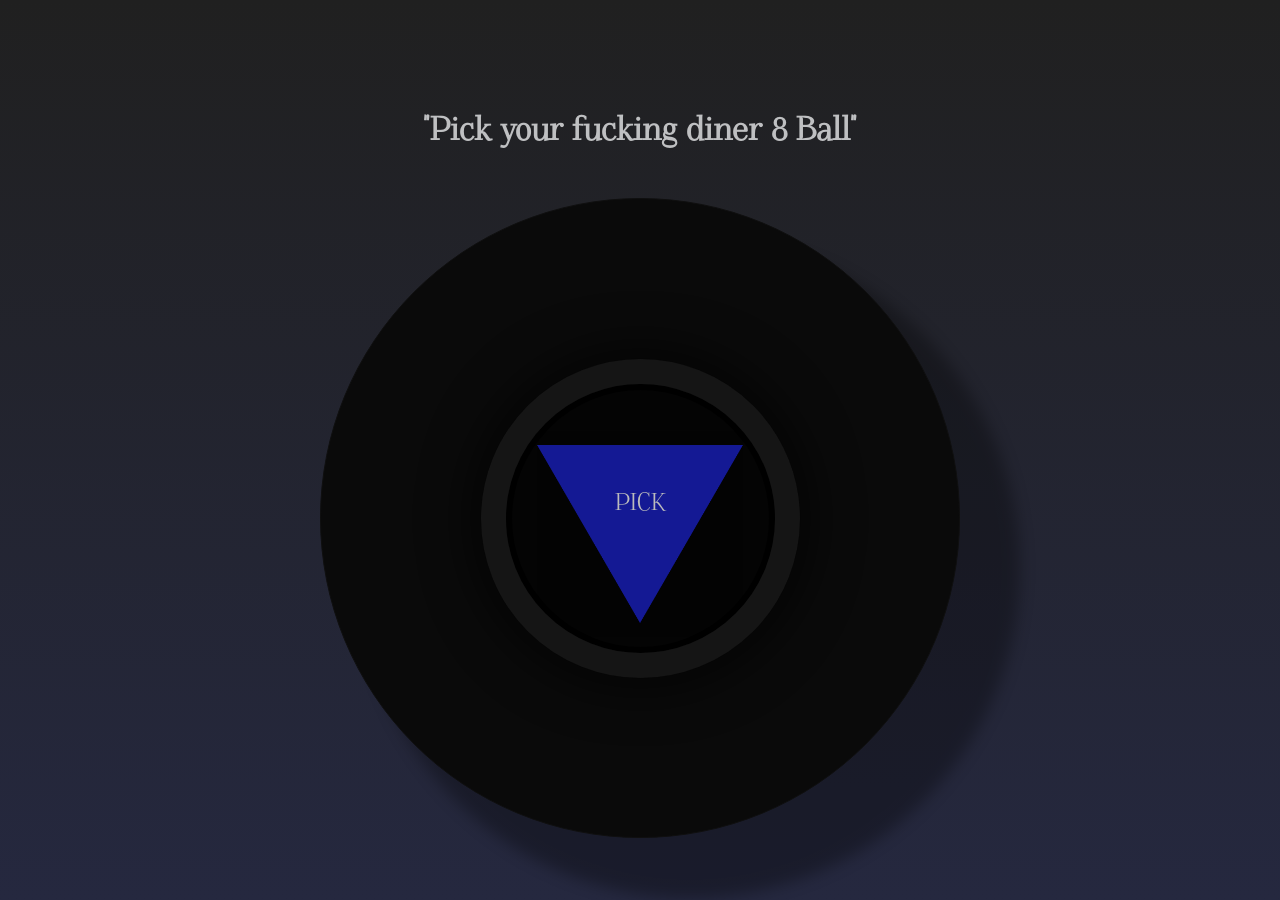
<file: exercises/ex1.html>
<!DOCTYPE html>
<html lang="en">
<head>
    <meta charset="UTF-8">
    <meta http-equiv="X-UA-Compatible" content="IE=edge">
    <meta name="viewport" content="width=device-width, initial-scale=1.0">
    <title>Diner Ball</title>
    <link rel="stylesheet" href="./css/ex1.css">
</head>
<body>
    <section class="">
    <!-- <h1>Roll the dice</h1> -->
    <!-- <button id="button">ROll THE DICE!</button> -->
    <!-- <h1>Yes you! Wanna see a magic trick?</h1> -->
    <h1>"Pick your fucking diner 8 Ball"</h1>
    <div id="ball" class="dice">
       <div class="result-wrapper">
        <div class="result-area">
            <div class="blue-triangle">
            <p id="result-text">PICK</p>
            </div>
        </div>
    </div>
        
    </div>

    </section>
    <script src="./js/ex1.js"></script>
</body>
</html>
</file>
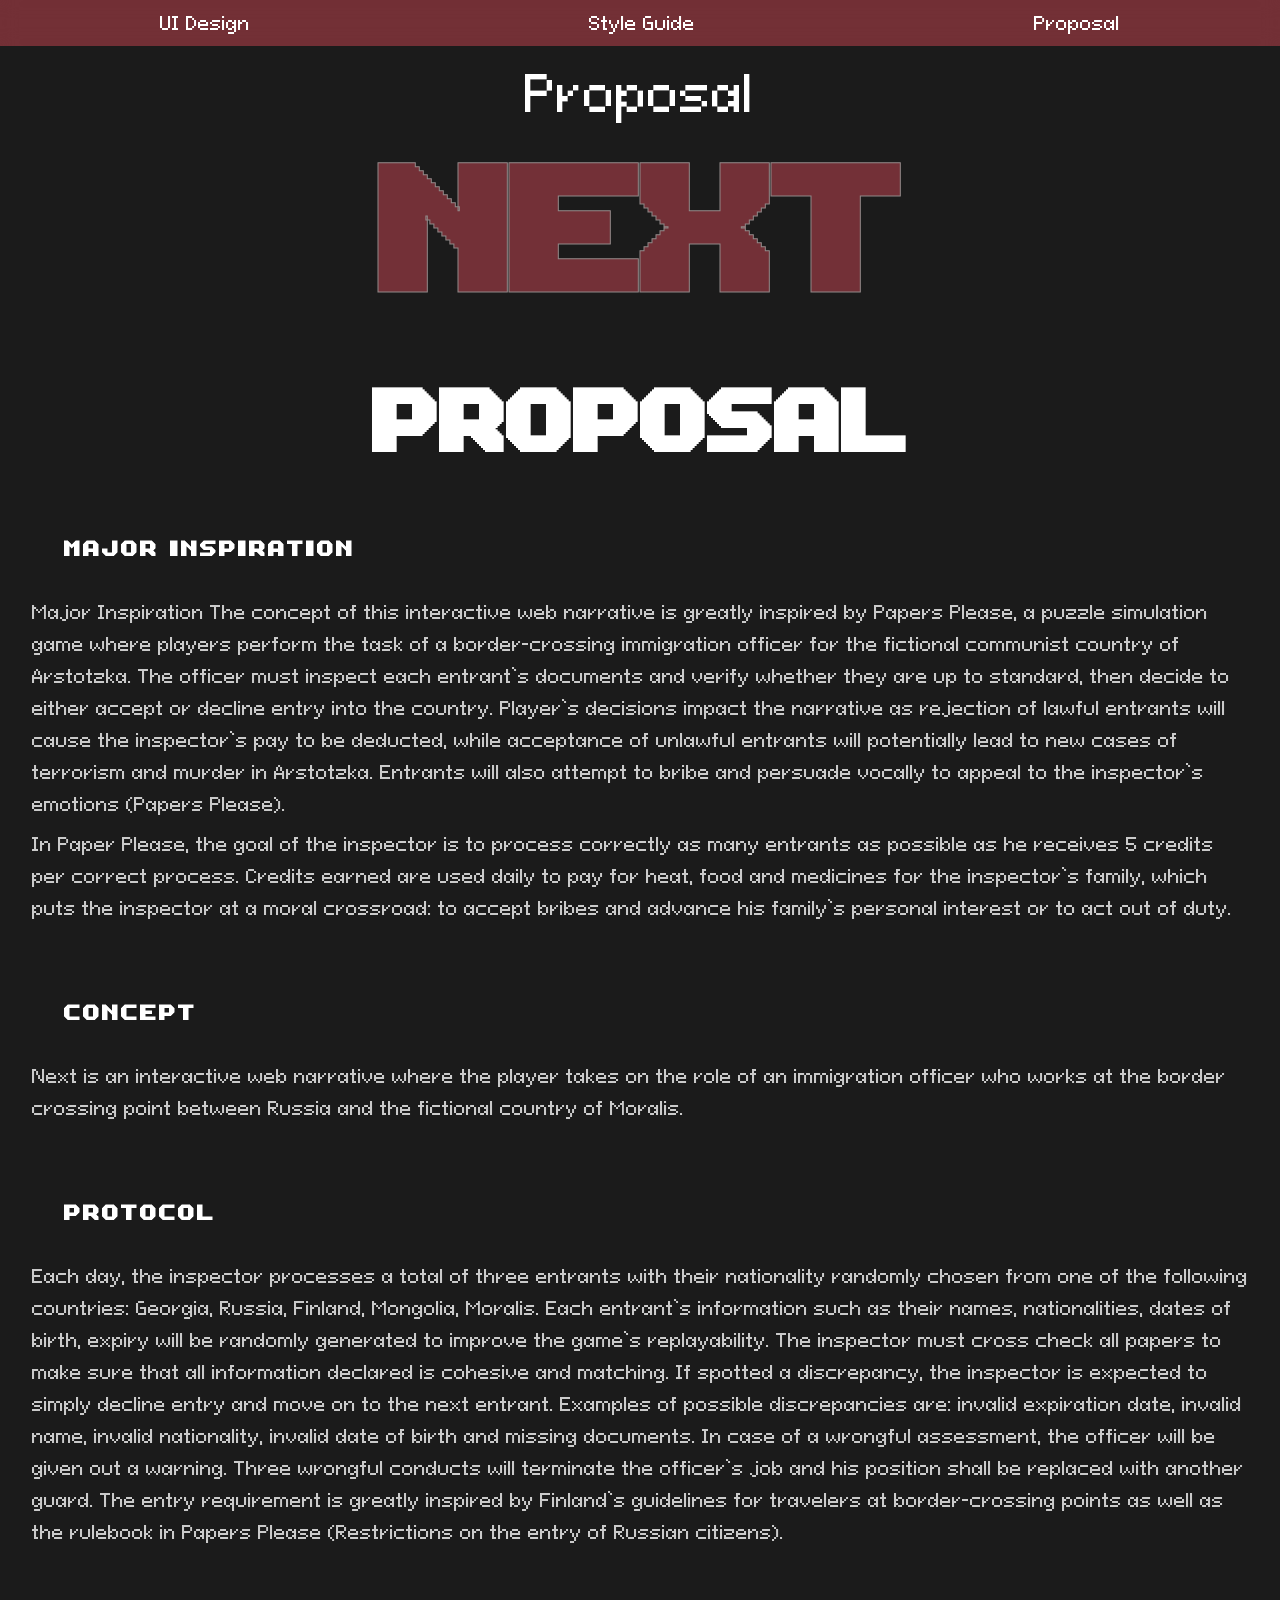
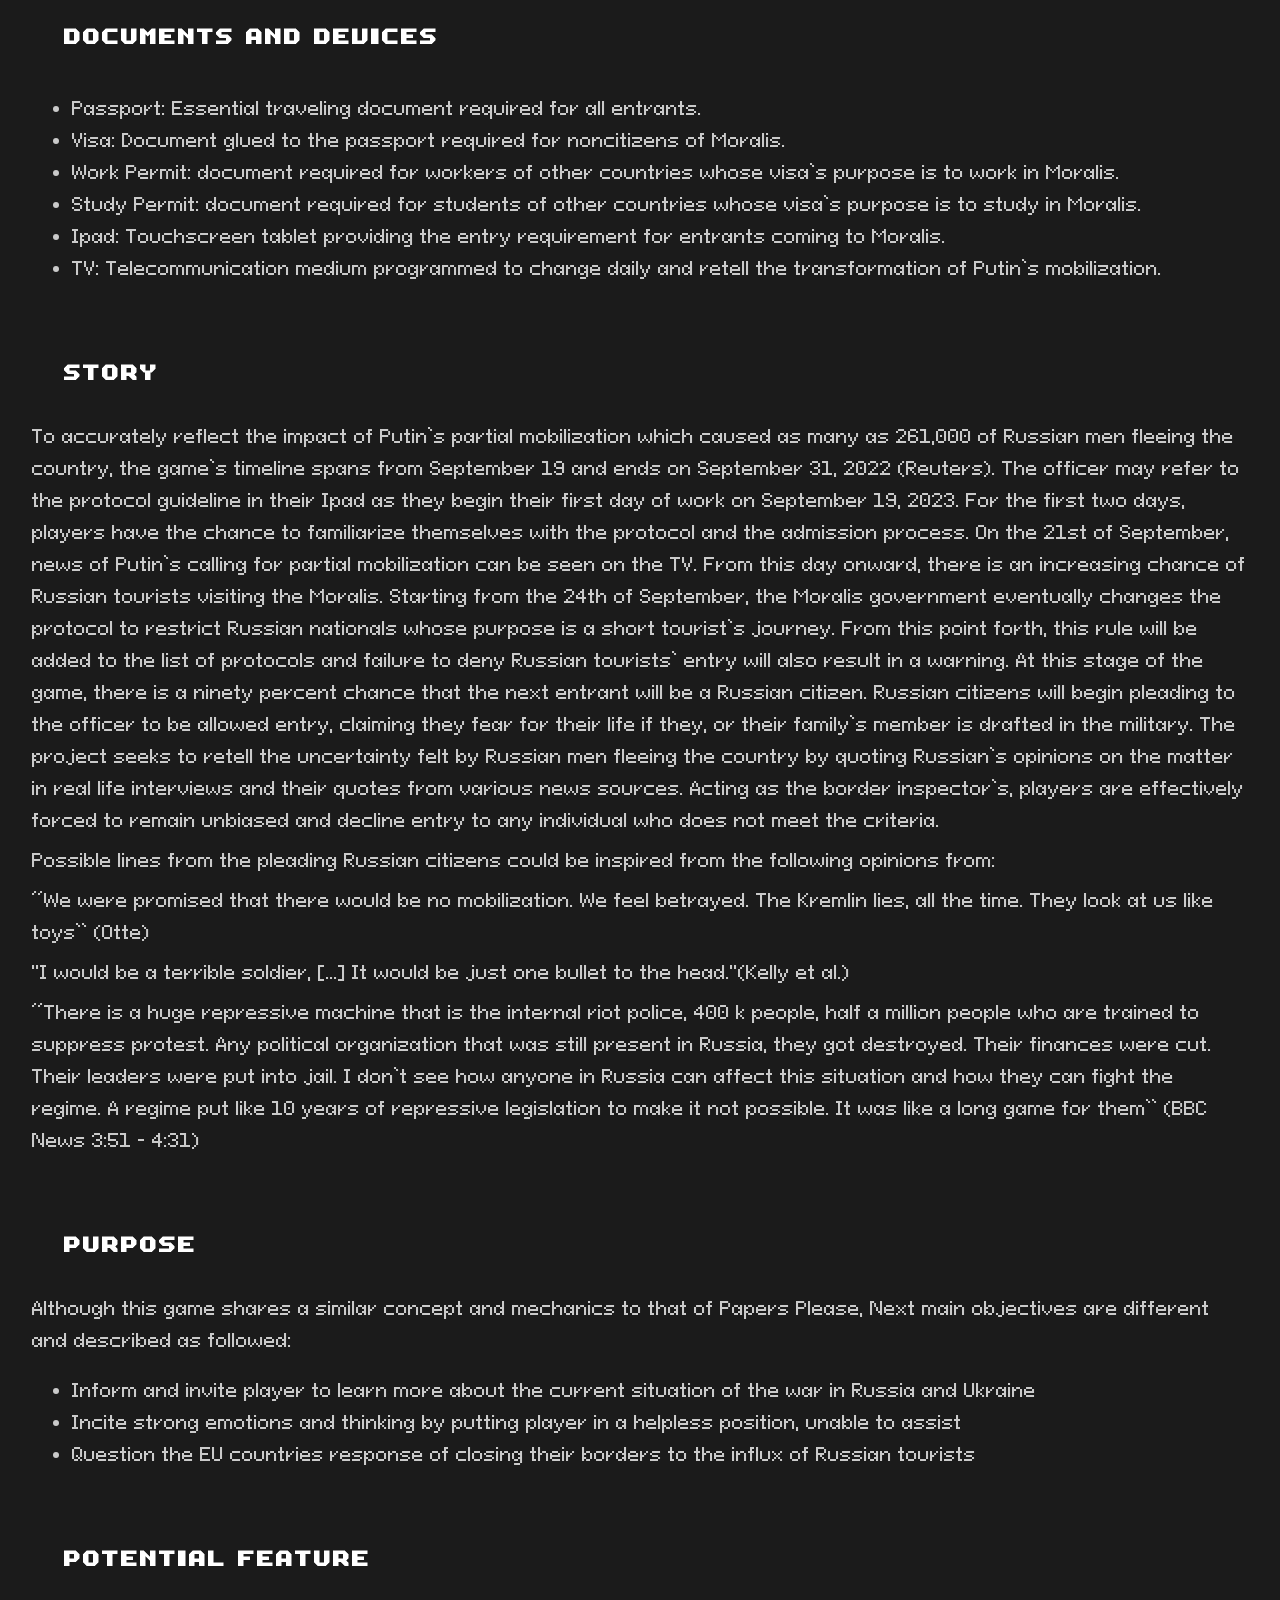
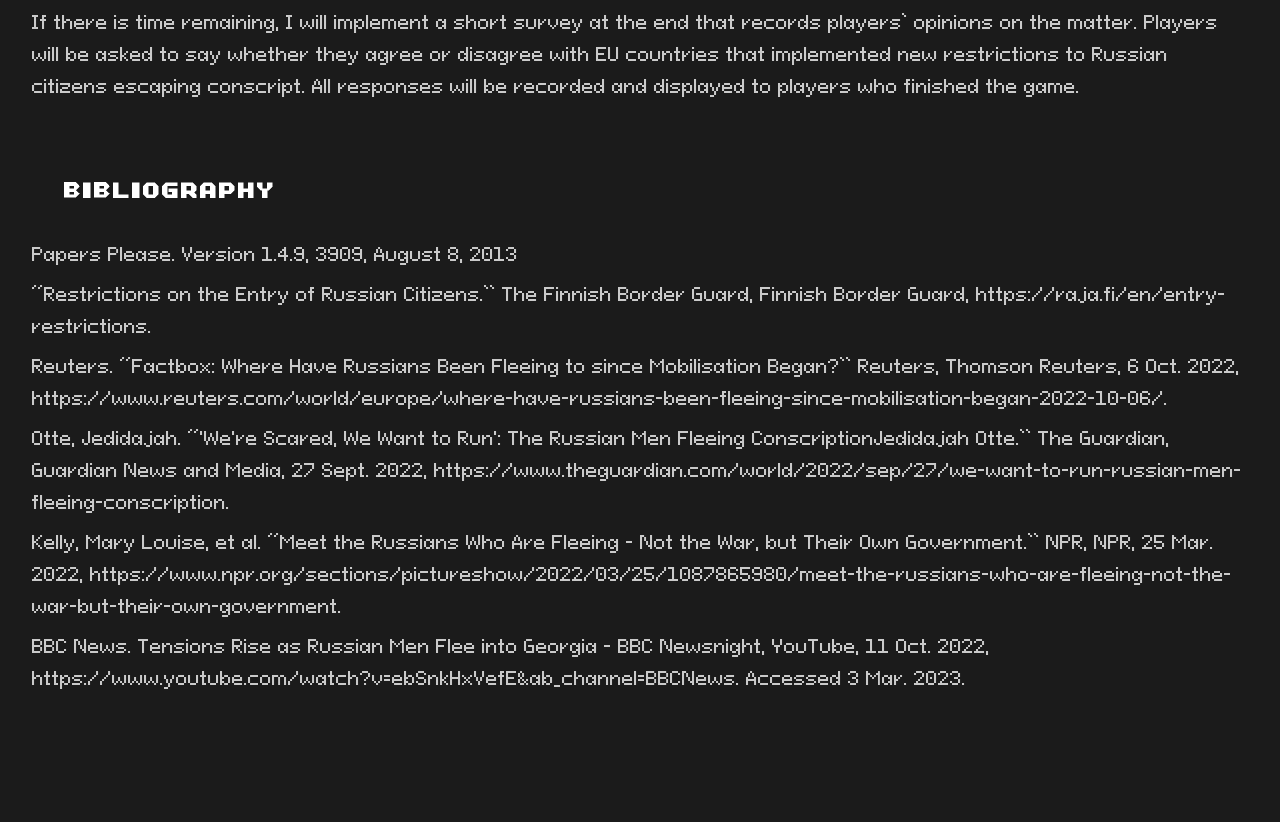
<file: midterm/proposal.html>
<!DOCTYPE html>
<html lang="en">
<head>
    <meta charset="UTF-8">
    <meta http-equiv="X-UA-Compatible" content="IE=edge">
    <meta name="viewport" content="width=device-width, initial-scale=1.0">
    <link rel="stylesheet" href="./style.css">
    <title>UI Design | Next</title>
</head>
<body>
    <header>
        <nav>
            <div class="nav-wrapper">
                <a href="ui.html" class="ff-para-reg text-black fs-300">UI Design</a>
                <a href="style_guide.html" class="ff-para-reg text-black fs-300">Style Guide</a>
                <a href="proposal.html" class="ff-para-reg text-black fs-300">Proposal</a>
            </div>
        </nav>


    </header>

    <main>
        <h3 class="ff-para-reg fs-500"> Proposal</h3>
        <h1 class="ff-title-bold"> NEXT </h1>
        <section class="proposal">
            <h2 class="ff-title-bold top-extra ">Proposal</h2>
            <h3 class="ff-title-bold">Major Inspiration</h3>
            <p class="ff-para-reg fs-300">Major Inspiration
                The concept of this interactive web narrative is greatly inspired by Papers Please, a puzzle simulation game where players perform the task of a border-crossing immigration officer for the fictional communist country of Arstotzka. The officer must inspect each entrant’s documents and verify whether they are up to standard, then decide to either accept or decline entry into the country. Player’s decisions impact the narrative as rejection of lawful entrants will cause the inspector’s pay to be deducted, while acceptance of unlawful entrants will potentially lead to new cases of terrorism and murder in Arstotzka. Entrants will also attempt to bribe and persuade vocally to appeal to the inspector’s emotions (Papers Please). 
             
                </p>
                <p class="ff-para-reg fs-300">In Paper Please, the goal of the inspector is to process correctly as many entrants as possible as he receives 5 credits per correct process. Credits earned are used daily to pay for heat, food and medicines for the inspector’s family, which puts the inspector at a moral crossroad: to accept bribes and advance his family’s personal interest or to act out of duty. 
                 
                </p>
                <h3 class="ff-title-bold">Concept</h3>
                <p class="ff-para-reg fs-300">Next is an interactive web narrative where the player takes on the role of an immigration officer who works at the border crossing point between Russia and the fictional country of Moralis. 
                </p>
                <h3 class="ff-title-bold">Protocol</h3>
                <p class="ff-para-reg fs-300">Each day, the inspector processes a total of three entrants with their nationality randomly chosen from one of the following countries: Georgia, Russia, Finland, Mongolia, Moralis. Each entrant’s information such as their names, nationalities, dates of birth, expiry will be randomly generated to improve the game’s replayability. The inspector must cross check all papers to make sure that all information declared is cohesive and matching. If spotted a discrepancy, the inspector is expected to simply decline entry and move on to the next entrant. Examples of possible discrepancies are: invalid expiration date, invalid name, invalid nationality, invalid date of birth and missing documents. In case of a wrongful assessment, the officer will be given out a warning. Three wrongful conducts will terminate the officer’s job and his position shall be replaced with another guard. The entry requirement is greatly inspired by Finland’s guidelines for travelers at border-crossing points as well as the rulebook in Papers Please (Restrictions on the entry of Russian citizens).  
                </p>
                <h3 class="ff-title-bold">Documents and Devices
                </h3>
                <ul>
                <li class="ff-para-reg fs-300">Passport: Essential traveling document required for all entrants.

                </li>
                <li class="ff-para-reg fs-300">Visa: Document glued to the passport required for noncitizens of Moralis.

                </li>
                <li class="ff-para-reg fs-300">Work Permit: document required for workers of other countries whose visa’s purpose is to work in Moralis.


                </li>
                <li class="ff-para-reg fs-300">Study Permit: document required for students of other countries whose visa’s purpose is to study in Moralis.


                </li>
                <li class="ff-para-reg fs-300">Ipad: Touchscreen tablet providing the entry requirement for entrants coming to Moralis.

                </li>
                <li class="ff-para-reg fs-300">TV: Telecommunication medium programmed to change daily and retell the transformation of Putin’s mobilization.
                </li>

            </ul>
                <h3 class="ff-title-bold">Story
                </h3>
                <p class="ff-para-reg fs-300">To accurately reflect the impact of Putin’s partial mobilization which caused as many as 261,000 of Russian men fleeing the country, the game’s timeline spans from September 19 and ends on September 31, 2022 (Reuters). The officer may refer to the protocol guideline in their Ipad as they begin their first day of work on September 19, 2023. For the first two days, players have the chance to familiarize themselves with the protocol and the admission process. On the 21st of September, news of Putin’s calling for partial mobilization can be seen on the TV. From this day onward, there is an increasing chance of Russian tourists visiting the Moralis. Starting from the 24th of September, the Moralis government eventually changes the protocol to restrict Russian nationals whose purpose is a short tourist’s journey. From this point forth, this rule will be added to the list of protocols and failure to deny Russian tourists’ entry will also result in a warning. At this stage of the game, there is a ninety percent chance that the next entrant will be a Russian citizen. Russian citizens will begin pleading to the officer to be allowed entry, claiming they fear for their life if they, or their family’s member is drafted in the military. The project seeks to retell the uncertainty felt by Russian men fleeing the country by quoting Russian’s opinions on the matter in real life interviews and their quotes from various news sources. Acting as the border inspector’s, players are effectively forced to remain unbiased and decline entry to any individual who does not meet the criteria.
                </p>
                <p class="ff-para-reg fs-300">Possible lines from the pleading Russian citizens could be inspired from the following opinions from:

                </p>
                <p class="ff-para-reg fs-300">“We were promised that there would be no mobilization. We feel betrayed. The Kremlin lies, all the time. They look at us like toys” (Otte)

                </p>
                <p class="ff-para-reg fs-300">"I would be a terrible soldier, [...] It would be just one bullet to the head."(Kelly et al.)

                </p>
                <p class="ff-para-reg fs-300">“There is a huge repressive machine that is the internal riot police, 400 k people, half a million people who are trained to suppress protest. Any political organization that was still present in Russia, they got destroyed. Their finances were cut. Their leaders were put into jail. I don’t see how anyone in Russia can affect this situation and how they can fight the regime. A regime put like 10 years of repressive legislation to make it not possible. It was like a long game for them” (BBC News 3:51 - 4:31)
                </p>

                <h3 class="ff-title-bold">Purpose
                </h3>
                <p class="ff-para-reg fs-300">Although this game shares a similar concept and mechanics to that of Papers Please, Next main objectives are different and described as followed:
                </p>
                <ul class="ff-para-reg fs-300">
                    <li>Inform and invite player to learn more about the current situation of the war in Russia and Ukraine</li>
                    <li>Incite strong emotions and thinking by putting player in a helpless position, unable to assist  </li>
                    <li>Question the EU countries response of closing their borders to the influx of Russian tourists</li>
                </ul>
                <h3 class="ff-title-bold">Potential feature:

                </h3>
                <p class="ff-para-reg fs-300">If there is time remaining, I will implement a short survey at the end that records players’ opinions on the matter. Players will be asked to say whether they agree or disagree with EU countries that implemented new restrictions to Russian citizens escaping conscript. All responses will be recorded and displayed to players who finished the game.
                </p>
                <h3 class="ff-title-bold">Bibliography

                </h3>
                <p class="ff-para-reg fs-300">Papers Please. Version 1.4.9, 3909, August 8, 2013
                </p>
                <p class="ff-para-reg fs-300">“Restrictions on the Entry of Russian Citizens.” The Finnish Border Guard, Finnish Border Guard, https://raja.fi/en/entry-restrictions.

                </p>
                <p class="ff-para-reg fs-300">Reuters. “Factbox: Where Have Russians Been Fleeing to since Mobilisation Began?” Reuters, Thomson Reuters, 6 Oct. 2022, https://www.reuters.com/world/europe/where-have-russians-been-fleeing-since-mobilisation-began-2022-10-06/. 

                </p>
                <p class="ff-para-reg fs-300">Otte, Jedidajah. “'We're Scared, We Want to Run': The Russian Men Fleeing ConscriptionJedidajah Otte.” The Guardian, Guardian News and Media, 27 Sept. 2022, https://www.theguardian.com/world/2022/sep/27/we-want-to-run-russian-men-fleeing-conscription. 

                </p>
                <p class="ff-para-reg fs-300">Kelly, Mary Louise, et al. “Meet the Russians Who Are Fleeing - Not the War, but Their Own Government.” NPR, NPR, 25 Mar. 2022, https://www.npr.org/sections/pictureshow/2022/03/25/1087865980/meet-the-russians-who-are-fleeing-not-the-war-but-their-own-government. 
                </p>
                <p class="ff-para-reg fs-300">BBC News. Tensions Rise as Russian Men Flee into Georgia - BBC Newsnight, YouTube, 11 Oct. 2022, https://www.youtube.com/watch?v=ebSnkHxVefE&ab_channel=BBCNews. Accessed 3 Mar. 2023. 
                </p>
        </section>
       
        
   
     
    </main>


    <!-- <script> 
function getRandomDate(startDate, endDate) {
    const minValue = startDate.getTime();
    const maxValue = endDate.getTime();
    const timestamp = Math.floor(Math.random() * (maxValue - minValue + 1) + minValue);
    return new Date(timestamp);
}

console.log(getRandomDate(new Date(2020,0,29),new Date(2020,0,31))); // Thu Jun 17 2027 23:13:22 GMT+0200
// console.log(d);
//         function randomDate(start, end) {
//   return new Date(start.getTime() + Math.random() * (end.getTime() - start.getTime()))
// }

// console.log(randomDate(new Date(2023, 0, 1), new Date()))
    </script>  -->
</body>
</html>
</file>
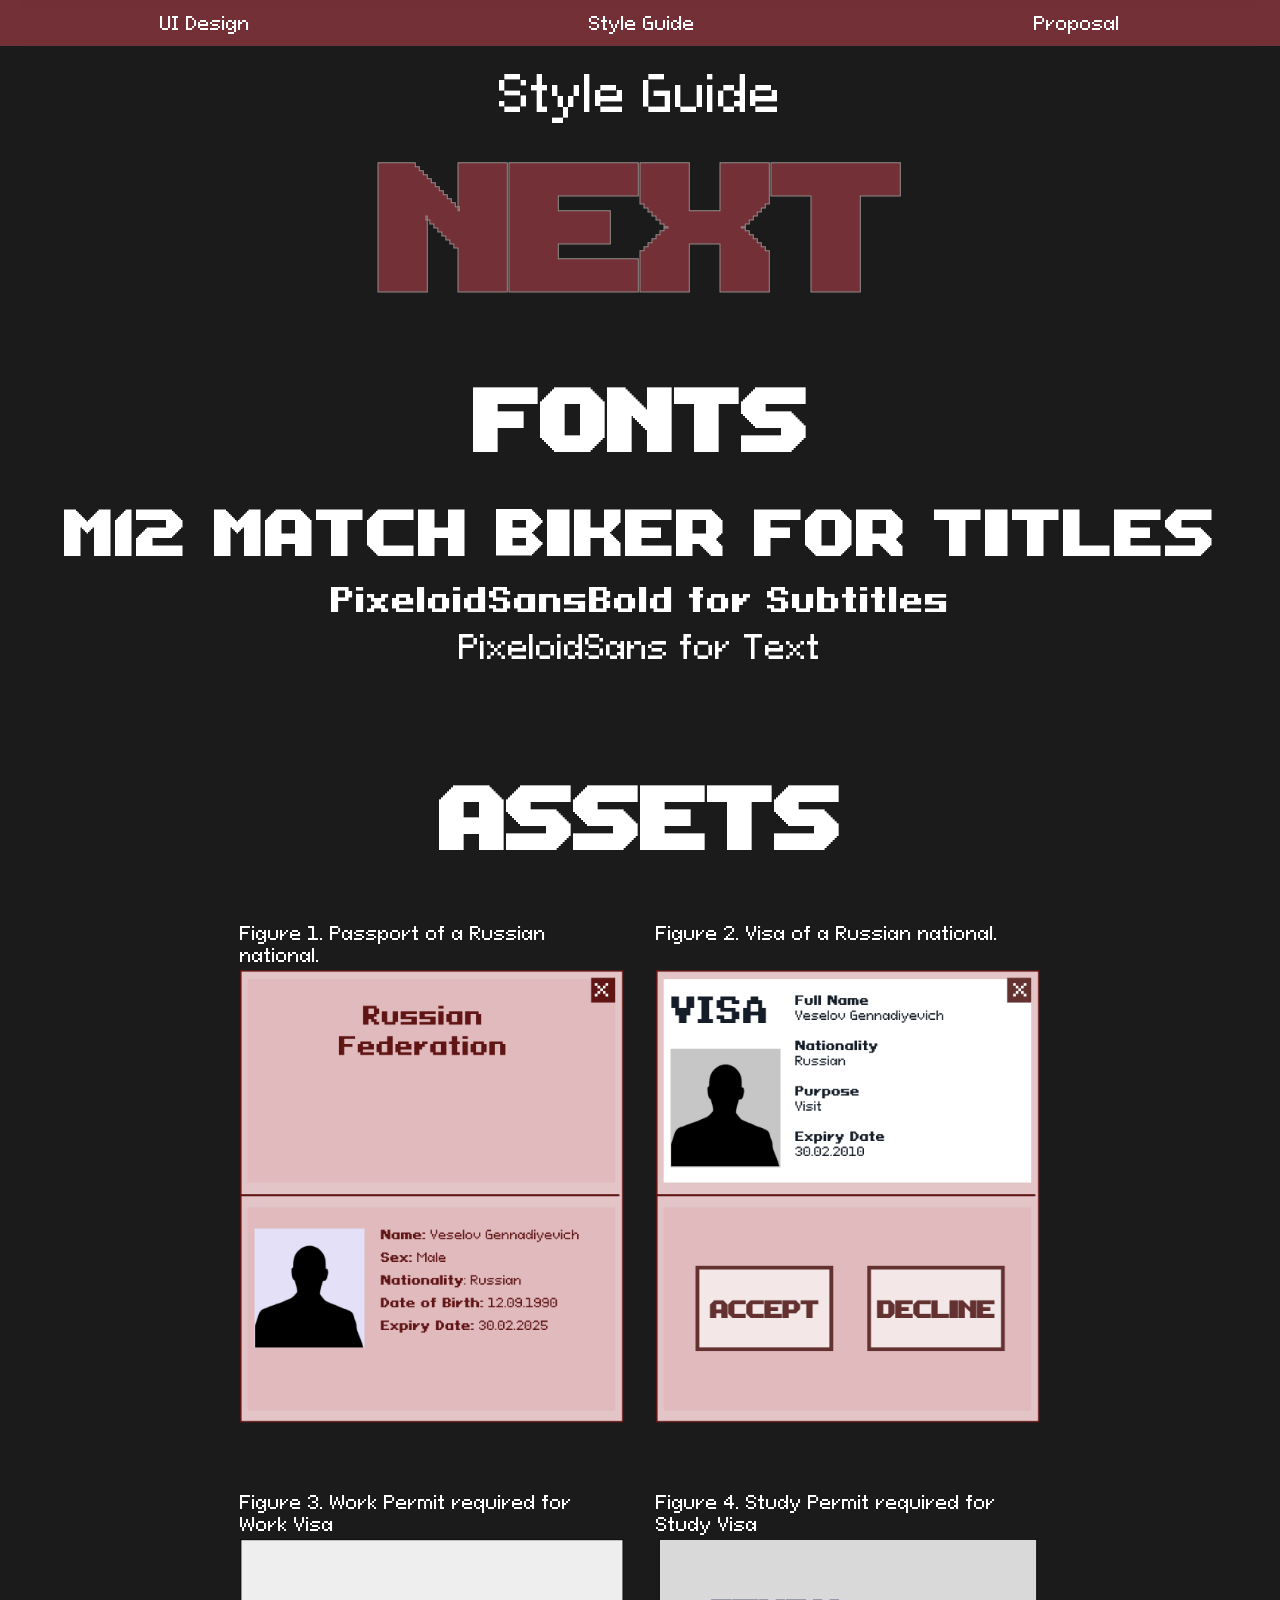
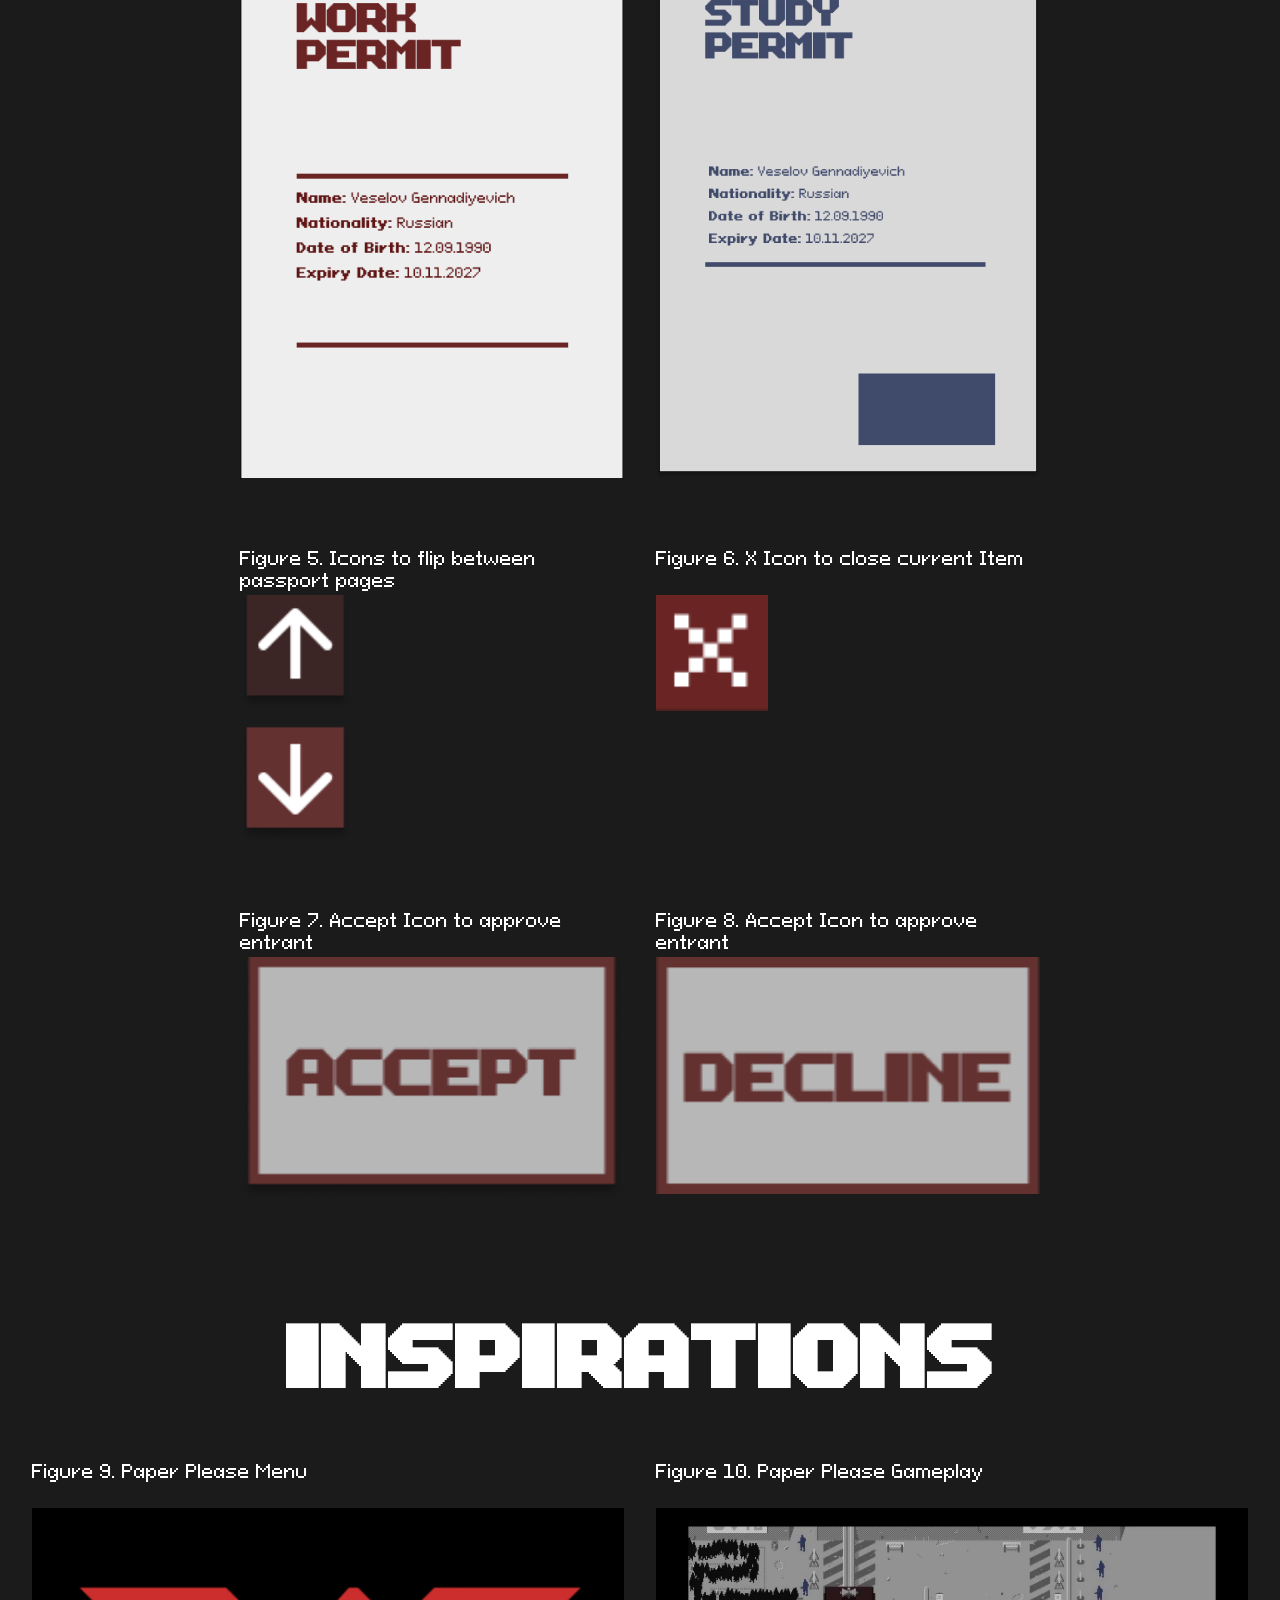
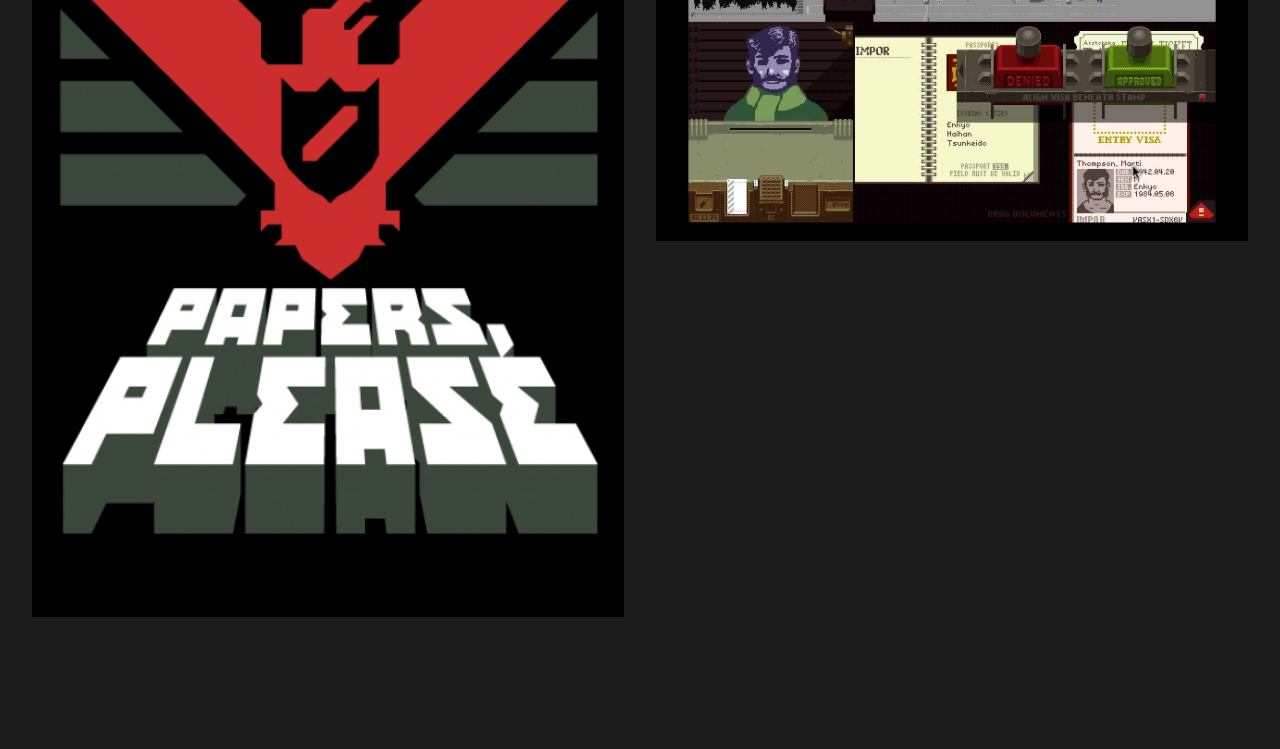
<file: midterm/style_guide.html>
<!DOCTYPE html>
<html lang="en">
<head>
    <meta charset="UTF-8">
    <meta http-equiv="X-UA-Compatible" content="IE=edge">
    <meta name="viewport" content="width=device-width, initial-scale=1.0">
    <link rel="stylesheet" href="./style.css">
    <title>Style Guideline | Next </title>
</head>
<body>
    <header>
        <nav>
            <div class="nav-wrapper">
                <a href="ui.html" class="ff-para-reg text-black fs-300">UI Design</a>
                <a href="style_guide.html" class="ff-para-reg text-black fs-300">Style Guide</a>
                <a href="proposal.html" class="ff-para-reg text-black fs-300">Proposal</a>
            </div>
        </nav>


    </header>

    <main>
        <h3 class="ff-para-reg fs-500" > Style Guide</h3>
        <h1 class="ff-title-bold"> NEXT </h1>

        <section>
            <h2 class="ff-title-bold  top-extra">Fonts</h2>
            <p class="ff-title-bold fs-500 text-center">M12 Match Biker for TITLEs</h3>
            <p class="ff-para-bold fs-400 text-center">PixeloidSansBold for Subtitles</h4>
            <p class="ff-para-reg fs-400 text-center">PixeloidSans for Text</p>
        </section>


        <section >
            <h2 class="ff-title-bold  top-extra">Assets</h2>
            <div class="guideline-wrapper grid">
            <figure>
                <div class=" ff-para-reg fs-300 captions">Figure 1. Passport of a Russian national. </div>
                <img src="./assets/images/Passport.png" alt="">
                
            </figure>
            <figure>
                <div class=" ff-para-reg fs-300 captions">Figure 2. Visa of a Russian national. </div>
                <img src="./assets/images/PassportVisa.png" alt="">
                
            </figure>
          

            <figure class="">
                <div class=" ff-para-reg fs-300 captions">Figure 3. Work Permit required for Work Visa</div>
                <img src="./assets/images/work_permit.png" alt="">
            </figure>
            <figure class="">
                <div class=" ff-para-reg fs-300 captions">Figure 4. Study Permit required for Study Visa</div>
                <img src="./assets/images/study_permit.png" alt="">
            </figure>

            <figure class="icons">
                <div class=" ff-para-reg fs-300 captions">Figure 5. Icons to flip between passport pages </div>
                <img src="./assets/images/arrows.png" alt="">
                
            </figure>
            <figure class="icons">
                <div class=" ff-para-reg fs-300 captions">Figure 6. X Icon to close current Item </div>
                <img src="./assets/images/close-icon.png" alt="">
            </figure>
            <figure class="">
                <div class=" ff-para-reg fs-300 captions">Figure 7. Accept Icon to approve entrant </div>
                <img src="./assets/images/accept.png" alt="">
            </figure>
            <figure class="">
                <div class=" ff-para-reg fs-300 captions">Figure 8. Accept Icon to approve entrant </div>
                <img src="./assets/images/decline.png" alt="">
            </figure>
        </div>
        </section>

        <section>
            <h2 class="ff-title-bold  top-extra">Inspirations</h2>
            <div class="inspiration-wrapper grid">

                <figure class="">
                    <div class=" ff-para-reg fs-300 captions">Figure 9. Paper Please Menu</div>
                    <img src="./assets/images/paperPlease.jpg" alt="">
                </figure>

                <figure class="">
                    <div class=" ff-para-reg fs-300 captions">Figure 10. Paper Please Gameplay</div>
                    <img src="./assets/images/gameplay.jpg" alt="">
                </figure>

            </section>
        </section>
    </main>




    <!-- <script> 
function getRandomDate(startDate, endDate) {
    const minValue = startDate.getTime();
    const maxValue = endDate.getTime();
    const timestamp = Math.floor(Math.random() * (maxValue - minValue + 1) + minValue);
    return new Date(timestamp);
}

console.log(getRandomDate(new Date(2020,0,29),new Date(2020,0,31))); // Thu Jun 17 2027 23:13:22 GMT+0200
// console.log(d);
//         function randomDate(start, end) {
//   return new Date(start.getTime() + Math.random() * (end.getTime() - start.getTime()))
// }

// console.log(randomDate(new Date(2023, 0, 1), new Date()))
    </script>  -->
</body>
</html>
</file>
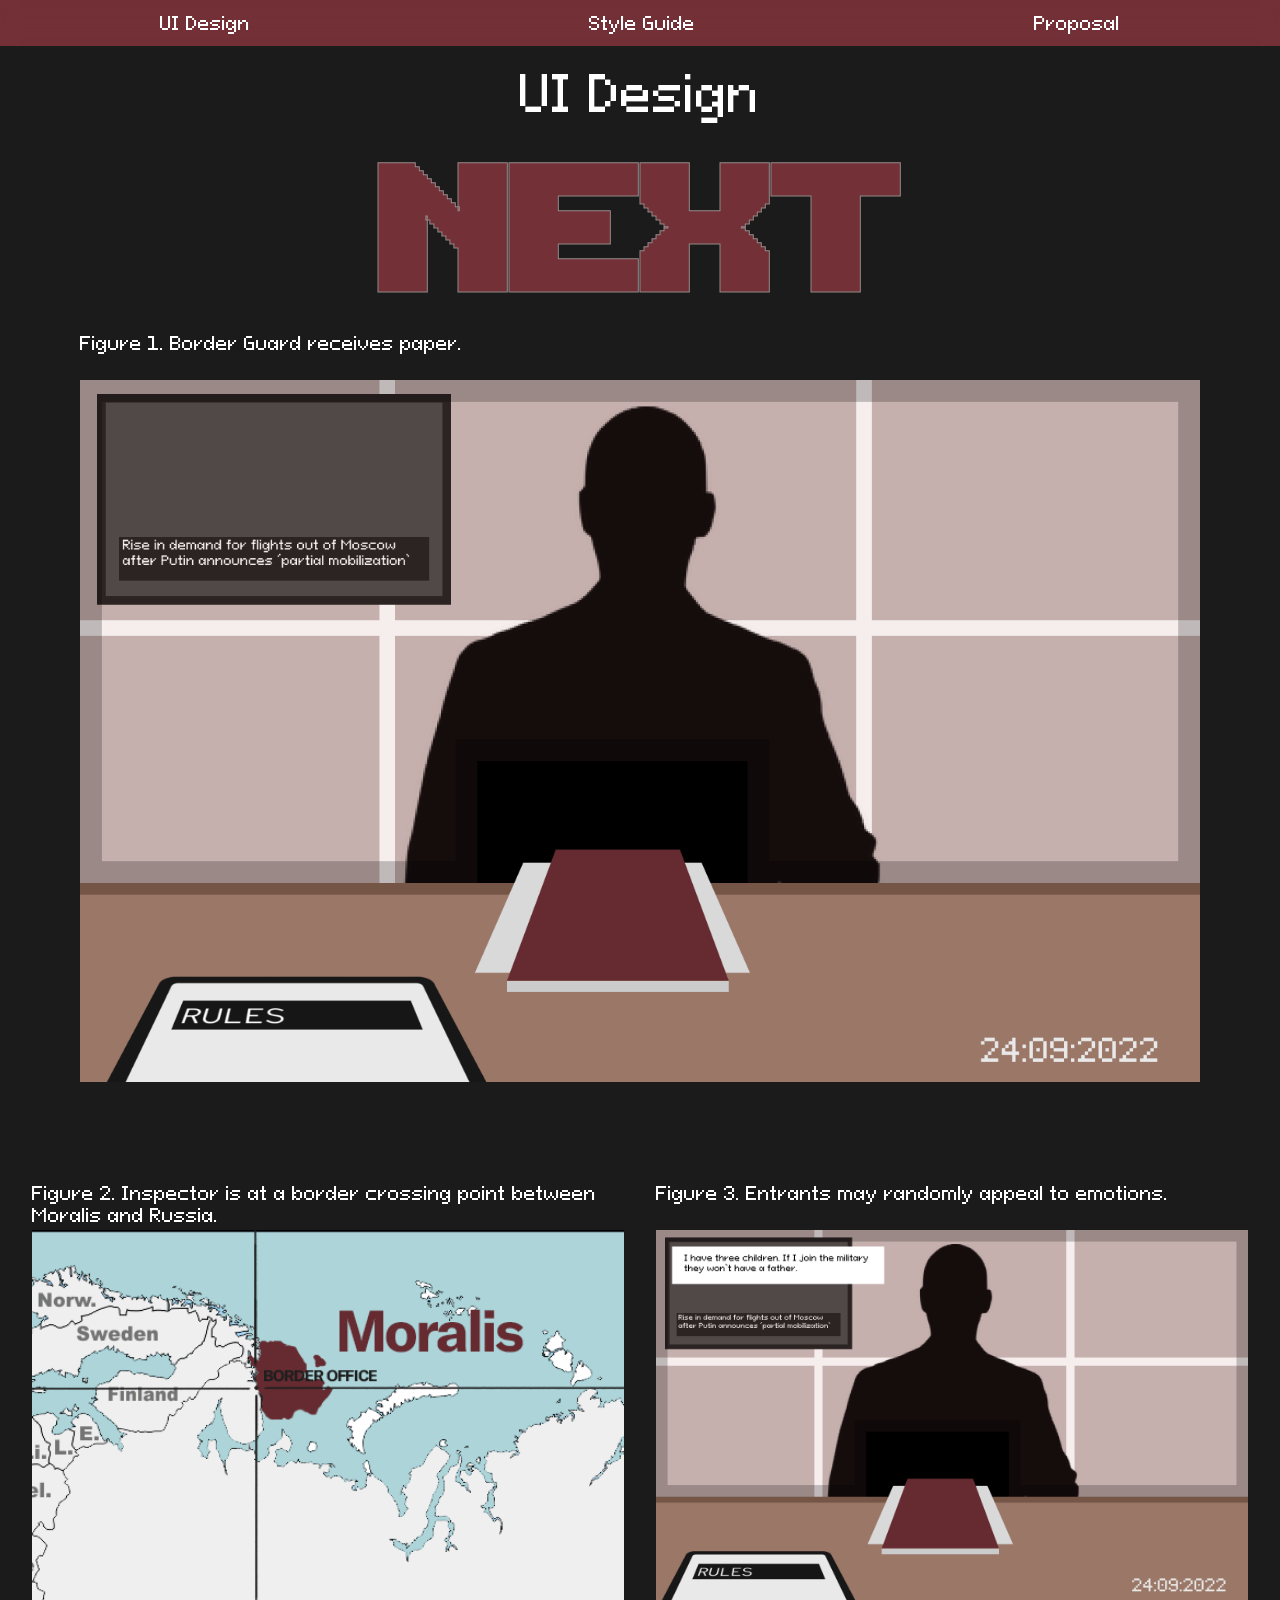
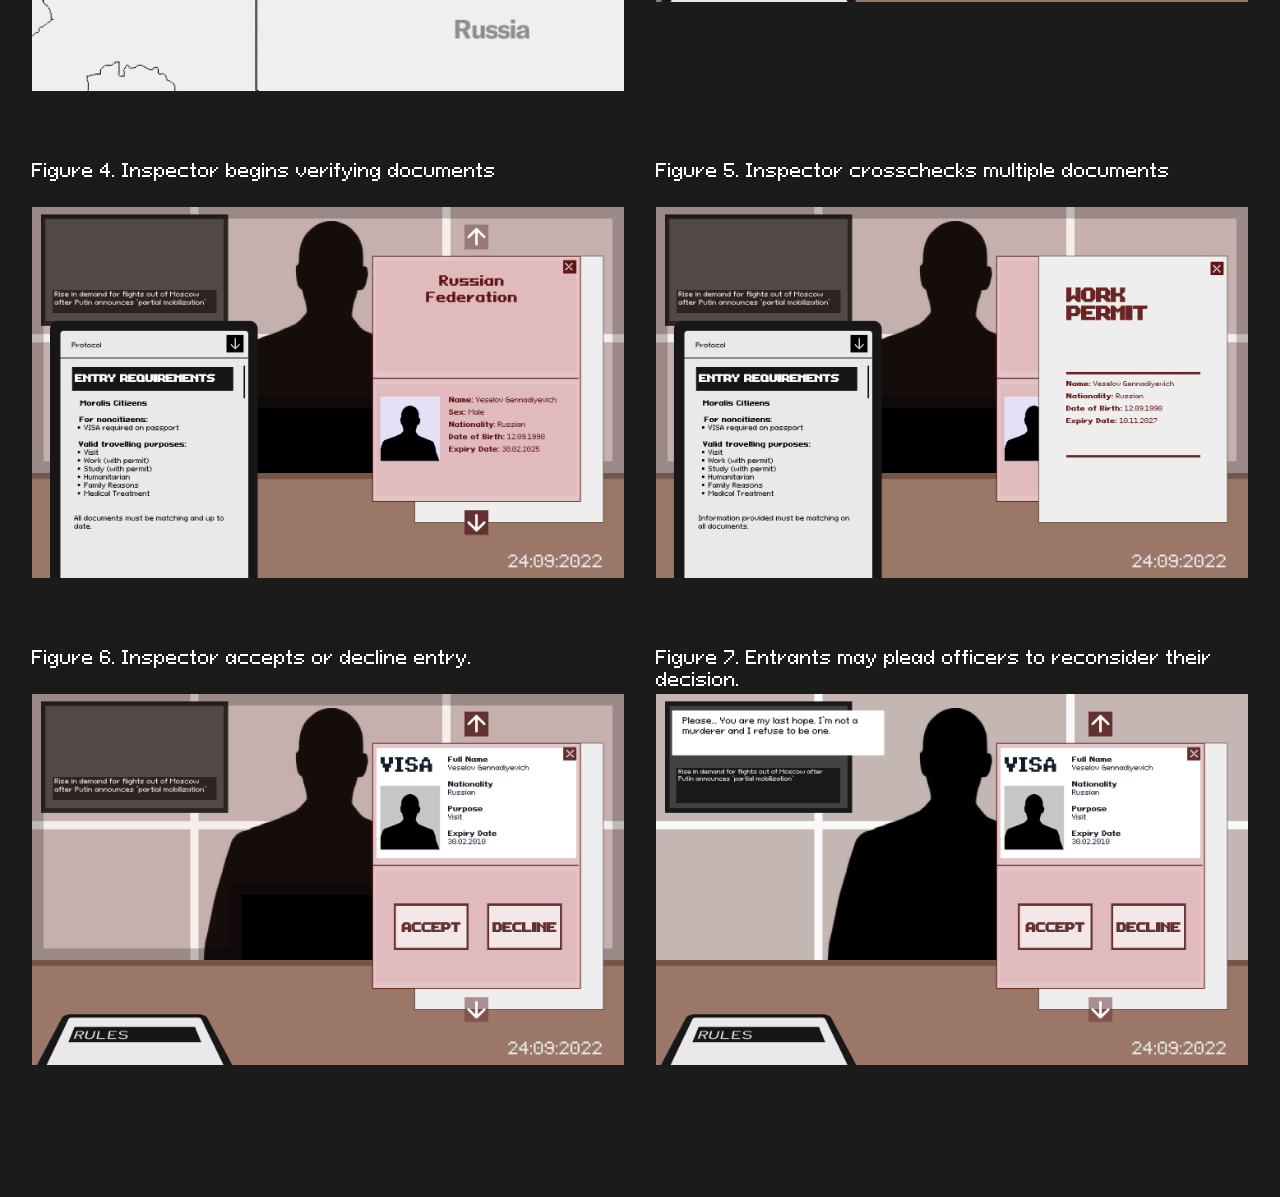
<file: midterm/ui.html>
<!DOCTYPE html>
<html lang="en">
<head>
    <meta charset="UTF-8">
    <meta http-equiv="X-UA-Compatible" content="IE=edge">
    <meta name="viewport" content="width=device-width, initial-scale=1.0">
    <link rel="stylesheet" href="./style.css">
    <title>UI Design | Next</title>
</head>
<body>
    <header>
        <nav>
            <div class="nav-wrapper">
                <a href="ui.html" class="ff-para-reg text-black fs-300">UI Design</a>
                <a href="style_guide.html" class="ff-para-reg text-black fs-300">Style Guide</a>
                <a href="proposal.html" class="ff-para-reg text-black fs-300">Proposal</a>
            </div>
        </nav>

    </header>

    <main>
        <h3 class="ff-para-reg fs-500"> UI Design</h3>
        <h1 class="ff-title-bold"> NEXT </h1>



        <!-- <h2 class="ff-title-bold top-extra ">Screenshots</h2> -->
        <figure class="special">
            <div class=" ff-para-reg fs-300 captions">Figure 1. Border Guard receives paper. </div>
            <img src="./assets/images/1.png" alt="" class="">
        </figure>
   
        <section class="screenshots-wrapper grid">
          
            <figure>
                <div class=" ff-para-reg fs-300 captions">Figure 2. Inspector is at a border crossing point between Moralis and Russia. </div>
                <img src="./assets/images/map.png" alt="">
                
            </figure>
            
            <!-- <div>Fig2. Map of the place</div> -->
            <figure>
                <div class=" ff-para-reg fs-300 captions">Figure 3. Entrants may  randomly appeal to emotions. </div>
                <img src="./assets/images/2.png" alt="" class="">
            </figure>
           
            <figure>
                <div class=" ff-para-reg fs-300 captions">Figure 4. Inspector begins verifying documents </div>
                <img src="./assets/images/3.png" alt="" class="">
            </figure>
            <figure>
                <div class=" ff-para-reg fs-300 captions">Figure 5. Inspector crosschecks multiple documents </div>
                <img src="./assets/images/4.png" alt="" class="">
            </figure>
            <figure>
                <div class=" ff-para-reg fs-300 captions">Figure 6. Inspector accepts or decline entry. </div>
                <img src="./assets/images/5.png" alt="" class="">
            </figure>
            <figure>
                <div class=" ff-para-reg fs-300 captions">Figure 7. Entrants may plead officers to reconsider their decision.</div>
                <img src="./assets/images/6.png" alt="" class="">
            </figure>
        </section>
    </main>




    <!-- <script> 
function getRandomDate(startDate, endDate) {
    const minValue = startDate.getTime();
    const maxValue = endDate.getTime();
    const timestamp = Math.floor(Math.random() * (maxValue - minValue + 1) + minValue);
    return new Date(timestamp);
}

console.log(getRandomDate(new Date(2020,0,29),new Date(2020,0,31))); // Thu Jun 17 2027 23:13:22 GMT+0200
// console.log(d);
//         function randomDate(start, end) {
//   return new Date(start.getTime() + Math.random() * (end.getTime() - start.getTime()))
// }

// console.log(randomDate(new Date(2023, 0, 1), new Date()))
    </script>  -->
</body>
</html>
</file>
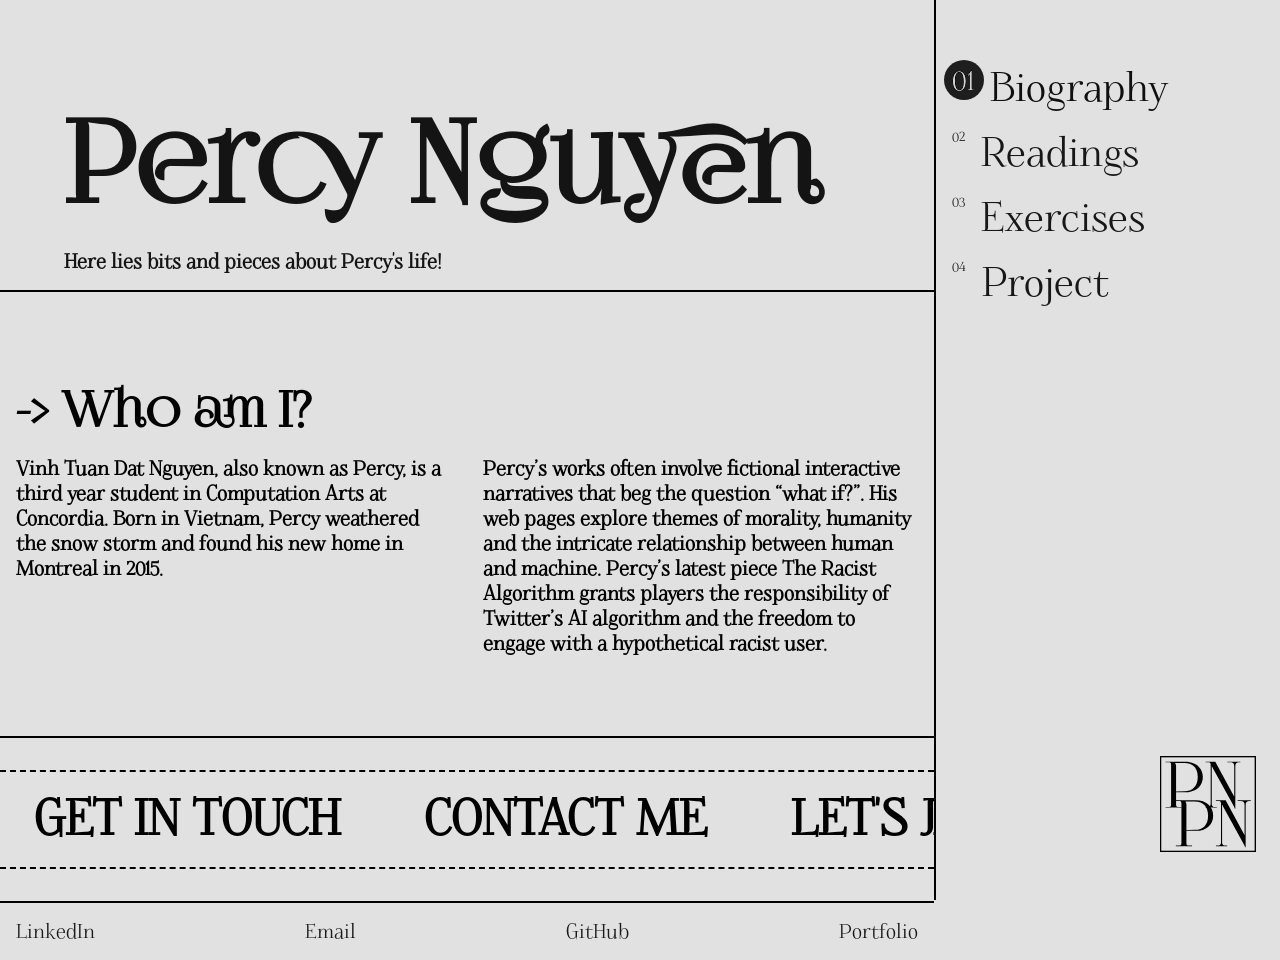
<file: p_website/biography.html>
<!DOCTYPE html>
<html lang="en">

<head>
    <meta charset="UTF-8">
    <meta http-equiv="X-UA-Compatible" content="IE=edge">
    <meta name="viewport" content="width=device-width, initial-scale=1.0">
    <link rel="stylesheet" href="./style.css">
    <title>Biography | Percy 449</title>
</head>

<body>

    <header>
        <nav class="primary-navigation" data-open="true">
            <div class="tabs-menu">
                <div>
                <a href="biography.html" class="tabs-wrapper clickable">
                    <div class="tabs-orders active"> 01</div>
                    <div class="tabs-links active"> Biography </div>
                </a>
                <a href="readings.html" class="tabs-wrapper clickable">
                    <div class="tabs-orders "> 02</div>
                    <div class="tabs-links "> Readings</div>
                </a>

                <a href="exercises.html" class="tabs-wrapper clickable">
                    <div class="tabs-orders"> 03</div>
                    <div class="tabs-links"> Exercises</div>
                </a>
                <a href="project.html" class="tabs-wrapper clickable">
                    <div class="tabs-orders"> 04</div>
                    <div class="tabs-links"> Project</div>
                </a>
            </div>
            <div class="nav-logo">
                    
            </div>

            </div>
            
        </nav>
        <div data-toggle='off' class="menu-btn clickable">
            <div class="menu-btn__burger"></div>
        </div>
    </header>

    <section>
      
        <h1 class="">Percy Nguyen</h1>
        <!-- <p class="">Vinh Tuan Dat (Percy) Nguyen </p> -->
        <p class="">Here lies bits and pieces about Percy's life!</p>

        <p></p>
    </section>
       

    <section class="biography-sect2">
    
        <h2 class="">-> Who am I? </h2>
        <div class="grid-split-2">
        <p>Vinh Tuan Dat Nguyen, also known as Percy, is a third year student in Computation Arts at Concordia. Born in Vietnam, Percy weathered the snow storm and found his new home in Montreal in 2015. 
           
            </p>
       
        
            <!-- <h2 class="text-right">Who's this guy?</h2> -->
            <p> Percy’s works often involve fictional interactive narratives that beg the question “what if?”. His web pages explore themes of morality, humanity and the intricate relationship between human and machine. Percy’s latest piece The Racist Algorithm grants players the responsibility of Twitter’s AI algorithm and the freedom to engage with a hypothetical racist user.</p>
        </div>
    </section>
    <!-- <section class="panning-sect">
        <div class="marquee">
            <ul class="marquee__content x clickable">
              <li>CONTACT ME</li>
              <li>CONTACT ME</li>
              <li>CONTACT ME</li>
              
            </ul>
          
            <ul class="marquee__content y clickable" aria-hidden="true">
                <li>CONTACT ME</li>
                <li>CONTACT ME</li>
                <li>CONTACT ME</li>
                
            </ul>
          </div>
      
    </section> -->
    <section class="panning-sect">
      
        <div class="marquee clickable">
          <ul class="marquee__content x ">
            <li>GET IN TOUCH</li>
            <li>CONTACT ME</li>
            <li>LET'S JAM</li>
        
          </ul>
      
          <ul aria-hidden="true" class="marquee__content y">
            <li>GET IN TOUCH</li>
            <li>CONTACT ME</li>
            <li>LET'S JAM</li>
   
          </ul>
        </div>
      </section>
    
    <footer>
        <div class="footer-wrapper">

            <a href="https://www.linkedin.com/in/vinh-tuan-dat-nguyen-75696b24a/" target="blank" class="footer-tabs clickable">LinkedIn</a>
            <a href="mailto:percy.nguyen7@gmail.com" target="blank" class="footer-tabs clickable">Email</a>
            <a href="https://github.com/PercyNguyen7" target="blank" class="footer-tabs clickable">GitHub</a>
            <a href="https://percynguyen7.github.io/portfolio/"  target="blank"class="footer-tabs clickable">Portfolio</a>
            
            <!-- <a href="" class="footer-tabs-wrapper clickable">
                <div>Email</div>
                <div class="diagonal arrow small-icons"></div>  </a>
            <a href="" class="footer-tabs-wrapper clickable">
                <div>Instagram</div>
                <div class="diagonal arrow small-icons"></div>  </a>
            <a href="" class="footer-tabs-wrapper clickable">
                <div>Instagram</div>
                <div class="diagonal arrow small-icons"></div>  </a>
            <a href="" class="footer-tabs-wrapper clickable">
                <div>Instagram</div>
                <div class="diagonal arrow small-icons"></div>  </a> -->
        </div>
        <!-- <div>@Percy Nguyen </div> -->
    </footer>
    
  
   
    <div class="inner-cursor"></div>
    <div class="outer-cursor"></div>
    <script src="./app.js"></script>
</body>

</html>
</file>
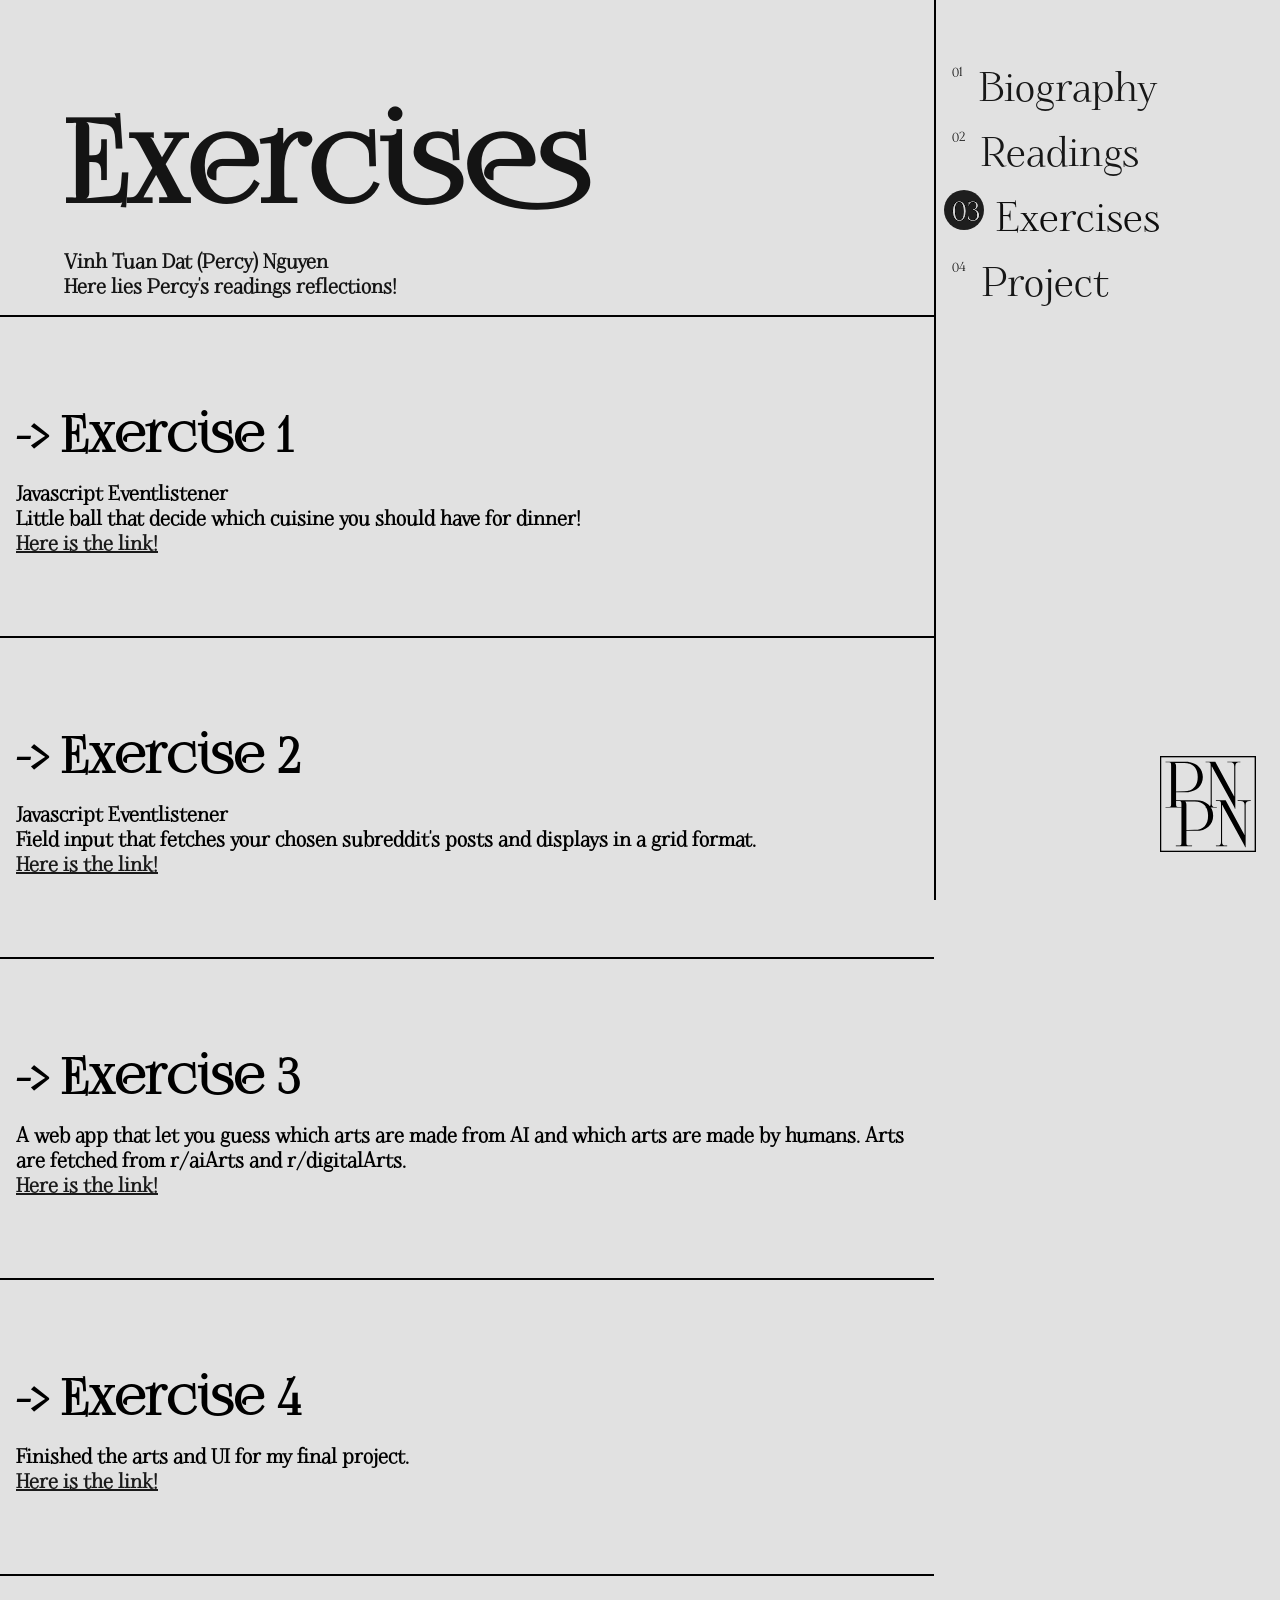
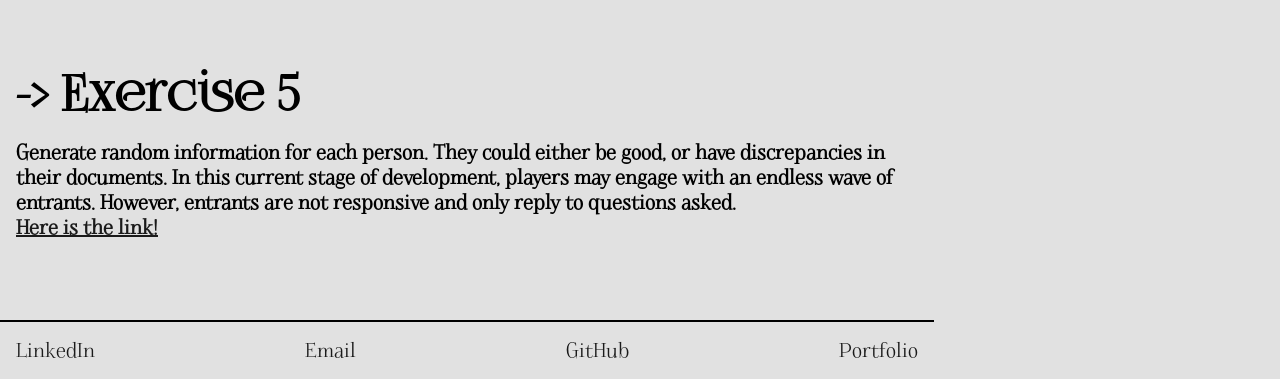
<file: p_website/exercises.html>
<!DOCTYPE html>
<html lang="en">

<head>
    <meta charset="UTF-8">
    <meta http-equiv="X-UA-Compatible" content="IE=edge">
    <meta name="viewport" content="width=device-width, initial-scale=1.0">
    <link rel="stylesheet" href="./style.css">
    <title>Exercises | Percy 449</title>
</head>

<body>

    <header>
        <nav class="primary-navigation" data-open="true">
            <div class="tabs-menu">
                <div>
                    <a href="biography.html" class="tabs-wrapper clickable ">
                        <div class="tabs-orders "> 01</div>
                        <div class="tabs-links "> Biography </div>
                    </a>
                    <a href="readings.html" class="tabs-wrapper clickable">
                        <div class="tabs-orders  "> 02</div>
                        <div class="tabs-links "> Readings</div>
                    </a>

                    <a href="exercises.html" class="tabs-wrapper clickable">
                        <div class="tabs-orders active"> 03</div>
                        <div class="tabs-links active"> Exercises</div>
                    </a>
                    <a href="project.html" class="tabs-wrapper clickable">
                        <div class="tabs-orders"> 04</div>
                        <div class="tabs-links"> Project</div>
                    </a>
                </div>
                <div class="nav-logo">
                    
                </div>
            </div>
        </nav>
        <div data-toggle='off' class="menu-btn clickable">
            <div class="menu-btn__burger"></div>
        </div>
    </header>


    <section>
      
        <h1 class="">Exercises</h1>
        <p class="">Vinh Tuan Dat (Percy) Nguyen </p>
        <p class="">Here lies Percy's readings reflections!</p>
     

        
    </section>
       

    <section class="biography-sect2">
    
        <h2 class="">-> Exercise 1 </h2>
        <div>
        <p>Javascript Eventlistener
        </p>
        <p>Little ball that decide which cuisine you should have for dinner!</p>
        <a href="../exercises/ex1/ex1.html" class="clickable">Here is the link!</a>
       
        
            <!-- <h2 class="text-right">Who's this guy?</h2> -->
           
        </div>
    </section>
    <section class="biography-sect2">
    
        <h2 class="">-> Exercise 2 </h2>
        <div>
        <p>Javascript Eventlistener
        </p>
        <p>Field input that fetches your chosen subreddit's posts and displays in a grid format.</p>
        <a href="../exercises/ex2/ex2.html" class="clickable">Here is the link!</a>
       
        
            <!-- <h2 class="text-right">Who's this guy?</h2> -->
           
        </div>
    </section>
    <section class="biography-sect2">
    
        <h2 class="">-> Exercise 3 </h2>
        <div>
        <p>A web app that let you guess which arts are made from AI and which arts are made by humans. Arts are fetched from r/aiArts and r/digitalArts.
        </p>
        <a href="../exercises/ex3/ex3.html" class="clickable">Here is the link!</a>
       
        
            <!-- <h2 class="text-right">Who's this guy?</h2> -->
           
        </div>
    </section>
    <section class="biography-sect2">
    
        <h2 class="">-> Exercise 4 </h2>
        <div>
        <p>Finished the arts and UI for my final project. 
        </p>
        <a href="../exercises/ex4/next.html" class="clickable">Here is the link!</a>
       
        
            <!-- <h2 class="text-right">Who's this guy?</h2> -->
           
        </div>
    </section>
    <section class="biography-sect2">
    
        <h2 class="">-> Exercise 5 </h2>
        <div>
        <p>Generate random information for each person. They could either be good, or have discrepancies in their documents. In this current stage of development, players may engage with an endless wave of entrants. However, entrants are not responsive and only reply to questions asked.
        </p>
        <a href="../exercises/ex5/next.html" class="clickable">Here is the link!</a>
            <!-- <h2 class="text-right">Who's this guy?</h2> -->
           
        </div>
    </section>
    <!-- <section class="panning-sect">
        <div class="marquee">
            <ul class="marquee__content x clickable">
              <li>CONTACT ME</li>
              <li>CONTACT ME</li>
              <li>CONTACT ME</li>
              
            </ul>
          
            <ul class="marquee__content y clickable" aria-hidden="true">
                <li>CONTACT ME</li>
                <li>CONTACT ME</li>
                <li>CONTACT ME</li>
                
            </ul>
          </div>
      
    </section> -->
    <!-- <section class="panning-sect">
      
        <div class="marquee clickable">
          <ul class="marquee__content x ">
            <li>Contact Me</li>
            <li>Contact Me</li>
            <li>Contact Me</li>
        
          </ul>
      
          <ul aria-hidden="true" class="marquee__content y">
            <li>Contact Me</li>
            <li>Contact Me</li>
            <li>Contact Me</li>
   
          </ul>
        </div>
      </section> -->
    
    <footer>
        <div class="footer-wrapper">
            <a href="https://www.linkedin.com/in/vinh-tuan-dat-nguyen-75696b24a/" target="blank" class="footer-tabs clickable">LinkedIn</a>
            <a href="mailto:percy.nguyen7@gmail.com" target="blank" class="footer-tabs clickable">Email</a>
            <a href="https://github.com/PercyNguyen7" target="blank" class="footer-tabs clickable">GitHub</a>
            <a href="https://percynguyen7.github.io/portfolio/"  target="blank"class="footer-tabs clickable">Portfolio</a>
            
            <!-- <a href="" class="footer-tabs-wrapper clickable">
                <div>Email</div>
                <div class="diagonal arrow small-icons"></div>  </a>
            <a href="" class="footer-tabs-wrapper clickable">
                <div>Instagram</div>
                <div class="diagonal arrow small-icons"></div>  </a>
            <a href="" class="footer-tabs-wrapper clickable">
                <div>Instagram</div>
                <div class="diagonal arrow small-icons"></div>  </a>
            <a href="" class="footer-tabs-wrapper clickable">
                <div>Instagram</div>
                <div class="diagonal arrow small-icons"></div>  </a> -->
        </div>
        <!-- <div>@Percy Nguyen </div> -->
    </footer>
    
  
   
    <div class="inner-cursor"></div>
    <div class="outer-cursor"></div>
    <script src="./app.js"></script>
</body>

</html>
</file>
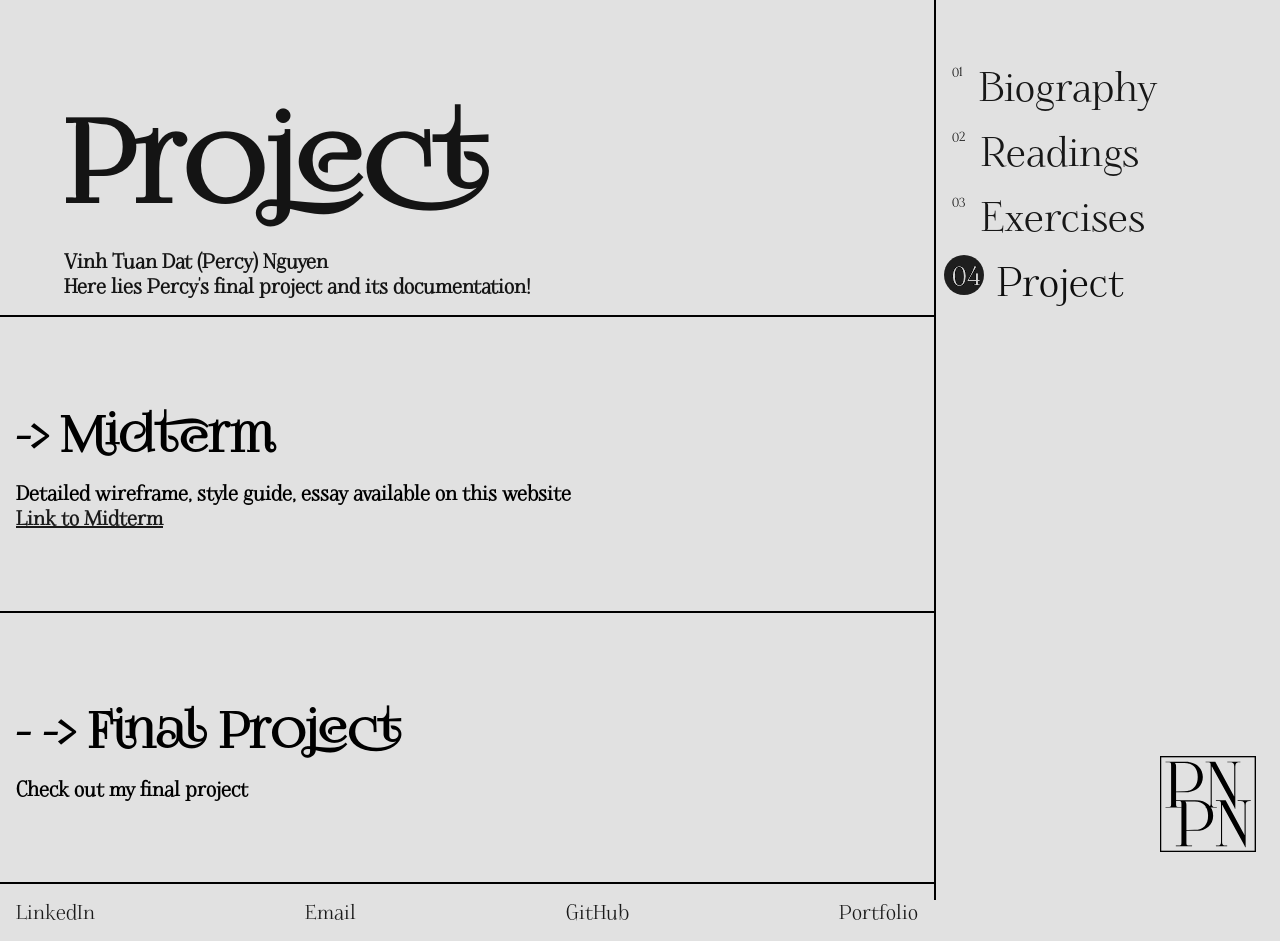
<file: p_website/project.html>
<!DOCTYPE html>
<html lang="en">

<head>
    <meta charset="UTF-8">
    <meta http-equiv="X-UA-Compatible" content="IE=edge">
    <meta name="viewport" content="width=device-width, initial-scale=1.0">
    <link rel="stylesheet" href="./style.css">
    <title>Project| Percy 449</title>
</head>

<body>

    <header>
        <nav class="primary-navigation" data-open="true">
            <div class="tabs-menu">
                <div>
                    <a href="biography.html" class="tabs-wrapper clickable ">
                        <div class="tabs-orders "> 01</div>
                        <div class="tabs-links "> Biography </div>
                    </a>
                    <a href="readings.html" class="tabs-wrapper clickable">
                        <div class="tabs-orders "> 02</div>
                        <div class="tabs-links"> Readings</div>
                    </a>

                    <a href="exercises.html" class="tabs-wrapper clickable">
                        <div class="tabs-orders"> 03</div>
                        <div class="tabs-links"> Exercises</div>
                    </a>
                    <a href="project.html" class="tabs-wrapper clickable">
                        <div class="tabs-orders active"> 04</div>
                        <div class="tabs-links active"> Project</div>
                    </a>
                </div>
                <div class="nav-logo">
                    
                </div>
            </div>
        </nav>
        <div data-toggle='off' class="menu-btn clickable">
            <div class="menu-btn__burger"></div>
        </div>
    </header>


    <section>
      
        <h1 class="">Project</h1>
        <p class="">Vinh Tuan Dat (Percy) Nguyen </p>
        <p class="">Here lies Percy's final project and its documentation!</p>
     

        
    </section>
       

    <section class="biography-sect2">
    
        <h2 class="">-> Midterm </h2>
        <div >
            <p>Detailed wireframe, style guide, essay available on this website</p>
            <a href="../midterm/ui.html">Link to Midterm</a>
            <!-- <h2 class="text-right">Who's this guy?</h2> -->
           
        </div>
    </section>
    <section class="biography-sect2">
    
        <h2 class="">- -> Final Project </h2>
        <div>
     
            <p>Check out my final project</p>
            <!-- <h2 class="text-right">Who's t
           
        </div>
    </section>


    
    <section class="panning-sect">
        <div class="marquee">
            <ul class="marquee__content x clickable">
              <li>CONTACT ME</li>
              <li>CONTACT ME</li>
              <li>CONTACT ME</li>
              
            </ul>
          
            <ul class="marquee__content y clickable" aria-hidden="true">
                <li>CONTACT ME</li>
                <li>CONTACT ME</li>
                <li>CONTACT ME</li>
                
            </ul>
          </div>
      
    </section> -->
    <!-- <section class="panning-sect">
      
        <div class="marquee clickable">
          <ul class="marquee__content x ">
            <li>Contact Me</li>
            <li>Contact Me</li>
            <li>Contact Me</li>
        
          </ul>
      
          <ul aria-hidden="true" class="marquee__content y">
            <li>Contact Me</li>
            <li>Contact Me</li>
            <li>Contact Me</li>
   
          </ul>
        </div>
      </section> -->
    </section>
    <footer>
        <div class="footer-wrapper">

            <a href="https://www.linkedin.com/in/vinh-tuan-dat-nguyen-75696b24a/" target="blank" class="footer-tabs clickable">LinkedIn</a>
            <a href="mailto:percy.nguyen7@gmail.com" target="blank" class="footer-tabs clickable">Email</a>
            <a href="https://github.com/PercyNguyen7" target="blank" class="footer-tabs clickable">GitHub</a>
            <a href="https://percynguyen7.github.io/portfolio/"  target="blank"class="footer-tabs clickable">Portfolio</a>
            
            <!-- <a href="" class="footer-tabs-wrapper clickable">
                <div>Email</div>
                <div class="diagonal arrow small-icons"></div>  </a>
            <a href="" class="footer-tabs-wrapper clickable">
                <div>Instagram</div>
                <div class="diagonal arrow small-icons"></div>  </a>
            <a href="" class="footer-tabs-wrapper clickable">
                <div>Instagram</div>
                <div class="diagonal arrow small-icons"></div>  </a>
            <a href="" class="footer-tabs-wrapper clickable">
                <div>Instagram</div>
                <div class="diagonal arrow small-icons"></div>  </a> -->
        </div>

    </footer>
    
  
   
    <div class="inner-cursor"></div>
    <div class="outer-cursor"></div>
    <script src="./app.js"></script>
</body>

</html>
</file>
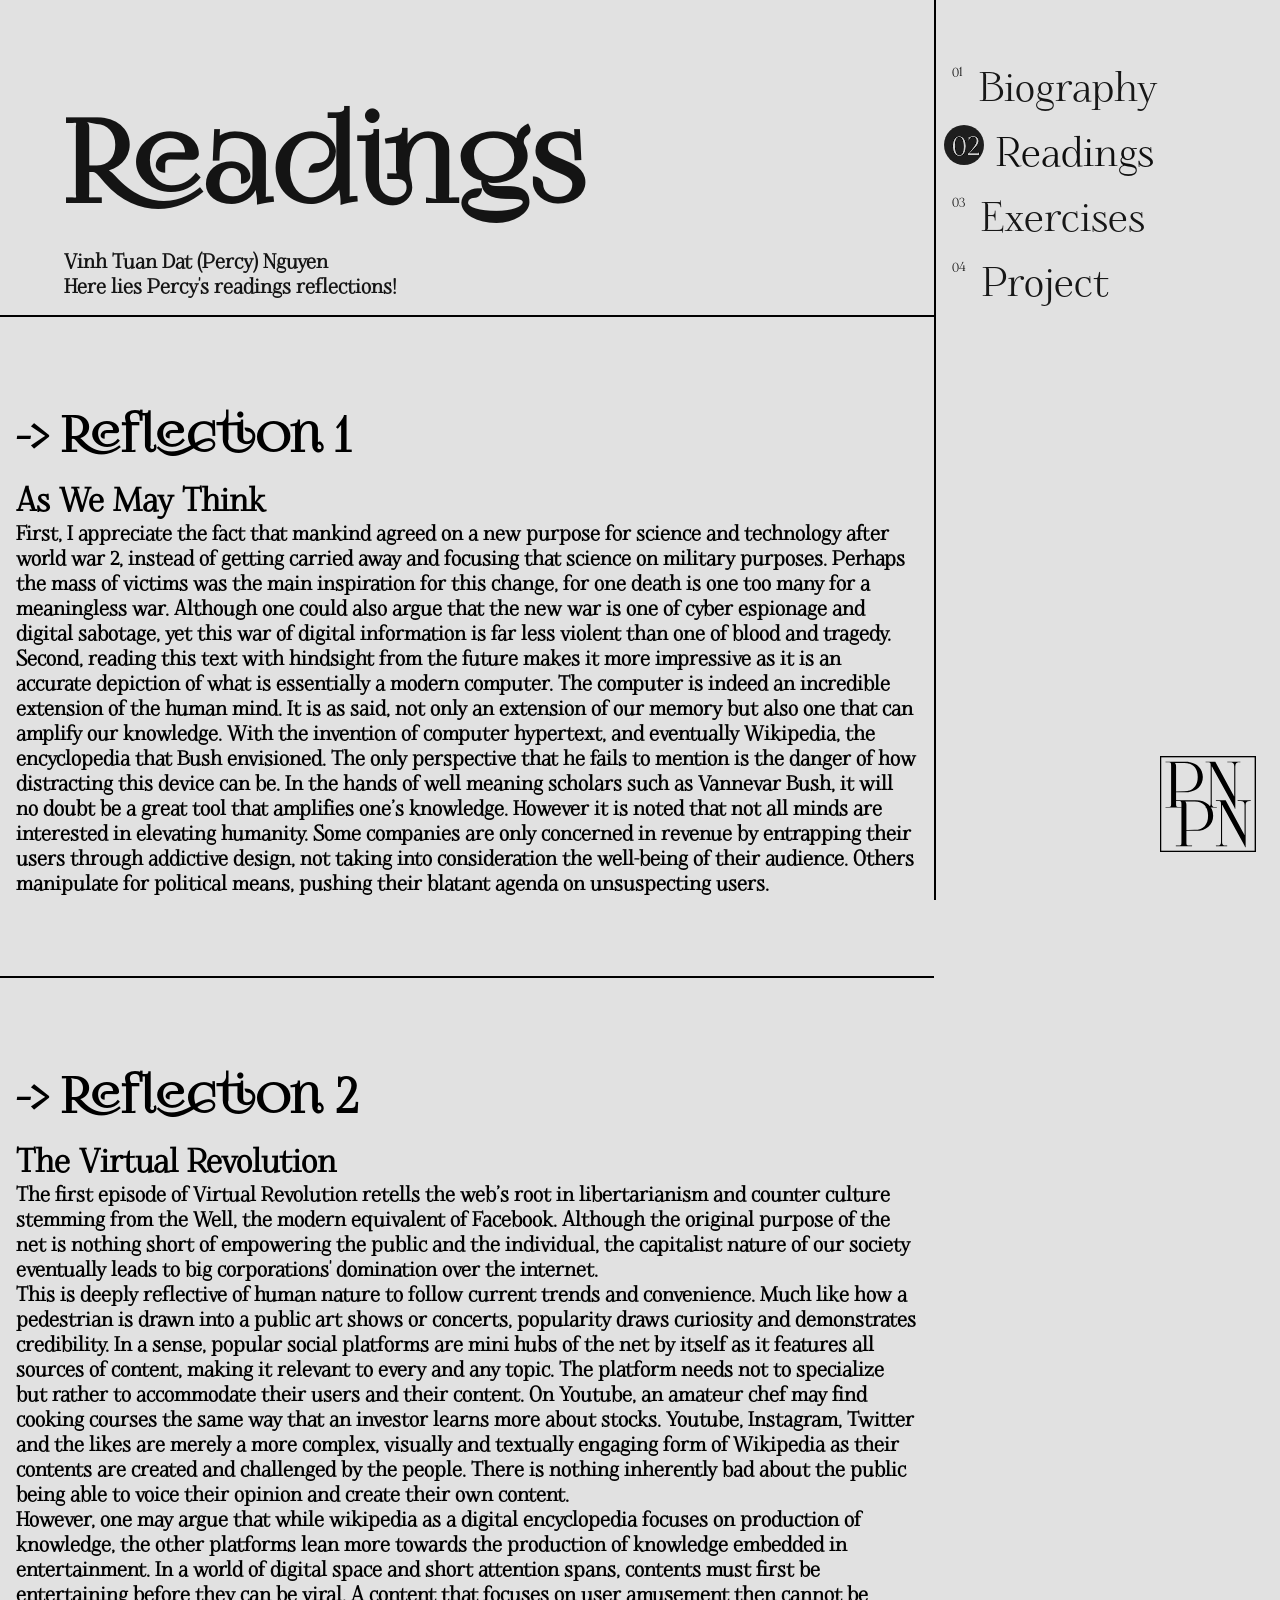
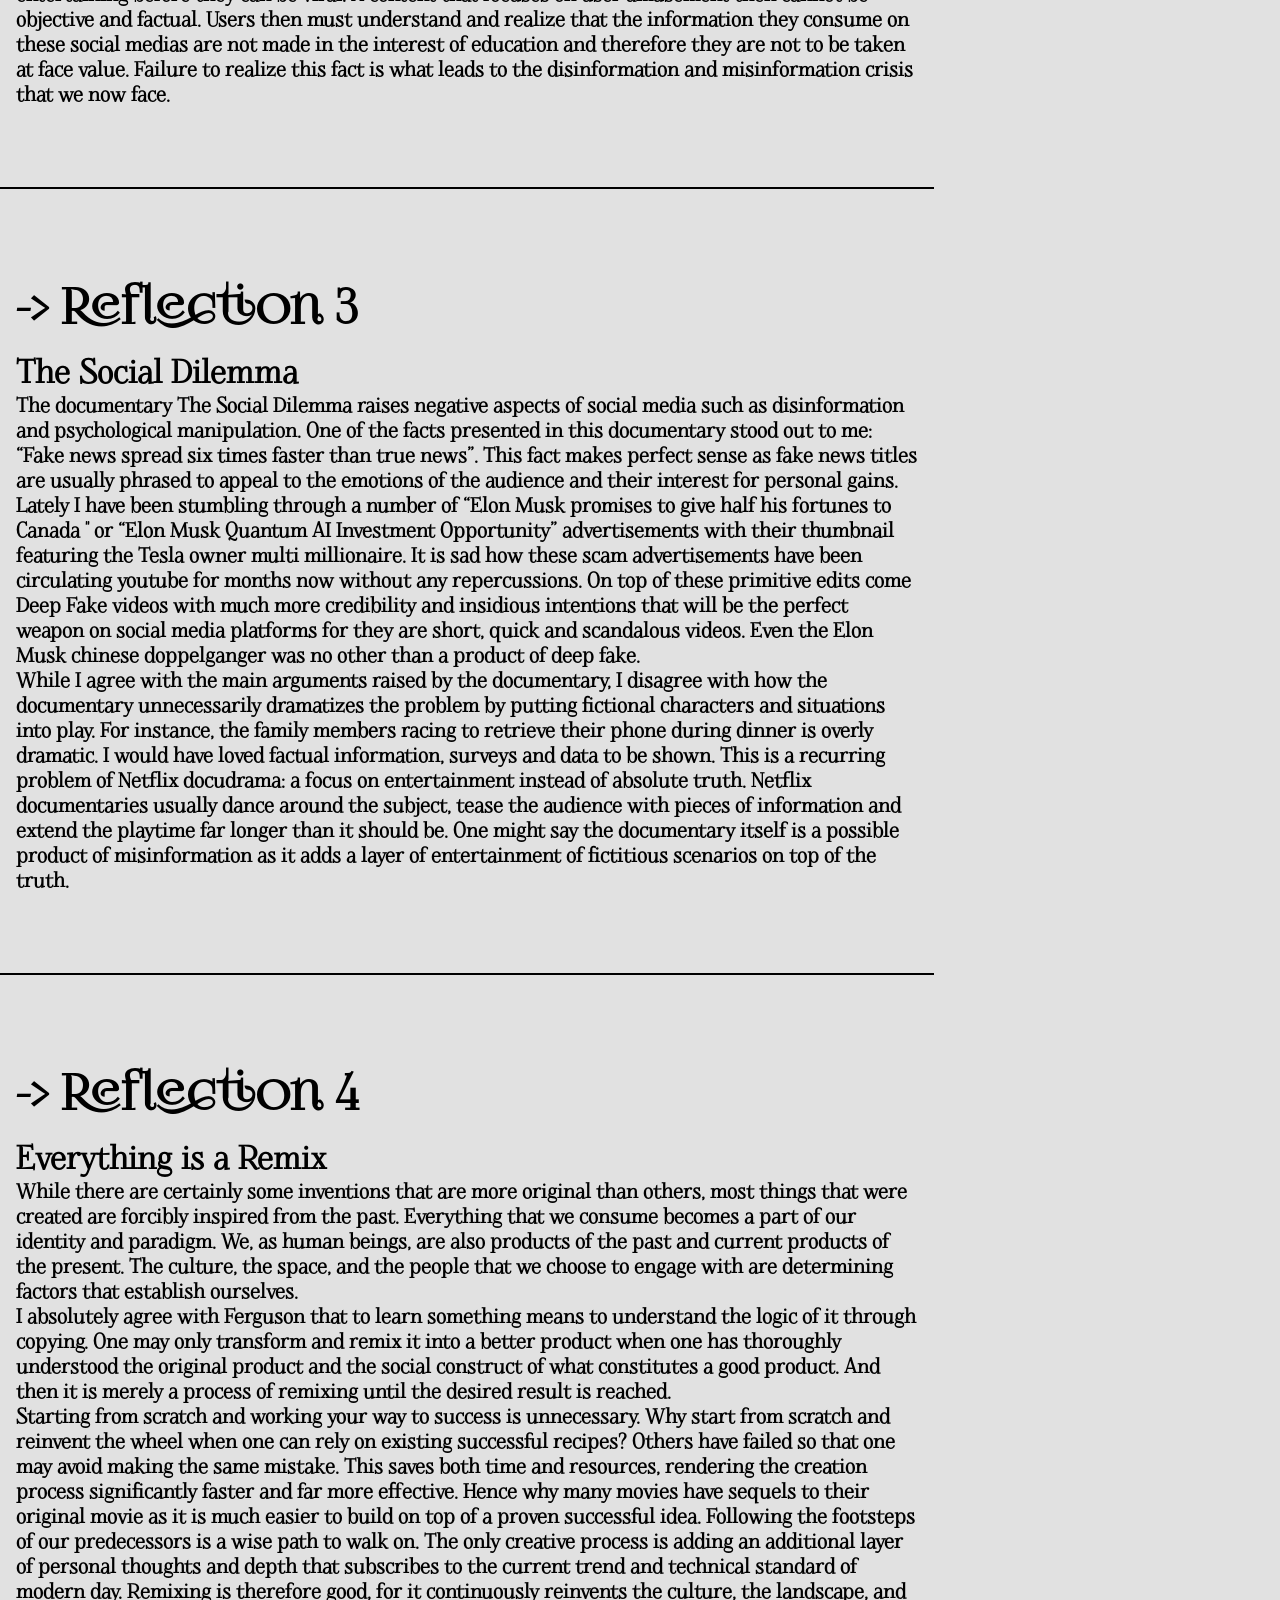
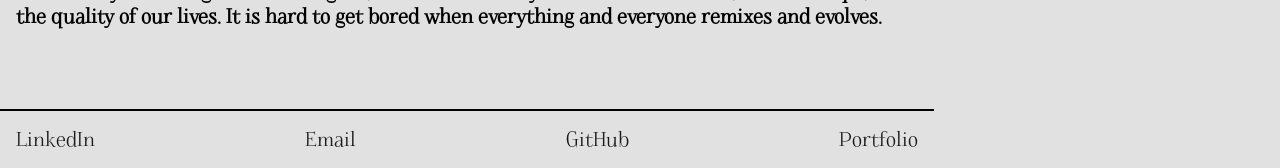
<file: p_website/readings.html>
<!DOCTYPE html>
<html lang="en">

<head>
    <meta charset="UTF-8">
    <meta http-equiv="X-UA-Compatible" content="IE=edge">
    <meta name="viewport" content="width=device-width, initial-scale=1.0">
    <link rel="stylesheet" href="./style.css">
    <title>Readings| Percy 449</title>
</head>

<body>

    <header>
        <nav class="primary-navigation" data-open="true">
            <div class="tabs-menu">
                <div>
                    <a href="biography.html" class="tabs-wrapper clickable ">
                        <div class="tabs-orders "> 01</div>
                        <div class="tabs-links "> Biography </div>
                    </a>
                    <a href="readings.html" class="tabs-wrapper clickable">
                        <div class="tabs-orders  active"> 02</div>
                        <div class="tabs-links active"> Readings</div>
                    </a>

                    <a href="exercises.html" class="tabs-wrapper clickable">
                        <div class="tabs-orders"> 03</div>
                        <div class="tabs-links"> Exercises</div>
                    </a>
                    <a href="project.html" class="tabs-wrapper clickable">
                        <div class="tabs-orders"> 04</div>
                        <div class="tabs-links"> Project</div>
                    </a>
                </div>
                <div class="nav-logo">
                    
                </div>
            </div>
        </nav>
        <div data-toggle='off' class="menu-btn clickable">
            <div class="menu-btn__burger"></div>
        </div>
    </header>


    <section>
      
        <h1 class="">Readings</h1>
        <p class="">Vinh Tuan Dat (Percy) Nguyen </p>
        <p class="">Here lies Percy's readings reflections!</p>
     

        
    </section>
       

    <section class="biography-sect2">
    
        <h2 class="">-> Reflection 1 </h2>
        <h3>As We May Think</h3>
        <div >
        <p>First, I appreciate the fact that mankind agreed on a new purpose for science and technology after world war 2, instead of getting carried away and focusing that science on military purposes. Perhaps the mass of victims was the main inspiration for this change, for one death is one too many for a meaningless war. Although one could also argue that the new war is one of cyber espionage and digital sabotage, yet this war of digital information is far less violent than one of blood and tragedy. 

            Second, reading this text with hindsight from the future makes it more impressive as it is an accurate depiction of what is essentially a modern computer. The computer is indeed an incredible extension of the human mind. It is as said, not only an extension of our memory but also one that can amplify our knowledge. With the invention of computer hypertext, and eventually Wikipedia, the encyclopedia that Bush envisioned. The only perspective that he fails to mention is the danger of how distracting this device can be. In the hands of well meaning scholars such as Vannevar Bush, it will no doubt be a great tool that amplifies one’s knowledge. However it is noted that not all minds are interested in elevating humanity. Some companies are only concerned in revenue by entrapping their users through addictive design, not taking into consideration the well-being of their audience. Others manipulate for political means, pushing their blatant agenda on unsuspecting users. 
            
        </p>
       
        
            <!-- <h2 class="text-right">Who's this guy?</h2> -->
           
        </div>
    </section>
    <section class="biography-sect2">
    
        <h2 class="">-> Reflection 2 </h2>
        <h3>The Virtual Revolution</h3>
        <div >
        <p>The first episode of Virtual Revolution retells the web’s root in libertarianism and counter culture stemming from the Well, the modern equivalent of Facebook. Although the original purpose of the net is nothing short of empowering the public and the individual, the capitalist nature of our society eventually leads to big corporations' domination over the internet. 
        </p>
        <p> This is deeply reflective of human nature to follow current trends and convenience. Much like how a pedestrian is drawn into a public art shows or concerts, popularity draws curiosity and demonstrates credibility. In a sense, popular social platforms are mini hubs of the net by itself as it features all sources of content, making it relevant to every and any topic. The platform needs not to specialize but rather to accommodate their users and their content. On Youtube, an amateur chef may find cooking courses the same way that an investor learns more about stocks. Youtube, Instagram, Twitter and the likes are merely a more complex, visually and textually engaging form of Wikipedia as their contents are created and challenged by the people. There is nothing inherently bad about the public being able to voice their opinion and create their own content. </p>

        <p> However, one may argue that while wikipedia as a digital encyclopedia focuses on production of knowledge, the other platforms lean more towards the production of knowledge embedded in entertainment. In a world of digital space and short attention spans, contents must first be entertaining before they can be viral. A content that focuses on user amusement then cannot be objective and factual. Users then must understand and realize that the information they consume on these social medias are not made in the interest of education and therefore they are not to be taken at face value. Failure to realize this fact is what leads to the disinformation and misinformation crisis that we now face.</p>
           
            
           
            
      
       
        
            <!-- <h2 class="text-right">Who's this guy?</h2> -->
           
        </div>
    </section>
    <section class="biography-sect2">
    
        <h2 class="">-> Reflection 3 </h2>
        <h3>The Social Dilemma</h3>
        <div >
            <p>The documentary The Social Dilemma raises negative aspects of social media such as disinformation and psychological manipulation. One of the facts presented in this documentary stood out to me: “Fake news spread six times faster than true news”. This fact makes perfect sense as fake news titles are usually phrased to appeal to the emotions of the audience and their interest for personal gains. Lately I have been stumbling through a number of “Elon Musk promises to give half his fortunes to Canada '' or “Elon Musk Quantum AI Investment Opportunity” advertisements with their thumbnail featuring the Tesla owner multi millionaire. It is sad how these scam advertisements have been circulating youtube for months now without any repercussions. On top of these primitive edits come Deep Fake videos with much more credibility and insidious intentions that will be the perfect weapon on social media platforms for they are short, quick and scandalous videos. Even the Elon Musk chinese doppelganger was no other than a product of deep fake.
            </p>
        <p>
            While I agree with the main arguments raised by the documentary, I disagree with how the documentary unnecessarily dramatizes the problem by putting fictional characters and situations into play. For instance, the family members racing to retrieve their phone during dinner is overly dramatic. I would have loved factual information, surveys and data to be shown. This is a recurring problem of Netflix docudrama: a focus on entertainment instead of absolute truth. Netflix documentaries usually dance around the subject, tease the audience with pieces of information and extend the playtime far longer than it should be. One might say the documentary itself is a possible product of misinformation as it adds a layer of entertainment of fictitious scenarios on top of the truth.
        </p>

       
       
        
            <!-- <h2 class="text-right">Who's this guy?</h2> -->
           
        </div>
    </section>
    <section class="biography-sect2">
    
        <h2 class="">-> Reflection 4 </h2>
        <h3>Everything is a Remix</h3>
        <div >
            <p>While there are certainly some inventions that are more original than others, most things that were created are forcibly inspired from the past. Everything that we consume becomes a part of our identity and paradigm. We, as human beings, are also products of the past and current products of the present. The culture, the space, and the people that we choose to engage with are determining factors that establish ourselves. 

            </p>
        <p>
            I absolutely agree with Ferguson that to learn something means to understand the logic of it through copying. One may only transform and remix it into a better product when one has thoroughly understood the original product and the social construct of what constitutes a good product. And then it is merely a process of remixing until the desired result is reached.

        </p>

       <p>Starting from scratch and working your way to success is unnecessary. Why start from scratch and reinvent the wheel when one can rely on existing successful recipes? Others have failed so that one may avoid making the same mistake. This saves both time and resources, rendering the creation process significantly faster and far more effective. Hence why many movies have sequels to their original movie as it is much easier to build on top of a proven successful idea. Following the footsteps of our predecessors is a wise path to walk on. The only creative process is adding an additional layer of personal thoughts and depth that subscribes to the current trend and technical standard of modern day. Remixing is therefore good, for it continuously reinvents the culture, the landscape, and the quality of our lives. It is hard to get bored when everything and everyone remixes and evolves.
    </p>
       
        
            <!-- <h2 class="text-right">Who's this guy?</h2> -->
           
        </div>
    </section>
    
    <!-- <section class="panning-sect">
        <div class="marquee">
            <ul class="marquee__content x clickable">
              <li>CONTACT ME</li>
              <li>CONTACT ME</li>
              <li>CONTACT ME</li>
              
            </ul>
          
            <ul class="marquee__content y clickable" aria-hidden="true">
                <li>CONTACT ME</li>
                <li>CONTACT ME</li>
                <li>CONTACT ME</li>
                
            </ul>
          </div>
      
    </section> -->
    <!-- <section class="panning-sect">
      
        <div class="marquee clickable">
          <ul class="marquee__content x ">
            <li>Contact Me</li>
            <li>Contact Me</li>
            <li>Contact Me</li>
        
          </ul>
      
          <ul aria-hidden="true" class="marquee__content y">
            <li>Contact Me</li>
            <li>Contact Me</li>
            <li>Contact Me</li>
   
          </ul>
        </div>
      </section> -->
    
    <footer>
        <div class="footer-wrapper">

            <a href="https://www.linkedin.com/in/vinh-tuan-dat-nguyen-75696b24a/" target="blank" class="footer-tabs clickable">LinkedIn</a>
            <a href="mailto:percy.nguyen7@gmail.com" target="blank" class="footer-tabs clickable">Email</a>
            <a href="https://github.com/PercyNguyen7" target="blank" class="footer-tabs clickable">GitHub</a>
            <a href="https://percynguyen7.github.io/portfolio/"  target="blank"class="footer-tabs clickable">Portfolio</a>
            
            <!-- <a href="" class="footer-tabs-wrapper clickable">
                <div>Email</div>
                <div class="diagonal arrow small-icons"></div>  </a>
            <a href="" class="footer-tabs-wrapper clickable">
                <div>Instagram</div>
                <div class="diagonal arrow small-icons"></div>  </a>
            <a href="" class="footer-tabs-wrapper clickable">
                <div>Instagram</div>
                <div class="diagonal arrow small-icons"></div>  </a>
            <a href="" class="footer-tabs-wrapper clickable">
                <div>Instagram</div>
                <div class="diagonal arrow small-icons"></div>  </a> -->
        </div>
        <!-- <div>@Percy Nguyen </div> -->
    </footer>
    
  
   
    <div class="inner-cursor"></div>
    <div class="outer-cursor"></div>
    <script src="./app.js"></script>
</body>

</html>
</file>
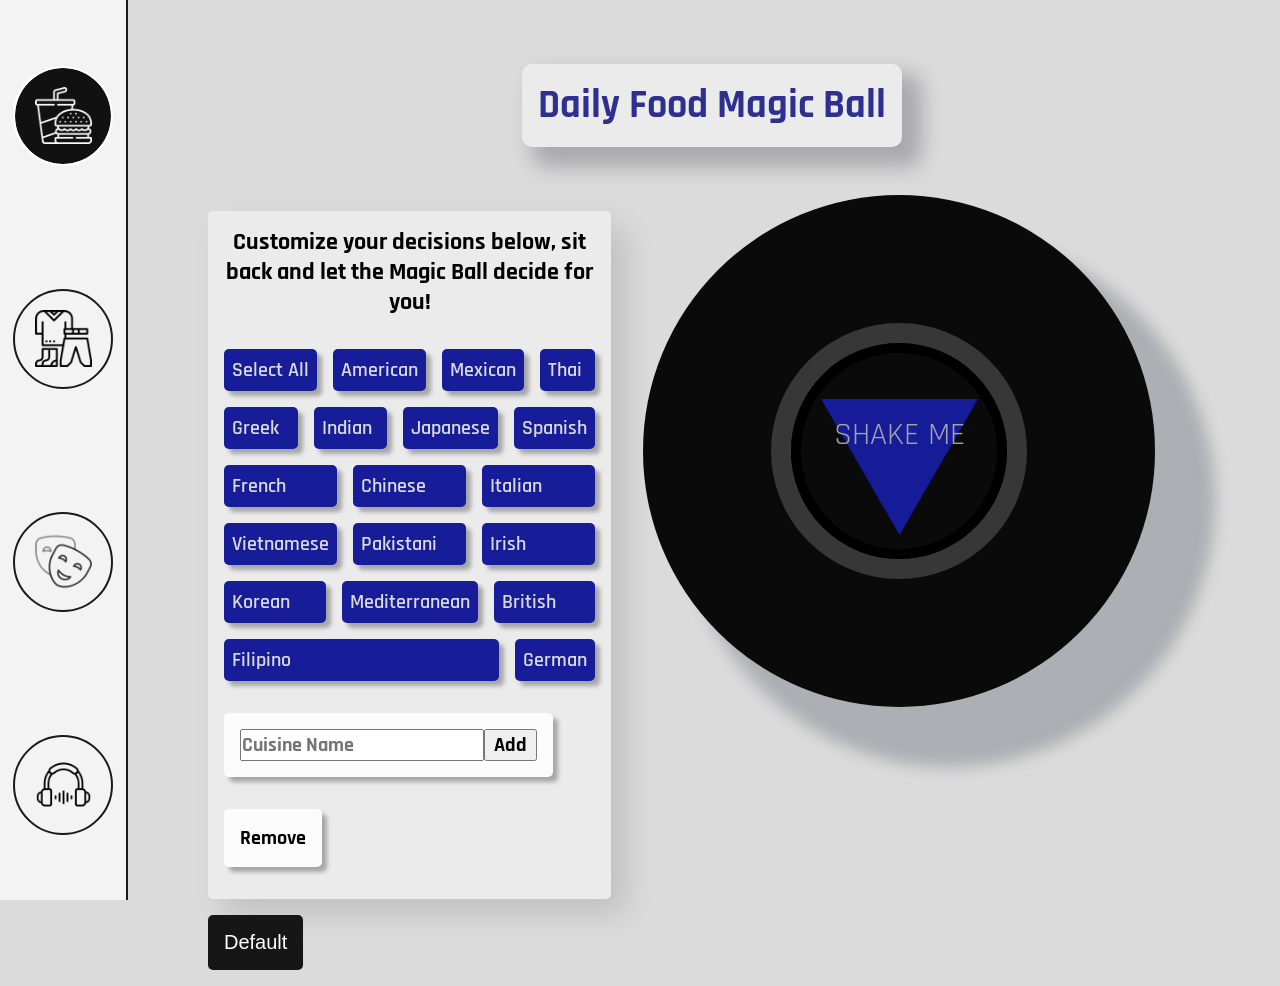
<file: exercises/ex1/ex1.html>
<!DOCTYPE html>
<html lang="en">

<head>
    <meta charset="UTF-8">
    <meta http-equiv="X-UA-Compatible" content="IE=edge">
    <meta name="viewport" content="width=device-width, initial-scale=1.0">
    <title>Magic Stress Ball</title>
    <link rel="stylesheet" href="./css/ex1.css">
    <link rel="stylesheet" type="text/css" href="https://csshake.surge.sh/csshake.min.css">
</head>

<body>
    <section class="themes-section">   
        <div class="themes">
         <div class="eat-icon "></div>
        </div>

        <div class="themes ">
         <div class="wear-icon"></div>
        </div>

        <div class="themes ">
         <div class="watch-icon"></div>
        </div>

        <div class="themes ">
            <div class="listen-icon">
        </div>
      

    </section>
    <section class="all-wrapper">
        
        <section class="ball-section">

        <!-- <h1>Roll the dice</h1> -->
        <!-- <button id="button">ROll THE DICE!</button> -->
        <!-- <h1>Yes you! Wanna see a magic trick?</h1> -->
      
            <h1 class="title">Daily Food Magic Ball</h1>
      

        <div class="grid-half">
            <div class="left">
            <div class="instruction-area">
                <h2>Customize your decisions below, sit back and let the Magic Ball decide for you!</h2>
                
                
                <div class="btn-area">
                    <div class="all-cuisines-btn">Select All</div>          
                  
                </div>

             
                <div class="edit-btns">
                    <form class="input-cuisine">
                        <input type="text" class="new-cuisine-text" name="fname" placeholder="Cuisine Name" maxlength="20 "><br><br>
                        <input type="button" value="Add" class="new-cuisine-btn clickable">
                    </form>

                        <div class="remove-btn clickable">Remove</div>
                        <div class="remove-all-btn clickable hidden">Remove All</div>
                    
                </div>
                
            </div>
            <div class="reset-btn">Default</div>
        </div>


            <div id="ball" class=" animations">
                <div class="result-wrapper animations">
                    <div class="result">
                        <div id="result-area" class="animations">
                            <div id="blue-triangle">
                                <p id="result-text" class="animations">Shake Me</p>
                            </div>
                        </div>
                    </div>
                </div>

            </div>
        </div>

    </section>
</section>
    
    <script src="./js/ex1.js"></script>
</body>

</html>
</file>
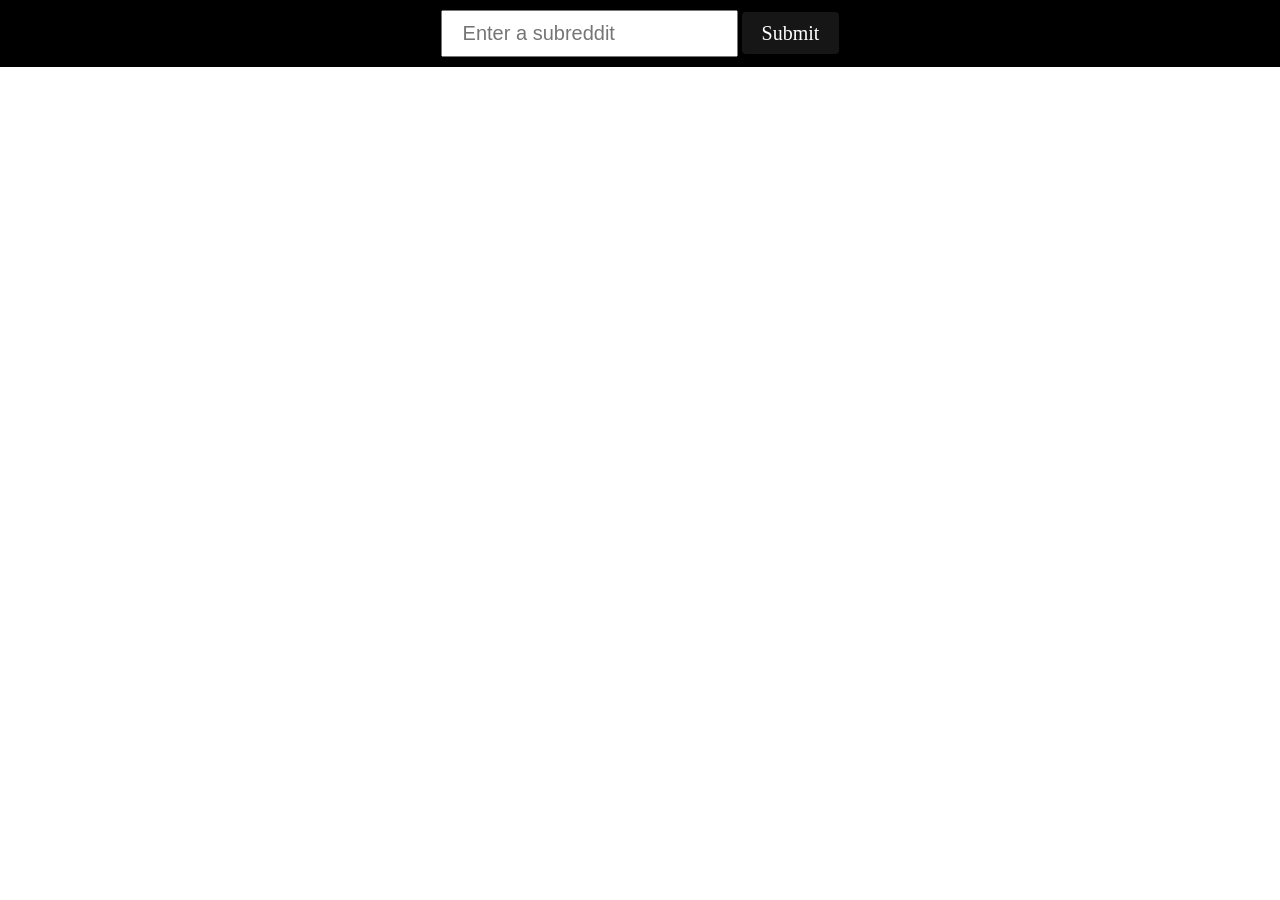
<file: exercises/ex2/ex2.html>
<!DOCTYPE html>
<html lang="en" >
<head>
  <meta charset="UTF-8">
  <title>CodePen - Fetching Top Reddit Posts with Fetch API</title>
  <link rel="stylesheet" href="./style.css">

</head>
<body>
<!-- partial:index.partial.html -->

<div id="reddit-input" class="redditInput" style="text-align:center;">
  <input type="text" placeholder="Enter a subreddit" class="subreddit">
  <a href="#" class="button"> Submit </a>
</div>
<!-- <div id="parent-div"></div> -->

<!-- <div class="content">
  
</div> -->
<!-- partial -->
  <script  src="./script.js"></script>

</body>
</html>
</file>
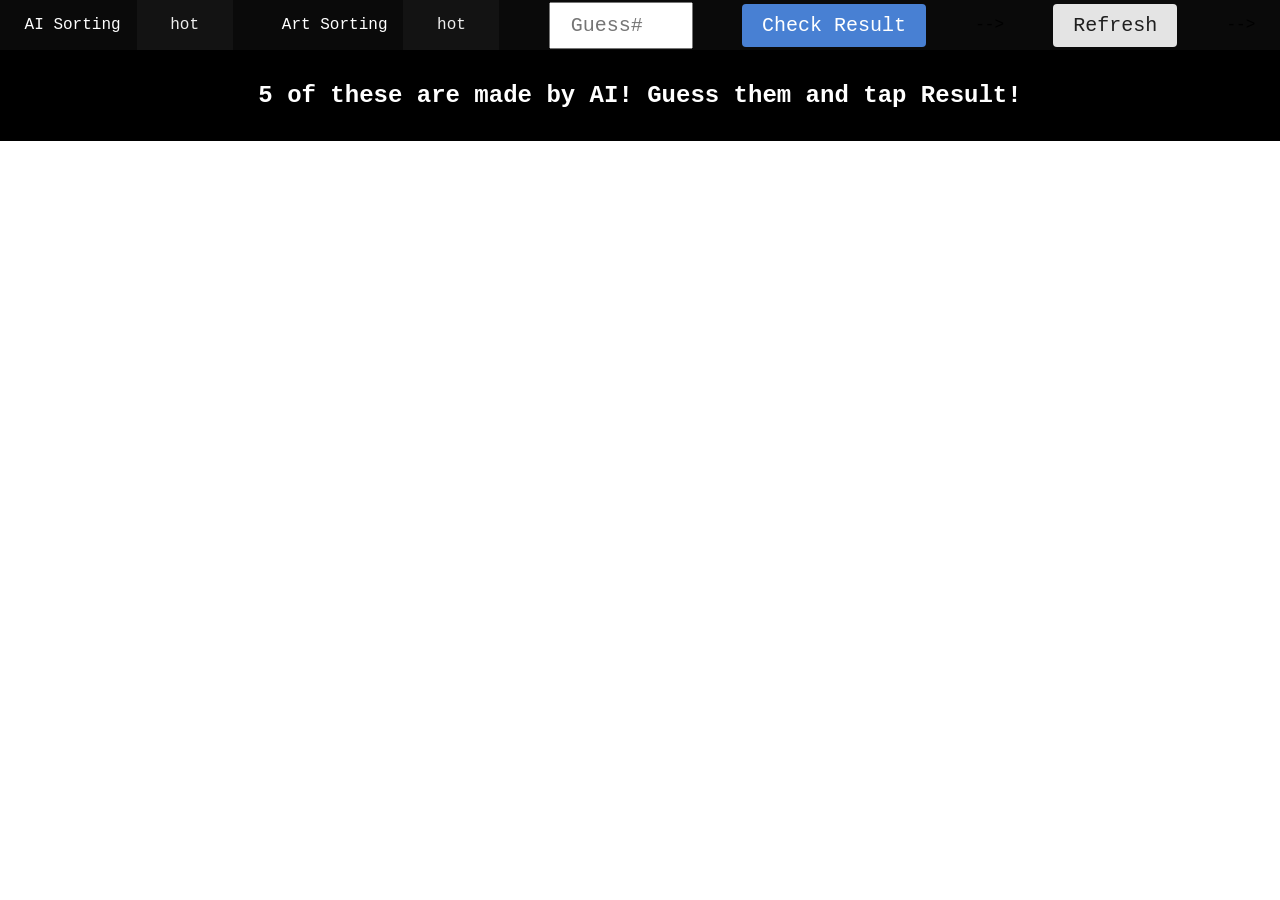
<file: exercises/ex3/ex3.html>
<!DOCTYPE html>
<html lang="en" >
<head>
  <meta charset="UTF-8">
  <title>AI or Art?</title>
  <meta name="viewport" content="width=device-width, initial-scale=1" />

  <link rel="stylesheet" href="./style.css">
</head>
<body>
 
<!-- partial:index.partial.html -->

<!-- <div id="reddit-input" class="redditInput" style="text-align:center;"> -->
  <!-- <input type="text" placeholder="Enter a subreddit" class="subreddit">
  <a href="#" class="button"> Submit </a> -->
<!-- </div> -->


<!-- <div id="parent-div"></div> -->

<!-- <div class="content">
  
</div> -->
<!-- partial -->
<nav>
  <div class="dropdown-tab">
  <div class="dropdown-title">AI Sorting</div>
    <div  class="dropdown">
      <button id="ai-drop-btn" class="dropbtn">hot</button>
      <div class="dropdown-content">
        <span class="ai-types">top</span>
        <span class="ai-types">hot</span>
        <!-- <span class="ai-types">rising</span> -->
        <span class="ai-types">new</span>

      </div>
    </div>
</div>

<div class="dropdown-tab">
  <div class="dropdown-title">Art Sorting</div>
    <div  class="dropdown">
      <button id="art-drop-btn" class="dropbtn">hot</button>
      <div class="dropdown-content">
        <span class="art-types">top</span>
        <span class="art-types">hot</span>
        <!-- <span class="art-types">rising</span> -->
        <span class="art-types">new</span>
      </div>
    </div>
</div>
<input type="number" placeholder="Guess#" min="1" max="10" class="guessAmount">
<a href="#" class="result-button"> Check Result</a> -->
<a href="#" class="button"> Refresh </a> -->

</nav>

<section class="top">
  <h1 id="instruction">5 of these are made by AI! Guess them and tap Result! </h1>
    <!-- <div id="parent-div"></div> -->
</section>
</body>
<script  src="./script.js"></script>
</html>
</file>
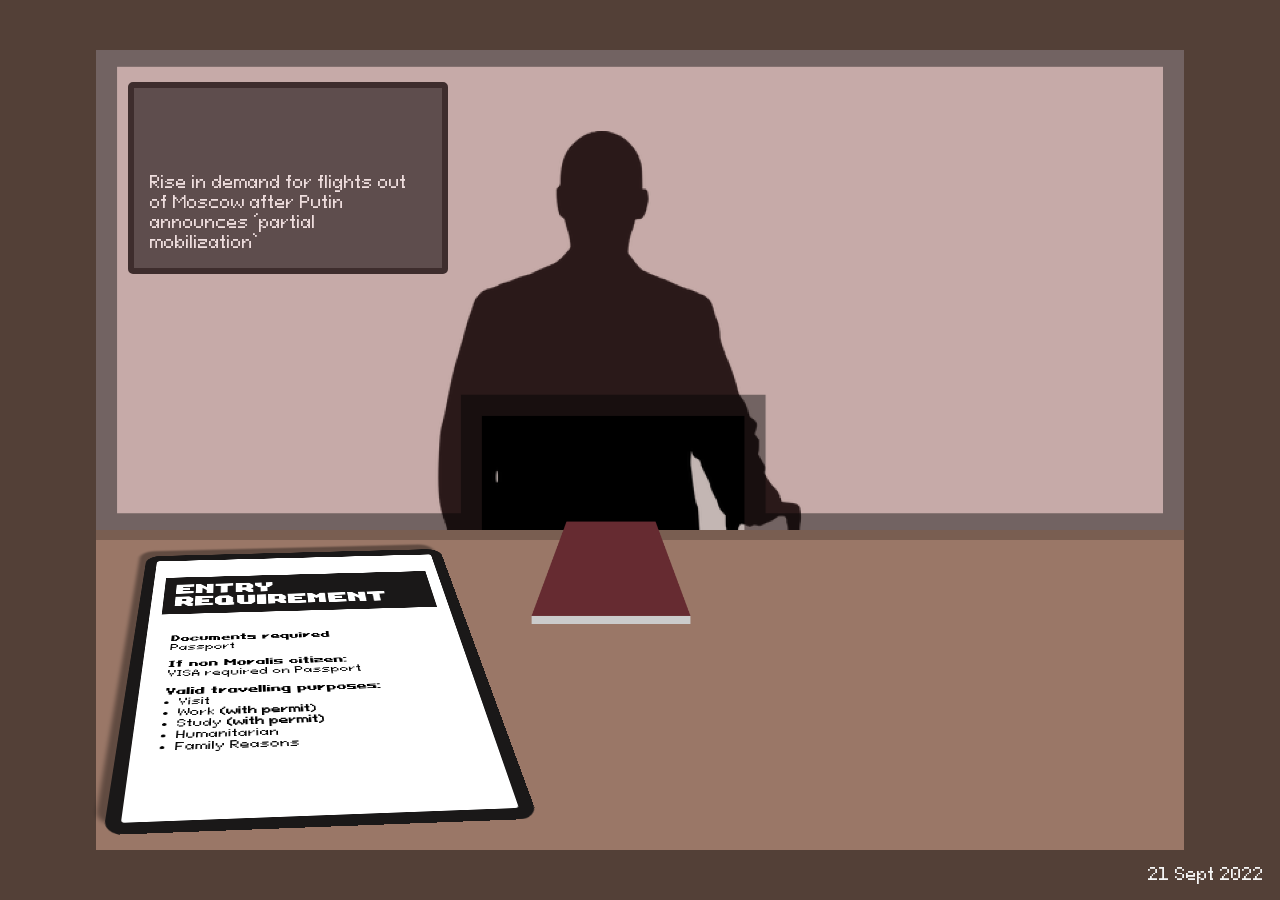
<file: exercises/ex4/next.html>
<!DOCTYPE html>
<html lang="en">

<head>
    <meta charset="UTF-8">
    <meta http-equiv="X-UA-Compatible" content="IE=edge">
    <meta name="viewport" content="width=device-width, initial-scale=1.0">
    <title>Next</title>
    <link rel="stylesheet" href="style.css">
</head>

<body>
    <main>
        <div class="game-wrapper">



            <div class="glass-wrapper">
                <div class="person"> </div>
                <div class="glass"></div>
                <div class="tv">
                    <div class="tv-screen">
                        <div class="tv-subtitles">Rise in demand for flights out of Moscow after Putin announces ‘partial mobilization’</div>
                    </div>
            </div>

            </div>
            <div class="table">
                <div class="ipad" data-used="false">
                    <div class="ipad-content">
                        <h2>ENTRY REQUIREMENT</h2>
                        <div class="info-sect">
                            <h4>Documents required</h4>
                            <p>Passport</p>
                            <h4>If non Moralis citizen:</h4>
                            <p>VISA required on Passport</p>
                            <h4>Valid travelling purposes:</h4>
                            <ul>
                                <li>Visit</li>
                                <li>Work <span>(with permit)</span></li>
                                <li>Study <span>(with permit)</span></li>
                                <li>Humanitarian</li>
                                <li>Family Reasons</li>
                            </ul>
                        </div>
                    </div>
                </div>
                <div class="passport-down"></div>
            </div>

            <div class="work-permit hidden">
                <h2>WORK PERMIT</h2>
                <div class="line"></div>
                <div class="work-info-wrapper">
          
                    <div class="work-infos">
                        <span>NAME:</span>
                        <span>Some Name</span>
                    </div>
                    <div class="work-infos">
                        <span>SEX:</span>
                        <span>Some Name</span>
                    </div>
                    <div class="work-infos">
                        <span>NATIONALITY:</span>
                        <span>Russian</span>
                    </div>
                    <div class="work-infos">
                        <span>DOB:</span>
                        <span>Date Month Year</span>
                    </div>
                    <div class="work-infos">
                        <span>EXP:</span>
                        <span>Date</span>
                    </div>
                </div>
                <div class="line"></div>
            </div>

            <div class="study-permit hidden">
                <h2>WORK PERMIT</h2>
          
                <div class="study-info-wrapper">
          
                    <div class="study-infos">
                        <span>NAME:</span>
                        <span>Some Name</span>
                    </div>
                    <div class="study-infos">
                        <span>SEX:</span>
                        <span>Some Name</span>
                    </div>
                    <div class="study-infos">
                        <span>NATIONALITY:</span>
                        <span>Russian</span>
                    </div>
                    <div class="study-infos">
                        <span>DOB:</span>
                        <span>Date Month Year</span>
                    </div>
                    <div class="study-infos">
                        <span>EXP:</span>
                        <span>Date</span>
                    </div>
                </div>
                <div class="box"></div>
            </div>

            <div class="passport-near hidden">
                <div class="passport-content">
                    
                    <div class="passport-close-btn hidden"></div>
                    <div class="passport-top">
                        <h3>Russian federation</h3>
                    </div>
                    <!-- <div class="passport-bottom">
                        <div class="profile-img"></div>
                        <div class="passport-info-wrapper">
                            <div class="passport-infos">
                                <span>NAME:</span>
                                <span>Some Name</span>
                            </div>
                            <div class="passport-infos">
                                <span>SEX:</span>
                                <span>Some Name</span>
                            </div>
                            <div class="passport-infos">
                                <span>NATIONALITY:</span>
                                <span>Russian</span>
                            </div>
                            <div class="passport-infos">
                                <span>DOB:</span>
                                <span>Date Month Year</span>
                            </div>
                            <div class="passport-infos">
                                <span>EXP:</span>
                                <span>Date</span>
                            </div>
                        </div> -->
             
                        <div class="fourth-page">
                        
                            <div class="accept-btn" data-chosen="false">ACCEPT</div>
                            <div class="decline-btn" data-chosen="false">DENY</div>
                            <!-- <div class="passport-decision-wrapper">
                                
                            </div> -->
                        </div>
                 
                    <div class="passport-bottom" data-flipped='false'>
                       
                        <div class="passport-bottom-front">
                            <div class="profile-img"></div>

                            <div class="passport-info-wrapper">
                                <div class="passport-infos">
                                    <span>NAME:</span>
                                    <span>Some Name</span>
                                </div>
                                <div class="passport-infos">
                                    <span>SEX:</span>
                                    <span>Some Name</span>
                                </div>
                                <div class="passport-infos">
                                    <span>NATIONALITY:</span>
                                    <span>Russian</span>
                                </div>
                                <div class="passport-infos">
                                    <span>DOB:</span>
                                    <span>Date Month Year</span>
                                </div>
                                <div class="passport-infos">
                                    <span>EXP:</span>
                                    <span>Date</span>
                                </div>
                            </div>
                        </div>

                        <div class="passport-bottom-back">

                            <div class="visa-profile-wrapper">
                                <h3>VISA</h3>
                                <div class="profile-img"></div>
                        </div>

                            <div class="visa-info-wrapper">
                                <div class="visa-infos">
                                    <span>NAME:</span>
                                    <span>Some Name</span>
                                </div>
                       
                                <div class="visa-infos">
                                    <span>NATIONALITY:</span>
                                    <span>Russian</span>
                                </div>
                                <div class="visa-infos">
                                    <span>Purpose:</span>
                                    <span>Visit</span>
                                </div>
                                <div class="visa-infos">
                                    <span>EXP:</span>
                                    <span>Date Month Year</span>
                                </div>
                            </div>
                        </div>


                        <div class="passport-flip-btn">
                        
                        </div>

                    </div>
                </div>
            </div>
            <div class="current-date">21 Sept 2022</div>
        </div>

    </main>
    <script src="app.js"></script>
</body>

</html>
</file>
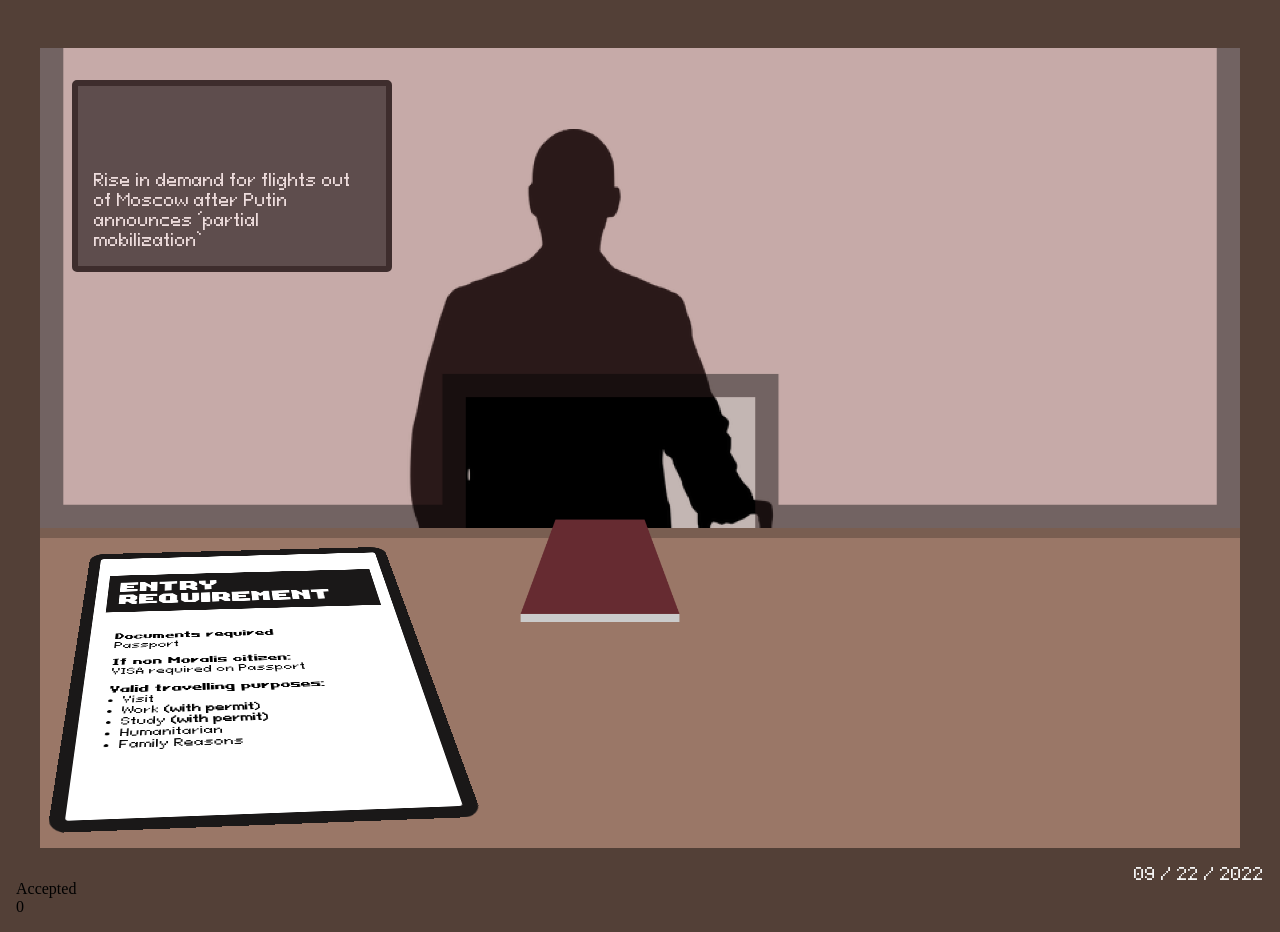
<file: exercises/ex5/next.html>
<!DOCTYPE html>
<html lang="en">

<head>
    <meta charset="UTF-8">
    <meta http-equiv="X-UA-Compatible" content="IE=edge">
    <meta name="viewport" content="width=device-width, initial-scale=1.0">
    <title>Next</title>
    <link rel="stylesheet" href="style.css">
</head>

<body>
    <main>
        <div class="game-wrapper">

            <div class="glass-wrapper">
                <div class="person"> </div>
                <div class="glass"></div>
                <div class="tv">
                    <div class="tv-screen">
                        <div class="tv-subtitles">Rise in demand for flights out of Moscow after Putin announces
                            ‘partial mobilization’</div>
                    </div>
                </div>

            </div>
            <div class="table">
                <div class="ipad" data-used="false">
                    <div class="ipad-content">
                        <h2>ENTRY REQUIREMENT</h2>
                        <div class="info-sect">
                            <h4>Documents required</h4>
                            <p>Passport</p>
                            <h4>If non Moralis citizen:</h4>
                            <p>VISA required on Passport</p>
                            <h4>Valid travelling purposes:</h4>
                            <ul>
                                <li>Visit</li>
                                <li>Work <span>(with permit)</span></li>
                                <li>Study <span>(with permit)</span></li>
                                <li>Humanitarian</li>
                                <li>Family Reasons</li>
                            </ul>
                        </div>
                    </div>
                </div>
                <div class="passport-down"></div>
            </div>

            <div class="work-permit draggable-documents hidden">
                <h2>WORK PERMIT</h2>
                <div class="line"></div>
                <div class="work-info-wrapper">

                    <div class="work-infos">
                        <span>NAME:</span>
                        <span class="names-info ">Some Name</span>
                    </div>
                    <div class="work-infos">
                        <span>SEX:</span>
                        <span class="gender-info">Some Name</span>
                    </div>
                    <div class="work-infos">
                        <span>NATIONALITY:</span>
                        <span>Russian</span>
                    </div>
                    <div class="work-infos">
                        <span>DOB:</span>
                        <span class="dob-info">Date Month Year</span>
                    </div>
                    <div class="work-infos">
                        <span>EXP:</span>
                        <span class="exp-extra-info exp-info">Date</span>
                    </div>
                </div>
                <div class="line"></div>
            </div>

            <div class="study-permit draggable-documents hidden">
                <h2>STUDY PERMIT</h2>

                <div class="study-info-wrapper">

                    <div class="study-infos">
                        <span>NAME:</span>
                        <span class="names-info ">Some Name</span>
                    </div>
                    <div class="study-infos">
                        <span>SEX:</span>
                        <span class="gender-info">Gender</span>
                    </div>
                    <div class="study-infos">
                        <span>NATIONALITY:</span>
                        <span>Russian</span>
                    </div>
                    <div class="study-infos">
                        <span>DOB:</span>
                        <span class="dob-info">Date Month Year</span>
                    </div>
                    <div class="study-infos">
                        <span>EXP:</span>
                        <span class="exp-extra-info exp-info">Date</span>
                    </div>
                </div>
                <div class="box"></div>
            </div>

            <div class="passport-near draggable-documents hidden">
                <div class="passport-content">

                    <div class="passport-close-btn passport-interacts "></div>
                    <div class="passport-top">
                        <h3>Russian federation</h3>
                    </div>


                    <div class="fourth-page">

                        <div class="accept-btn passport-interacts" data-chosen="false">ACCEPT</div>
                        <div class="decline-btn passport-interacts" data-chosen="false">DENY</div>
                        <!-- <div class="passport-decision-wrapper">
                                
                            </div> -->
                    </div>

                    <div class="passport-bottom" data-flipped='false'>

                        <div class="passport-bottom-front">
                            <div class="profile-img"></div>

                            <div class="passport-info-wrapper">
                                <div class="passport-infos">
                                    <span>NAME:</span>
                                    <span id="passport-name" class="names-info ">Some Name</span>
                                </div>
                                <div class="passport-infos">
                                    <span>SEX:</span>
                                    <span id="passport-gender" class="gender-info">SEX</span>
                                </div>
                                <div class="passport-infos">
                                    <span>NATIONALITY:</span>
                                    <span>Russian</span>
                                </div>
                                <div class="passport-infos">
                                    <span>DOB:</span>
                                    <span class="dob-info">Date Month Year</span>
                                </div>
                                <div class="passport-infos">
                                    <span>EXP:</span>
                                    <span class="passport-exp-info exp-info">Date</span>
                                </div>
                            </div>
                        </div>

                        <div  class="passport-bottom-back ">

                            <div class="visa-profile-wrapper">
                                <h3>VISA</h3>
                                <div class="profile-img"></div>
                            </div>

                            <div class="visa-info-wrapper">
                                <div class="visa-infos">
                                    <span>NAME:</span>
                                    <span class="names-info ">Some Name</span>
                                </div>

                                <div class="visa-infos">
                                    <span>NATIONALITY:</span>
                                    <span>Russian</span>
                                </div>
                                <div class="visa-infos">
                                    <span>Purpose:</span>
                                    <span class="purpose-info">Visit</span>
                                </div>
                                <div class="visa-infos">
                                    <span>DOB:</span>
                                    <span class="dob-info">Date Month Year</span>
                                </div>
                                <div class="visa-infos">
                                    <span>EXP:</span>
                                    <span class="exp-visa-info  exp-info">Date Month Year</span>
                                </div>
                            </div>
                        </div>


                        <div class="passport-flip-btn passport-interacts">

                        </div>

                    </div>
                </div>
            </div>
            <p class="pleading hidden"> </p>


        </div>
        <div class="current-date">09 / 22 / 2022</div>
        <div class="score-section">
            <div class="good-score">       
                <div class="">Accepted</div>
                <div class="">0</div>
            </div>
            
        </div>
        

    </main>
    <script src="app.js"></script>
</body>

</html>
</file>
<file: exercises/css/ex1.css>
@font-face {
    font-family: "Fog7";
    src: url(../assets/fonts/Foglihten-068.otf) format('opentype');  
}  
* {
    margin: 0;
    padding: 0;
    box-sizing: border-box;
  }

  body{
    background-color: rgb(192, 192, 192);
    background: linear-gradient(rgb(32, 32, 32), rgb(37, 40, 63))

  }
  section{
    display: flex;
    flex-direction: column;
    justify-content: center;
    align-items: center;
    align-content: center;
    padding: 1rem;
    height: 100vh;
    min-height: 100vh;
  }

  h1{
    font-size: 2rem;
    font-family:'Fog7', Tahoma, Geneva, Verdana, sans-serif;
    margin: 3rem 0;
    color:rgb(191, 192, 194);
    user-select: none;
  }
    p{
        user-select: none;
        font-family: 'Fog7', 'Arial Narrow', Arial, sans-serif;
        color: rgb(236, 236, 236);
       
    }
    /* button{
        font-size: 2rem;
        padding: 1rem;
        background-color: black;
        color: wheat;
        margin: 1rem;
    } */
    #ball{
        background-color: rgb(10, 10, 10);
        width: clamp(25rem,40vw,70rem);
        height: clamp(25rem,40vw,70rem);
        border: 1px solid rgb(15, 15, 15);
        box-shadow: 50px 50px 15px 10px rgba(0, 0, 0, 0.3);
        aspect-ratio: 1;
        border-radius: 50%;
        display: flex;
        justify-content: center;
        align-items: center;
        align-content: center;
        cursor: pointer;
    }
    .result-wrapper{
        display: flex;
        justify-content: center;
       
        align-items: center;
        align-content: center;
        width: 50%;
        height: 50%;
        aspect-ratio: 1;
        border: 10px solid rgba(32, 32, 32, 0.89);
        /* border: 10px solid rgba(180, 180, 180, 0.267); */
        border-radius: 50%;
        /* background-color: red; */
        box-shadow: 0px 0px 50px 10px rgba(0, 0, 0, 0.651);
    }
    .result-area{
        position: relative;
        width: 100%;
        height: 100%;
        aspect-ratio: 1;
        background-color: rgb(4, 4, 4);
        border: 6px solid rgba(0, 0, 0, 1);
        /* outline: 10px solid rgba(5, 5, 5, 0.781); */
        border-radius: 50%;
        display: flex;
        justify-content: center;
        align-items: center;
        align-content: center;
        overflow: hidden;
        
    }
    @media (min-width:45em){
        #ball{
        width: clamp(40rem,40vw,70rem);
        height: clamp(40rem,40vw,70rem);
        }
        .result-wrapper{
            border: 25px solid rgba(2, 2, 2, 0.89);
        }
        .result-area{
            outline: 25px solid rgba(27, 27, 27, 0.781);
        }
    }
   
    /* .result-area:before{
        content:'';
        position: absolute;
        width: clamp(17rem,20vw,23rem);
        height: clamp(17rem,20vw,23rem);
        aspect-ratio: 1;
        z-index: 99;
        outline: 15px solid rgb(223, 215, 215);

        border-radius: 50%;
        transform: scale(1.03);
        
      
       
    } */
    .turn-animation{
        animation: turn 1s ease-in-out;
    }
    .fade-in{
        animation: fade-in 2s ease-in-out;
    }
    .blue-triangle{
        position: relative;
        top:clamp(1rem,30vw,1rem);
        width: 80%;
        height:80%;
        aspect-ratio: 1;
        background: url(../assets/images/triangle.png)center center / contain no-repeat;
        /* background-color: red; */
        /* padding: 6rem; */
        display: flex;
        justify-content: center;
        align-items: center;
        align-content: center;
        animation: rotate 50s linear infinite;
        opacity: 0.8;
    }
    #result-text{
        font-size:clamp(1rem,40vw,1.5rem);
        max-width: 10rem;
        text-align: center;
        position: relative;
        bottom:clamp(0.5rem,30vw,2rem);
    }
    @keyframes rotate {
        0%{
            transform: rotate(0deg);
            /* opacity: 0.7; */
        } 25%{
      
            transform: rotate(30deg)
            /* opacity: 0.3; */
        } 75%{
      
            transform: rotate(-25deg)
            /* opacity: 0.3; */
        }
        100%{
      
            transform: rotate(0deg)
            /* opacity: 0.3; */
        }
      
    }
@keyframes fade-in{
    0%{
    
        opacity: 0;
    } 100%{
        opacity: 1;
    }
}

    @keyframes turn {
        0%{
            transform:perspective(1000px) translate(0,0%) rotateX(0deg);
            /* opacity: 0.7; */
        } 33%{
            transform:perspective(1000px) translate(-20%,-2%) rotateY(-4deg);
    
            /* opacity: 0.3; */
        }
        /* 40%{
            transform:perspective(1000px) translate(0%,-20%) rotateX(10deg);
           
        } */
        66%{
            transform:perspective(1000px) translate(20%,2%) rotateY(9deg);
            opacity: 0.9;
          
        }
        /* 80%{
            transform:perspective(1000px) translate(0%,20%) rotateX(10deg);
      
        }  */
        100%{
            transform:perspective(1000px) translate(0,0%) rotateX(0deg);
            /* opacity: 0.7; */
        }
    }
</file>
<file: midterm/style.css>
@font-face {
    font-family: 'Pixeloid';
    src: url(./assets/fonts/PixeloidSans.ttf) format('truetype');
}
@font-face {
    font-family: 'PixeloidBold';
    src: url(./assets/fonts/PixeloidSans-Bold.ttf) format('truetype');
}
@font-face {
    font-family: 'Mothem';
    src: url(./assets/fonts/m12.TTF) format('truetype');
}
html,
body {
    margin: 0;
    box-sizing: border-box;
    /* height:100%;
	min-height: 100%; */
}

/* Box sizing */
*,
*::before,
*::after {
    box-sizing: border-box;
}

/* Reset margins */
body,
header,
h1,
h2,
h3,
h4,
h5,
h6,
p,
figure,
picture {
    margin: 0;
}

:root {  
    --clr-twitter-blue: rgba(29, 155, 240);
    /* --ff-serif: "Fog",serif;
    --ff-sans: "Barlow Condensed", sans-serif; */

    --ff-title-bold: "Mothem", Courier;
    /* --ff-title-reg: "Pixeloid", Courier; */
    --ff-para-bold: "PixeloidBold", Courier;
    --ff-para-reg: "Pixeloid", Courier;
    /* font-sizes */

    --fs-500: clamp(2.5rem, 6vw, 3rem);
    --fs-400: clamp(1rem, 6vw, 2rem);
    --fs-350: 1.5rem;
    --fs-300: clamp(1rem, 6vw, 1.15rem);
    --fs-200: 0.875rem;

}

/* .ff-serif { font-family: var(--ff-serif); } 
.ff-sans { font-family: var(--ff-sans);}  */
.ff-title-bold {
    font-family: var(--ff-title-bold);
    letter-spacing: 3px;
    /* -webkit-text-stroke: 1px rgb(153, 153, 153); */
    line-height: 5rem;
}

/* .ff-title-reg {
    font-family: var(--ff-title-reg);

} */
.ff-para-bold {
    font-family: var(--ff-para-bold);
  
}

.ff-para-reg {
    font-family: var(--ff-para-reg)
}


.text-white {
    color: white;
}

.fs-900,
.fs-800,
.fs-700,
.fs-600 {
    line-height: 1.1;
}

.fs-300 {
    font-size: var(--fs-300);

}

.fs-350 {
    font-size: var(--fs-350);
}

.fs-400 {
    font-size: var(--fs-400);
}

.fs-500 {
    font-size: var(--fs-500);
}
body{
    color: white;
}
main {
    background-color: #1b1b1b;
    min-height: 110vh;
    padding: 5rem;
}
section{
    margin: 4rem 0;
}
h1 {
    font-size: clamp(3rem, 10vw, 8rem);
    text-align: center;
    text-transform: uppercase;
    margin: 4rem 0;
    color:#a03b45a9;
    -webkit-text-stroke: 1px rgb(146, 138, 138);
}

h2 {
    font-size: clamp(2rem, 10vw, 4rem);
    text-align: center;
    text-transform: uppercase;
    word-break: break-all;
    margin-bottom: 2rem;
}

h3{
    font-size: 1rem;
    text-align: center;
   font-weight: 50;
  
}

.font-wrapper>* {
    margin-top: clamp(5px, 5vw, 20px);
}

nav {
    padding: 0.25rem 0;
  
    /* border-bottom: 1px solid var(--clr-light-gray); */
    /* border-top: 3px solid var(--clr-light-gray); */
    background-color: rgba(26, 26, 26, 0.4);
    position: fixed;
    width: 100%;
    top: 0;
    left: 0;
    overflow: hidden;
}
.top-extra{
    margin-top: 7rem;
}

@supports (backdrop-filter: blur(1rem)) {
    nav {
        background-color: #a03b45a9;
        backdrop-filter: blur(0.6rem);
    }
}

nav a {
    color: white;
    font-weight: 100;
    text-decoration: none;
    overflow: hidden;
    position: relative;
    display: inline-block;
    /* background-color: black; */
    /* border:1px solid var(--clr-dark-gray); */
    /* box-shadow: 0 0 10px 1px var(--clr-light-gray); */
    transition: all 400ms;
}

nav a:first-child {
    padding: 0.5rem 0rem;
}

nav a:nth-child(2) {
    padding: 0.5rem 0rem;
    text-align: center;
}

nav a:last-child {
    padding: 0.5rem 0rem;
    text-align: right;
}

nav a::before,
nav a::after {
    content: '';
    position: absolute;
    width: 100%;
    left: 0;
    padding: 0;
}

nav a::before {
    background-color: rgb(231, 230, 230);
    height: 1px;
    bottom: 5px;
    transform-origin: 100% 50%;
    transform: scaleX(0);
    transition: transform .3s cubic-bezier(0.76, 0, 0.24, 1);
}

nav a:hover::before {
    transform-origin: 0% 50%;
    transform: scaleX(1);
}

.nav-wrapper {
    /* background-color: red; */
    /* padding: 0 1rem; */
    margin: auto;
    display: flex;
    justify-content: space-between;
}

main {
    padding:4rem 2rem;
}
span{
    margin-top: 1rem;
}
figure{
    max-width: 100%;
    max-height: 100%;
}
figure.special{
    max-width: 70rem;
    margin: auto;
}
figure.icons>img{
    max-width: 7rem;
}
img{
    width: 100%;

}
p {
    margin: 0.5rem 0;
    font-weight: 50;
}
.captions{
    margin-top: 2rem;
    height:5rem;
    padding:0 0 2rem;
}
.screenshots-wrapper{
    grid-template-columns: repeat(2, 1fr);
    gap:2rem;
}
.guideline-wrapper{
    margin: auto;
    max-width: 50rem;
    grid-template-columns: repeat(2, 1fr);
    gap:2rem;
}
.inspiration-wrapper{
    margin: auto;
    max-width: 100rem;
    grid-template-columns: repeat(2, 1fr);
    gap:2rem;
}

.proposal>h3{
    text-align: left;
    margin-top:3rem;
    text-indent: 2rem;
}
.proposal>p,li{
    color: rgb(202, 202, 202);
    line-height: 2rem;
    font-weight: 50;
}

@media (max-width:34.99em) {
    .content-wrapper {
        max-width: 92%;
    }

    .nav-wrapper {
        padding: 0 0.5rem;
    }
    .screenshots-wrapper{
        grid-template-columns: 1fr;
        gap:1rem;
    }
}

@media (min-width:35em) {

    .content-wrapper,
    .nav-wrapper {
        max-width: 85%;
    }
}

@media (min-width:45em) {

    .content-wrapper,
    .nav-wrapper {
        max-width: 80%;
    }
    .captions{
        margin-top: 2rem;
        height:3rem;
        padding:0 0 2rem;
    }
}

@media (min-width:50em) {

    .content-wrapper,
    .nav-wrapper {
        max-width: 75%;
    }
}

.grid{
    display:grid;
}
.flex {
    display: flex;
}

.text-right {
    text-align: right;
}
.text-center{
    text-align: center;
}

/* make form elements easier to work with */
input,
button,
textarea,
select {
    font: inherit;
}
</file>
<file: p_website/style.css>
@font-face {
    font-family: "Fog68";
    src: url(./assets/fonts/Foglihten-068.otf) format('opentype');  
}  
@font-face {
    font-family: "Fog7";
    src: url(./assets/fonts/FoglihtenNo07.otf) format('opentype');  
}  
* {
    margin: 0;
    padding: 0;
    box-sizing: border-box;
  }

  :root{
    --fs-nav: 3.25rem;
    --fs-nav-order: 0.85rem;
    --fs-h1: clamp(2.75rem,12vw,4.25rem);
    --fs-h2: clamp(1.75rem,12vw,2.25rem);
    --fs-3: clamp(1.75rem,12vw,2.25rem);
    --fs-med: 1.125rem;
    --fw-thick: 600;
    --clr-white: rgb(225,225,225);
  }

    html{
        cursor: none;
        /* border: 2px solid black; */
    }
    body{
      overflow: scroll; /* Show scrollbars */
        overflow-x: hidden;
        background-color: var(--clr-white);
        /* border: 2px solid black; */
    }
    header{
        z-index: 9000;
    }
    h1,h2{
        font-family: 'Fog7',Serif;
    }
    div,p,a,h3{
      font-family: 'Fog68',Serif;
      font-size: var(--fs-med);
    }
    section>div,
    section>p,
    section>a{

        font-weight: 700;
    }
    .fw-thick{
      font-weight: var(--fw-thick);
    }
    h1{
        font-size: var(--fs-h1);
        margin: 6rem 0 1rem 0;
    }
    h2{
      font-size: var(--fs-h2);
      margin: 5rem 0 1rem 0; 
   }
   h3{
    font-size: var(--fs-h3);
   }
       
    a{
        cursor: none;
        color: rgb(26, 26, 26);
    }
   
    section{
      padding: 1rem 4rem;
    }
  .menu-btn {
    position: fixed;
    display: flex;
    top: 1rem;
    right: 1rem;
    /* z-index: 9999; */
    width: 45px;
    aspect-ratio: 1;
    justify-content: center;
    align-items: center;
     /* cursor: pointer; */
    transition: all .2s ease-in-out;
    /* background-color: black; */
    border-radius: 50%;
    /* border: 2px solid hsl( var(--clr-brown)); */
    /* z-index: 9100; */
    mix-blend-mode: difference;
    z-index: 9500;
  }
  .menu-btn__burger {
    position:relative;
    width: 45px;
    height: 2px;
        /* background: rgb(14, 14, 14); */
    /* background: transparent; */
    /* border-radius: 5px;
    box-shadow: 0 2px 5px rgba(255,101,47,.2); */
    transition: all .2s ease-in-out;
    /* transform: translateX(0px); */
  }
  .menu-btn__burger::before,
  .menu-btn__burger::after {
    content: '';
    position: absolute;
    width: 45px;
    height: 1px;
    background-color: rgb(252, 252, 252);

    /* border-radius: 5px;
    box-shadow: 0 2px 5px rgba(255,101,47,.2); */
    transition: all .2s ease-in-out;
  }
  .menu-btn.open .menu-btn__burger::before,
  .menu-btn.open .menu-btn__burger::after{
    /* background: rgb(255, 255, 255); */
  }
  .menu-btn__burger::before {
    transform: translateY(-8px) translateX(0px);
  }
  .menu-btn__burger::after {
    transform: translateY(8px) translateX(0px);
  }
  /* ANIMATION */
  .menu-btn.open .menu-btn__burger {

    transform: translateX(-55px);
    background: transparent;
    box-shadow: none;
  }
  .menu-btn.open .menu-btn__burger::before {
    transform: rotate(45deg) translate(35px, -35px);
  }
  .menu-btn.open .menu-btn__burger::after {
    transform: rotate(-45deg) translate(35px, 35px);
  }
  .primary-navigation{
    position: fixed;
    inset: 0 0 0 0;
    padding: 0 1rem 0 2rem;
    background-color: rgb(19, 19, 19);
    width: 100%;
    height: 100%;
    display: flex;
    transition: opacity 300ms, transform 400ms;
    overflow: hidden;
    z-index: 9500;

    /* justify-content: flex-end;*/
  }
  .nav-logo{
    width: clamp(4rem,23vw,6rem);
    height:clamp(4rem,23vw,6rem);
    aspect-ratio: 1;
    background:url(./assets/images/icons/percy-logo-01.svg) center center / contain no-repeat;
    align-self: flex-start;
    /* filter: invert(62%) sepia(47%) saturate(502%) hue-rotate(2deg) brightness(99%) contrast(89%); */
    filter:grayscale(1) brightness(-1000%);
  }
  /* .nav-logo:hover{
    filter: invert(14%) sepia(42%) saturate(4852%) hue-rotate(215deg) brightness(100%) contrast(100%);
  } */
  .primary-navigation[data-open='true']{
    /* transform: translateY(0); */
    opacity:1;
  }
  .primary-navigation[data-open='false']{
    /* transform: translateY(100%); */
    opacity:0;
  }
  .tabs-menu{
    width: 100%;
    height: 100%;
    position: relative;
    margin-right: 1rem;
    display: flex;
    flex-direction: column;
    justify-content: space-around;
    align-items: flex-end;
        /* background-color: ; */
}
.tabs-links{
    font-size: var(--fs-nav);

  }
  .tabs-orders{
    font-size: var(--fs-nav-order);
  }

  .primary-navigation::before{
    /* content: ''; */
    position: absolute;
    left: 0;
    width: 0rem;
    height: 125%;
    /* transform: rotateZ(45deg) translateY(-30%) ; */
   
    /* aspect-ratio: 1; */
    background-color: rgb(221, 221, 221);
    z-index:1;
    animation: expand-shrink 30s ease-in-out infinite;
  }

  @keyframes expand-shrink {
    0%{
        width: 1rem;
        /* opacity: 0.7; */
    }
    50%{
        width: 100%;
        transform: rotate(45deg)
        /* opacity: 0.3; */
    }
    100%{
        width: 1rem;
        /* opacity: 0.7; */
    }
}

.tabs-wrapper{
    text-decoration: none;
    display: flex;
    align-items: flex-start;
    position: relative;
    gap:1rem;
    margin-top: 1rem;
    min-width: 19rem;
}

.tabs-wrapper>*{
  color: rgb(248, 248, 248);
    /* position: relative;
    right: 5rem; */
    mix-blend-mode: difference;
    text-decoration: none;
    z-index: 2;
}
.tabs-orders{
  position: relative;
}
.tabs-wrapper>*.active{
  --fs-nav-order: 1.75rem;
  color: rgb(240, 240, 240);
}
.tabs-wrapper>.tabs-orders.active::before{
  content: '';
  position: absolute;
  top:-0.25rem;
  left:-0.5rem;
  width: 2.5rem;
  height: 2.5rem;
  border-radius: 50%;
  background-color: rgb(255, 255, 255);
  /* border: 2px solid white; */
  mix-blend-mode: difference;
  /* z-index: 0; */
}

.tabs-orders:not(.active)::before{
  content: '';
  transform: translateX(-150%);
  opacity: 0;
  position: absolute;
  top:-0.25rem;
  left:-0.35rem;
  width: 1.5rem;
  height: 1.5rem;
  border-radius: 50%;
  background-color: rgb(255, 255, 255);

  mix-blend-mode: difference;
  transition: transform 200ms, opacity 400ms ease-in-out;
}
.tabs-wrapper:hover .tabs-orders:not(.active)::before{
  /* border: 2px solid white; */
   opacity:1;
  transform: translateX(0%);
}
.tabs-links{
  transition: letter-spacing 300ms;
  
}
.tabs-links.active{
  letter-spacing: 0px;
  /* text-decoration: underline; */
}
.tabs-wrapper:hover .tabs-links:not(.active){
  letter-spacing: 3px;
}


.grid-split-2{
  display: grid;
  grid-gap:1rem;
  grid-template-columns: 1fr;
}


li{
  list-style: none;
}
/* .marquee{
  font-size: 2rem;
  --gap: 1rem;
  display: flex;
  overflow: hidden;
  user-select: none;
  gap: var(--gap);
  transition: font-size 300ms;
}
.marquee__content {
  flex-shrink: 0;
  display: flex;
  justify-content: space-around;
  min-width: 100%;
  gap: var(--gap);
  position: relative;
  right:200%;
  animation: marquee 5s linear infinite;
  transition: font-size 600ms;
} */
/* .x{
  background-color: rgba(255, 0, 0, 0.39);
}
.y{
  background-color: rgba(0, 255, 255, 0.418);
} */
.footer-wrapper{
  padding: 0 1rem;

}
.footer-tabs{
  text-decoration: none;
  position: relative;
}

.footer-tabs::after{
  content: " ";
  width: 0.75rem;
  height: 0.75rem;
  position: absolute;
  bottom: 0.375rem;

  right:-1.25rem;
  background:url(./assets/images/icons/diagonal-arrow.svg) center center / cover no-repeat;
  transform: translateY(80%);
  opacity: 0;
  transition: opacity 0ms, transform 400ms;
}

.footer-tabs:hover::after{
  transform: translateY(0);
  opacity: 1;
}
.footer-wrapper{
  width: 100%;
  display: flex;
  flex-direction: row;
  /* align-items: space-between; */
  justify-content: space-between;
  align-content: space-between;
  gap:1.5rem;
}
/* .footer-tabs-wrapper{
  display: flex;
  align-items: flex-end;
  gap: 0.25rem;
}
.small-icons{
  width: 2rem;
  height: 2rem;
  aspect-ratio: 1;
  background-color: red;
} */
@media (max-width: 44.99em){
  section{
    text-align: center;
    padding:0 3rem;
  }
  section:not(:nth-child(2)):not(.panning-sect){
    padding: 2em 1rem;
  }
}
  @media (min-width: 35em){
   
  }
  @media (min-width: 45em) {
    :root{

    --fs-h1:5rem;
    --fs-h2: 3rem;
    --fs-h3: 2rem;
    --fs-med: 1.25rem;
    }
    h2{
      margin: 1rem 0;
    }


  section:not(:nth-child(2)){
/* background-color: red; */
    border-bottom: 2px solid black;
    /* padding: 1rem 5rem; */
  }
  section:not(:nth-child(2)):not(.panning-sect){
    padding: 5em 1rem;
  }
  /* first box  */
  section:nth-child(2){
    /* border-left: 2px solid rgb(1, 1, 1); */
    /* border-top: 2px solid rgb(2, 2, 2); */
    border-bottom: 2px solid black;
    /* background-color: rgb(187, 187, 187); */
    /* background-color: rgb(218, 218, 218); */
    color:rgb(20, 20, 20);
    /* mix-blend-mode: difference; */
    
  }
  /* section:nth-child(3){
    background-color: rgb(206, 206, 206);
  } */
  section:nth-child(2)>div,
  section:nth-child(2)>p,
  section:nth-child(2)>a{
    font-weight: 700;
    /* background-color: rgb(244, 244, 244); */
  }

  .biography-sect2{
    padding: 1rem;
    height: 100%;
    /* background-color: rgb(209, 209, 209); */
  }
  .footer-wrapper{
    width: 100%;
    display: flex;
    flex-direction: row;
    /* align-items: space-between; */
    justify-content: space-between;
    align-content: space-between;
    gap:1.5rem;
    margin: 1rem 0;
  }

   .grid-split-2{
      grid-template-columns: 1fr 1fr;
    }
}
@media (min-width: 55em) {
    :root{
      --fs-nav: 1.75rem;
      --fs-nav-order: 1rem;
      --fs-nav: 2rem;
  }
  section,footer{
    margin-right: clamp(13rem,27vw,28rem);
  }
  .primary-navigation{
    position: fixed;
    padding: 1rem;
    inset: auto 0 auto auto;
    width: clamp(13rem,27vw,28rem);
    background-color: var(--clr-white);
    border-left: 2px solid rgb(0, 0, 0);
    /* mix-blend-mode: difference; */
    /* mix-blend-mode: difference; */
  }
  .primary-navigation::before{
    /* display: none; */
    width:1.35rem;
    height: 150%;
  background-color: rgb(0, 0, 0);
    /* transform: rotate(45deg); */
    /* animation: none; */
    top:-25%;
    left:0.8rem
  }

  .menu-btn{
        display: none;
  }
  .tabs-orders{
    position: relative;
    height: 100%;
    flex-shrink: 0;
  }
  .tabs-menu{
    padding: 2rem 0;
    display: flex;
    flex-direction: column;
    justify-content: space-between;
    align-items: flex-start;
        /* background-color: ; */
  }
  .tabs-menu::after{
    content:'';
    position: absolute;
    right:17.5rem;
    
    width: 4rem;
    height:4rem;
    background-color: rgb(212, 212, 212);
    display: none;
  }

 
  /* .tabs-orders::after{
    content: '';
    position: absolute;
    left:0;
    width: 2rem; 
    height: 00%;
    flex-shrink: 0;
    background-color: red;
  } */
  .primary-navigation[data-open='true']{
    transform: translateX(0);
  }
  .primary-navigation[data-open='false']{
    transform: translateX(100%);
  }
  .primary-navigation[data-open='true'],.primary-navigation[data-open='false']{
    /* transform: translateY(0); */
    opacity:1;
  }
  .nav-logo{
    align-self: flex-end;
  }
  /* section:not(.panning-sect),footer{
    margin-right: clamp(13rem,27vw,28rem);
    padding: 2rem 2rem;
  } */
  /* .panning-sect{
    margin-right: clamp(13rem,27vw,28rem);
  } */
}

@media (min-width: 65em) {
    :root{
        --fs-nav: 2.5rem;
    --fs-nav-order: 0.85rem;
    --fs-h1: 7rem;
    }
    .grid-split-2{
      grid-gap:2rem;
    }
  }
/* media (min-width:55em){

} */
.inner-cursor{
    position:absolute;
    top:-20px;
    left:-20px;
    /* top:0;
    left:0; */
    width: 40px;
    height: 40px;
    transform:translate(-50%,-50%);
    background-color: rgb(247, 247, 247);

    mix-blend-mode: difference;
    /* border: 1px solid rgb(233, 233, 233); */
   
    border-radius: 50%;
    pointer-events:none;
    /* transition: width 0.2s, height 0.2s, opacity 0.2s,   background-color 0.2s;  */
    z-index: 9999;
    transition: width 2s, height 2s, opacity 0.2s,  background-color 0.2s; 
    transition: left 0.3s, top 0.3s, transform 0.0s, width 0.2s, height 0.2s;
}

.inner-cursor.grow{
    top:-50px;
    left:-50px;
    width:100px;
    height:100px;
    transition: left 0.3s, top 0.3s, transform 0.0s, width 0.2s, height 0.2s;
    /* transform: scale(5); */  
}



/* 
.inner-cursor::before{
    content: '';
    position: absolute;

    width: 80px;
    height: 80px;
    border: 3px solid hsl( var(--clr-pink));
} */
.outer-cursor{
    position:absolute;
    mix-blend-mode: difference;
    top:-20px;
    left:-20px;
    /* top:0px;
    left:0px; */
    width: 40px;
    height: 40px;
    display: none;
    display: none;
    transform:translate(-50%,-50%);
    /* mix-blend-mode: difference; */
    /* border: 1px solid rgb(29, 29, 29); */
    border-radius: 50%;
    pointer-events: none;
    opacity:1;
    /* transition: width 0.2s, height 0.2s,opacity 0.2s;  */
    z-index: 9999;
}
.outer-cursor.grow{
    width: 200px;
    height: 200px;
    mix-blend-mode:difference;
    border: 3px solid white;
    display: none;
    /* transition: width 0.2s, height 0.2s, opacity 0.2s;  */
}

@media (hover: hover) and (pointer: fine) {
    /* Styles for hover-able devices */
    /* .inner-cursor,.inner-cursor.grow,.outer-cursor,.outer-cursor.grow {
    } */
   
}
@media (pointer: coarse) {
    .inner-cursor,
    .inner-cursor.grow,
    .outer-cursor,
    .outer-cursor.grow{
    display: none;
    }
}

.text-center{text-align: center;}
.text-right{text-align: right;}

.panning-sect{
  padding: 2rem 0;
  overflow: hidden;
}
.panning-sect:hover{
  background-color: rgb(29, 29, 29);
  color: white;
  transition: background-color 300ms,color 600ms;
}
.panning-sect:hover .marquee{
  border-top: 2px dashed rgb(255, 255, 255);
  border-bottom: 2px dashed rgb(248, 248, 248);
}

/* Marquee styles */
.marquee {
  --gap: 1rem;
  position: relative;
  display: flex;
  overflow: hidden;
  user-select: none;
  gap: var(--gap);

}

.marquee__content {
  flex-shrink: 0;
  display: flex;
  justify-content: space-around;
  gap: var(--gap);
  min-width: 100%;
  text-transform: uppercase;
  font-size: 3rem;
  animation: scroll 10s linear infinite;
  animation-direction: reverse;
  transition: font-size 500ms;
}

@keyframes scroll {
  from {
    transform: translateX(0);
  }
  to {
    transform: translateX(calc(-100% - var(--gap)));
  }
}

/* Pause animation when reduced-motion is set */
@media (prefers-reduced-motion: reduce) {
  .marquee__content {
    animation-play-state: paused !important;
  }
}

/* Pause on hover */
.marquee:hover .marquee__content {
  animation-play-state: paused;
  /* font-size: 5rem; */
  /* transform: scale(1.5); */
}



@keyframes scroll-abs {
  from {
    transform: translateX(calc(100% + var(--gap)));
  }
  to {
    transform: translateX(0);
  }
}

/* Other page demo styles */
.marquee__content > * {
 
  flex: 0 0 auto;
  /* background: dodgerblue; */
  margin: 2px;
  padding: 1rem 2rem;
  border-radius: 0.25rem;
  text-align: center;
}

.marquee {
  border-top: 2px dashed rgb(0, 0, 0);
  border-bottom: 2px dashed rgb(0, 0, 0);
}
</file>
<file: exercises/ex1/css/ex1.css>
@import url('https://fonts.googleapis.com/css2?family=Rajdhani&display=swap');
/* @font-face {
    font-family: "Rajdhani";
    src: url(../assets/fonts/Foglihten-068.otf) format('opentype');  
}   */


* {
    margin: 0;
    padding: 0;
    box-sizing: border-box;
    user-select: none;
  }
:root{
    --fs-btn:1.1rem;
    --fs-h1:2rem;
    --fs-h2:1.25rem;

    --blue: rgb()
}
  body{
    overflow-y: scroll;
   
    background-color: rgb(219, 219, 219);
    /* background: linear-gradient(rgb(215, 215, 215), rgb(169, 168, 231)); */

  }

  .all-wrapper{
    /* width: 100%;
    height: 100%;
   display: flex; */
   /* overflow: hidden ; */

  }

  .themes-section{
    position:fixed;
    width: 100%;
    bottom:0;
    height: min-content;
    /* height: 100%; */
    display: flex;
    flex-direction: row;
    justify-content: space-around;
    align-items: center;
    background-color: rgb(243, 243, 243);
    z-index: 9;
    padding: 0.25rem 0;
    /* padding: 3rem 0; */
  }

  .themes{
    width: clamp(3.5rem,10vw,4.5rem);
    aspect-ratio: 1/1;
    border-radius: 50%;
    transition: all 0.5s;
    display: flex;
    align-items: center;
    justify-content: center;
    cursor: pointer;
    
}

    .themes:not(.active):hover{
        background-color: rgb(238, 238, 238);
        filter:invert(100%);
        outline: 2px solid black;
        /* width: clamp(5rem,30vw,7rem); */
        aspect-ratio: 1/1;
    }

    .themes.active{
        background-color: rgb(238, 238, 238);
        filter:invert(100%);
        outline: 2px solid black;
    }

    .themes>*:first-child{
        width: 60%;
        aspect-ratio: 1/1;
    }

    .eat-icon{
        background: url(../assets/images/eat-icon.png) center center / contain no-repeat;
    }
    .wear-icon{
        background: url(../assets/images/wear-icon.png) center center / contain no-repeat;
    }
    .watch-icon{
        background: url(../assets/images/watch-icon.png) center center / contain no-repeat;
        filter: grayscale(100%);
    }
    .listen-icon{
        background: url(../assets/images/listen-icon.png) center center / contain no-repeat;
    }
  .ball-section{
    width: 100%;
    display: flex;
    flex-direction: column;
    justify-content: flex-start;
    align-items: center;
    align-content: center;
    padding: 1rem;
    padding-right: 4rem;
    
    min-height: 100vh;
  }

  h1{
    font-size: var(--fs-h1);
    text-align: center;
    font-family:'Rajdhani', Tahoma, Geneva, Verdana, sans-serif;
    margin: 1rem 0;
    /* color:rgb(38, 38, 38); */
    user-select: none;
    /* text-shadow: 10px 5px 2px rgba(166, 166, 166, 0.371); */
  }
  h2{
    font-size: 1.5rem;
    text-align: center;
    margin: 0 0 1rem 0;
    font-family:'Rajdhani', Tahoma, Geneva, Verdana, sans-serif;
    /* color:rgb(32, 32, 32); */
    user-select: none;
    /* text-shadow: 10px 5px 2px rgba(166, 166, 166, 0.397); */
  }
    p{
        user-select: none;
        font-family: 'Rajdhani', 'Arial Narrow', Arial, sans-serif;
    }
    .title{
        background-color: rgb(235, 235, 235);
        padding: 1rem;
        margin:3rem 1rem;
        border-radius: 10px;
        color: rgb(45, 48, 145);
        box-shadow: 15px 15px 20px 5px rgba(55, 57, 66, 0.3);
        /* border:2px solid rgba(255,255,255,255); */
    }

    /* button{
        font-size: 2rem;
        padding: 1rem;
        background-color: black;
        color: wheat;
        margin: 1rem;
    } */
  
    #ball{
        background-color: rgb(10, 10, 10);
        /* width: clamp(32rem,3vh,65rem); */
        width: 90%;
        /* height: clamp(32rem,3vh,65rem); */
        /* border: 1px solid rgb(31, 31, 31); */
        box-shadow: 50px 50px 15px 10px rgba(71, 74, 90, 0.3);
        aspect-ratio: 1;
        border-radius: 50%;
        display: flex;
        justify-content: center;
        align-items: center;
        align-content: center;


        cursor: pointer;
        animation: turn 1.5s ease-in-out;
        margin:0 auto 3rem;

        z-index: 10;
    }
    .result-wrapper{
        display: flex;
        justify-content: center;
       
        align-items: center;
        align-content: center;
        width: 50%;
        height: 50%;
        aspect-ratio: 1;
        border: 10px solid rgba(69, 69, 69, 0.995);
        /* border: 10px solid rgba(180, 180, 180, 0.267); */
        border-radius: 50%;
        /* background-color: red; */
        /* box-shadow: 0px 0px 50px 10px rgba(0, 0, 0, 0.651); */
        animation: turn2 1.5s ease-in-out;
    }
    #result-area{
        position: relative;
        width: 100%;
        height: 100%;
        aspect-ratio: 1;
        background-color: rgb(11, 11, 11);
        /* border: 6px solid rgb(0, 0, 0); */
        /* outline: 10px solid rgba(5, 5, 5, 0.781); */
        border-radius: 50%;
        display: flex;
        justify-content: center;
        align-items: center;
        align-content: center;
        overflow: hidden;
        opacity: 0.9;
        animation: fade-in 2s ease-in-out;
    }
    #blue-triangle{
        position: relative;
        width: 80%;
        height:80%;
        aspect-ratio: 1;
        background: url(../assets/images/triangle.png)center center / contain no-repeat;
        /* background-color: red; */
        /* padding: 6rem; */
        display: flex;
        justify-content: center;
        align-items: center;
        align-content: center;
        animation: rotate 50s ease-in-out infinite;
        opacity: 0.9;
    }
    #result-text{
        text-align: center;
        color: rgb(217, 217, 217);
        font-family: 'Rajdhani', sans-serif;
        font-size:clamp(1rem,5vw,1.5rem);
        text-transform: uppercase;
        text-align: center;
        max-width: 20ch;
        text-align: center;
        position: relative;
        animation: fade-in 4s ease-in-out;
        bottom:1rem;
        opacity: 0.9;
    }
    .instruction-area{
        display: flex;
        flex-direction: column;
        justify-content: center;
        align-items: center;
        background-color: rgb(235, 235, 235);
        border-radius: 5px;
        box-shadow: 15px 15px 30px 0px rgb(192, 192, 192);
        padding: 1rem 1rem;
        margin: 1rem 0rem;
        /* background-color: red; */
    }
    .btn-area{
        display: flex;
        flex-wrap: wrap;
        width: 100%;
        gap:1rem;
        
        /* height: min-content; */
        justify-content: center;
        margin: 1rem 1rem 1rem;
     
    }
    .reset-btn{
        color:white;
        font-size: var(--fs-btn);
        font-family: sans-serif,'Rajdhani', 'Arial Narrow', Arial, sans-serif;
        background-color: rgb(22, 22, 22);
        width: max-content;
        padding:1rem;
        border-radius: 5px;
        cursor:pointer;
    }
 
    .choices-btn,
    .all-cuisines-btn{
        font-family: sans-serif,'Rajdhani', 'Arial Narrow', Arial, sans-serif;
        font-size: var(--fs-btn);
        /* border: 1px solid rgb(12, 12, 12); */
        color:rgb(71, 71, 71);
        white-space: nowrap;
        border-radius: 5px;
        padding: 0.5rem;
        background-color: rgb(241, 241, 241);
        z-index: 1;
        box-shadow: 5px 5px 4px 0px rgb(166, 166, 166);
        font-family: 'Rajdhani', 'Arial Narrow', Arial, sans-serif;
        font-weight: 600;
        cursor: pointer;
    }
    .choices-btn.active,
    .all-cuisines-btn.active{
        background-color: rgb(23,28,153);
        color: rgb(217, 217, 217);
    }
    .remove-btn.active{
        /* color:white; */
        box-shadow:0px 0px 0px 5px brown inset;
       
    }
    .result{
        width: 100%;
        height: 100%;
        border-radius: 50%;
        border: 5px solid rgba(0, 0, 0, 0.973);
        position: relative;
    }
    .remove-btn{
        box-sizing: border-box;
        display: flex;
        justify-content: center;
        align-items: center;
        background-color: rgb(20, 20, 20);
        
    }
    .edit-btns{
        width: 100%;
        flex-wrap: wrap;
        display:flex;
        /* align-items:flex-end; */
        justify-content: space-between;
    }
    .edit-btns>*{
        font-family: 'Rajdhani', 'Arial Narrow', Arial, sans-serif;
        /* background-color: black; */
        border-radius: 5px;
        color:white;
        padding:1rem;
        margin: 1rem 0;
    }
    .input-cuisine{
        display: flex;
 
        max-height: 4rem;
        background-color: rgb(252, 252, 252);
        box-shadow: 5px 5px 4px 0px rgb(166, 166, 166);
      
    }
    .input-cuisine>*{
        font-family: 'Rajdhani', 'Arial Narrow', Arial, sans-serif;
        color: black;
      
        font-size: var(--fs-btn);
        font-weight: 900;
    }
    
    .new-cuisine-btn{
        padding: 0 0.5rem 0;
        
    }
    .remove-btn,.remove-all-btn{
        color:black;
        font-family: 'Rajdhani', 'Arial Narrow', Arial, sans-serif;
        font-size: var(--fs-btn);
        font-weight: 900;
        background-color: rgb(252, 252, 252);
        box-shadow: 5px 5px 4px 0px rgb(166, 166, 166);
    }
    .remove-all-btn:not(.hidden){
        color: white;
        background-color: brown !important;
    }

    .removable{
        color: white;
        background-color: brown !important;
    }
    
    .hidden{
        display: none;
    }
    .disabled{
        opacity:30%;
        pointer-events: none;
    }
    .clickable{
        cursor: pointer;
    }

    @media (min-width:45em){
        :root{
            --fs-btn:1.25rem;
            --fs-h1:2.5rem;
        }
        .title{
            width: auto;
        }
        #ball{
        width: clamp(30rem,40vw,35rem);
        height: clamp(30rem,40vw,35rem);
        /* width: 50%;
        height: 50%; */
        }
        .result-wrapper{
            border: 20px solid rgba(61, 61, 61, 0.89);
        }
        #result-area{
            /* border: 10px solid rgba(0, 0, 0, 0.973); */
        }
       
        .result{
            border: 10px solid rgba(0, 0, 0, 0.973);
        }
        #result-text{
            font-size: 2rem;
            bottom:clamp(0.5rem,30vw,2rem);
        }
        #blue-triangle{
            width: 80%;
            height: 80%;
            top:1rem;
        }
        .themes-section{
            width: clamp(7rem,10vw,13rem);
            flex-direction: column;
            height: 100%;
            border-right: 2px solid rgb(26, 26, 26);
        }
        .themes{
            width:clamp(3rem,10vw,6rem) ;
            outline: 2px solid rgb(26, 26, 26);

        }
        .ball-section{
            padding-left: clamp(7rem,30vw,13rem);
        }
    }
   @media (min-width:65em){
    :root{
        /* --fs-btn:1.25rem; */
    }
    .grid-half{
        display: grid;
        grid-template-columns: 1fr 1.5fr;
    }
    .instruction-area{
        height: min-content;
        max-width: 30rem;
        /* border: rgb(236, 236, 236) 5px solid; */
        /* background-color: rgb(255, 255, 255); */
    }
    .btn-area{
     
        justify-content: center;
        /* align-items: center; */
        align-content: center;
        /* justify-self: flex-start; */
        
    }
    .btn-area>*:not(:last-child){
        height: min-content;
        flex:1;
    }
    #ball{
        margin-left:2rem
    }

   }
    /* #result-area:before{
        content:'';
        position: absolute;
        width: clamp(17rem,20vw,23rem);
        height: clamp(17rem,20vw,23rem);
        aspect-ratio: 1;
        z-index: 99;
        outline: 15px solid rgb(223, 215, 215);

        border-radius: 50%;
        transform: scale(1.03);
        
      
       
    } */
    .turn-animation{
        animation: turn 1.25s ease-in-out;
    }
    .turn-animation2{
        animation: turn2 1.25s ease-in-out;
    }
    .fade-in{
        animation: fade-in 2s ease-in-out;
    }

    @keyframes rotate {
        0%{
            transform: rotate(0deg);
            /* opacity: 0.7; */
        } 25%{
      
            transform: rotate(30deg)
            /* opacity: 0.3; */
        } 75%{
      
            transform: rotate(-25deg)
            /* opacity: 0.3; */
        }
        100%{
            transform: rotate(0deg)
            /* opacity: 0.3; */
        }
      
    }
    @keyframes fade-in{
        0%{
            opacity: 0;
        } 100%{
            /* opacity: 0.9; */
        }
    }

    @keyframes turn {
        0%{
            transform:perspective(1000px) translate(0,0%) rotateX(0deg);
            /* opacity: 0.7; */
        } 25%{
            transform:perspective(1000px) translate(-30%,-6%) rotateY(-7deg);
    
            /* opacity: 0.3; */
        }
        /* 40%{
            transform:perspective(1000px) translate(0%,-20%) rotateX(10deg);
        } */
        50%{
            transform:perspective(1000px) translate(20%,6%) rotateY(9deg);
            /* opacity: 0.9; */
          
        }
        75%{
            transform:perspective(1000px) translate(-10%,-2%) rotateY(-8deg);
         
          
        }
        /* 80%{
            transform:perspective(1000px) translate(0%,20%) rotateX(10deg);
      
        }  */
        100%{
            transform:perspective(1000px) translate(0,0%) rotateX(0deg);
            /* opacity: 0.7; */
        }
    }
    @keyframes turn2 {
        0%{
            transform:perspective(1000px) translate(0,0%) rotateX(0deg);
      
        } 25%{
            transform:perspective(1000px) translate(-38%,-2%) rotateY(-14deg);
    
            /* opacity: 0.3; */
        }
        /* 40%{
            transform:perspective(1000px) translate(0%,-20%) rotateX(10deg);
           
        } */
        50%{
            transform:perspective(1000px) translate(57%,2%) rotateY(20deg);

          
        }
        76%{
            transform:perspective(1000px) translate(-15%,-5%) rotateY(-6deg);
      
        } 
        100%{
            transform:perspective(1000px) translate(0,0%) rotateX(0deg);
    
        }
    }
</file>
<file: exercises/ex2/style.css>
* {
  margin: 0;
  padding: 0;
  box-sizing: border-box;
}

.redditInput {
  padding: 10px 20px;
  background-color: black;
}

#parent-div{
  background-color: rgb(32, 32, 32);
  display: grid;
  gap:1rem;

  grid-template-columns: repeat(auto-fit,minmax(250px,1fr));
  grid-template-rows: repeat(auto-fit,1fr);
  padding: 1rem;
  /* display: flex;
  justify-content: center;
  align-items: center;
  flex-wrap: wrap; */
}

.subreddit, .button {
  padding: 10px 20px;
  font-size: 20px;
}

.button {
  text-decoration: none;
  background-color: rgb(22, 22, 22);
  color: white;
  border: none;
  border-radius: 4px;
}
figure{
  /* width: 25%; */
  max-width: 100%;
  width: 100%;
  height: 100%;
  max-height:300px;
  border: 1px solid black;
  background-color: black;
}
img{
  object-fit: contain;
  width: 100%;
  height:100%;
  
}
video{
  width: 100%;
  height: 100%;
}


ol li {
  padding: 15px 30px;
}
</file>
<file: exercises/ex3/style.css>
* {
  margin: 0;
  padding: 0;
  box-sizing: border-box;
  font-family: 'Courier New', Courier, monospace;
}

/* .el-wrapper:first-child{

  order:2;
}
.el-wrapper:nth-child(2){

  order:1;
} */
body{

}
:root{
  --clr-black: 10,10,10;
}
nav{
  background-color: rgb(var(--clr-black));
  display: flex;
  justify-content: space-around;
  align-items: center;
}
section.top{
  background-color: rgb(0, 0, 0);
  color: white;
}
h1{

  text-align: center;
  padding: 2rem ;

}
.dropdown-tab{
  display: none;
}


.redditInput {
  padding: 10px 20px;
  background-color: black;
}
.ai{
  /* filter:grayscale(1) !important; */
  /* border:2px red solid; */
  /* border:5px solid rgb(255, 0, 0); */
}
.marked{
 color: rgb(39, 107, 30);
}
.selected{
  border:20px solid rgb(197, 197, 197);
}
#parent-div{
  background-color: rgb(0, 0, 0);
  width: 100%;
  min-height:100vh ;
  display: grid;
  gap:1rem;

  /* grid-template-columns: repeat(1,minmax(300px,1fr)); */
  grid-template-rows: repeat(auto-fill,400px);
  padding:1rem 1rem;
  /* display: flex;
  justify-content: center;
  align-items: center;
  flex-wrap: wrap; */
}

.el-wrapper{
  /* height: min-content; */
  cursor: pointer;
  box-shadow: 20px 20px 5px 5px rgba(0, 0, 0, 0.233);
  height: auto;

}
.el-wrapper:hover{
  filter: brightness(1.2);
}
.guessAmount, .button, .result-button {
  padding: 10px 20px;
  font-size: 20px;
}
.guessAmount{
  display: none;
}

.button {
  text-decoration: none;
  background-color: rgb(228, 228, 228);
  color: rgb(31, 31, 31);
  border: none;
  border-radius: 4px;
}
.result-button {
  text-decoration: none;
  background-color: rgb(72, 128, 211);
  color: white;
  border: none;
  border-radius: 4px;
}
figure{
  /* width: 25%; */
  max-width: 100%;
  max-height: 100%;
  width: 100%;
  height: 100%;

  /* border: 1px solid rgb(146, 65, 65); */
  background-color: black;
 
}
img{
  object-fit:contain;
  /* object-position: center center; */
  width: 100%;
  height:100%;
  
}
video{
  width: 100%;
  height: 100%;
}
a{

}

ol li {
  padding: 15px 30px;
}

.dropbtn {
  background-color: #131313;
  color: rgb(238, 238, 238);
  padding: 16px;
  font-size: 16px;
  border: none;
  min-width: 6rem;
}

.dropdown {
  position: relative;
  display: inline-block;
}

.dropdown-content {
  display: none;
  position: absolute;
  color: rgb(238, 238, 238);
  background-color: #131313;
  min-width: 160px;
  box-shadow: 0px 8px 16px 0px rgba(0,0,0,0.2);
  z-index: 1;
  cursor: pointer;
}

.dropdown-content span {
  color: rgb(238, 238, 238);
  padding: 12px 16px;
  text-decoration: none;
  display: block;
}

.dropdown-content span:hover,
.dropdown-content span:focus
 {background-color: #2e2e2e;}

.dropdown:hover .dropdown-content,
.dropdown:focus .dropdown-content {display: block;}

.dropdown:hover .dropbtn {background-color: #050505;}
@media(max-width: 44.99em){
  #parent-div{
    grid-template-columns: repeat(2,minmax(250px,1fr));
}
}
@media (min-width: 45em){
  .guessAmount{
    min-width: 9rem;
    display: block;
  }
  #parent-div{
    /* background-color: red; */
     grid-template-columns: repeat(auto-fit,minmax(300px,1fr));
      /* grid-template-rows: repeat(auto-fill,auto);  */
  }
  .dropdown-tab{
    display: flex;
    justify-content: center;
    align-items: center;
    gap:1rem;
    color:white;
  }
  
}
</file>
<file: exercises/ex4/style.css>
* {
    margin: 0;
    padding: 0;
    box-sizing: border-box;
  }

  @font-face {
    font-family: 'Pixeloid';
    src: url(./assets/fonts/PixeloidSans.ttf) format('truetype');
}
@font-face {
    font-family: 'PixeloidBold';
    src: url(./assets/fonts/PixeloidSans-Bold.ttf) format('truetype');
}
@font-face {
    font-family: 'm12';
    src: url(./assets/fonts/m12.TTF) format('truetype');
}


body{
    display: flex;
    justify-content: center;
    align-items: center;
    background-color: red;
    min-height: 100vh;
    background-color: #534037;

}

main{
    width: 100%;
    /* min-height: 100vh; */
    background-color: #534037;
   
}
h1,h2,h3{
    font-family: 'm12';
    letter-spacing: 0.2rem;
    line-height: 2rem;
}
.passport-infos span:nth-child(1),
.visa-infos span:nth-child(1),
.work-infos span:nth-child(1),
.study-infos span:nth-child(1){
    font-family: 'PixeloidBold';
}

h4{
    font-family: 'PixeloidBold';
  
}
p, ul, li, span{
    font-family: 'Pixeloid';
}


.game-wrapper{
    position: relative;
    background-color: #C3B6B3;
    max-width: 68rem;
    margin: auto;
    /* border: red 2px solid; */
}

.glass-wrapper{
    position: relative;
    width: 100%;
    height: 30rem;
    /* background: url(./assets/images/glass.png) center center / cover no-repeat; */
}
.glass{
    position: absolute;
    bottom: 0;
    width: 100%;
    height: 100%;
    background: url(./assets/images/glass2.png) center center / cover no-repeat;
    z-index: 5;
}

.person{
    position: absolute;
    bottom: -3rem;
    left: 25%;
    width: 30rem;
    height: 100%;

    background: url(./assets/images/Man.png) center center / contain no-repeat;
    /* background-color: red; */
    
}

.table{
    position: relative;
    /* position: relative;
    bottom: 0; */
    border-top: #795e51 10px solid;
    background-color: #9A7767;
    width: 100%;
    height: 20rem;
    z-index: 10;
}

.passport-down{
    position: absolute;
    top:-3rem;
    left: 40%;
    width: 10rem;
    height: 10rem;
    background: url(./assets/images/passport.png) center center / contain no-repeat;
    /* background-color: red; */
    margin: auto;
    transition: transform 0.4s;
   
}
.passport-down:hover{
    transform: scale(1.2) translateY(1rem);
}
.ipad{
    position: absolute;
    bottom:0rem;
    left: -1rem;
    width: clamp(16rem,50vw,27rem);
    height: 35rem;
    background-color: white;
    z-index: 100;
    padding: 1rem;
    border-radius: 20px;
    border: 1rem rgb(26, 24, 24) solid;  
    transition: all 0.3s ease-out;
}

.ipad[data-used='false']{
    transform: perspective(1000px) rotateX(60deg) rotateZ(-3deg)translateY(10rem) scale(0.7);
    box-shadow: -10px -15px 5px rgba(2, 2, 2, 0.377);
}
.ipad[data-used='false']:hover{
    transform: rotateX(0deg) rotateZ(-3deg) translateY(0rem) scale(1);
    box-shadow: 0 0 0  rgba(2, 2, 2, 0.377);
}
.ipad h2{
    margin: 2rem 0 1rem;
    padding: 1rem;
    color: white;
    background-color: rgb(26, 24, 24);
}
.ipad .info-sect{
    padding: 1rem;
    /* background-color: red; */
}
.ipad h4{
    margin-top: 1rem;
}
.ipad li{
    /* list-style */
    margin-left:1rem;
}
.ipad span{
    font-weight: 600;
}

.passport-near h3{
    text-align: center;
    padding-top: 2rem;
}

.passport-near{
    color:#601515;
    position: absolute;
    top: 1rem;
    right:3rem;
    width: 26rem;
    height: 32rem;
    border: 3px solid #601515;
    border-radius: 15px;
    background-color: #E3C5C7;
    z-index: 10;
    cursor:zoom-in;
    transition: transform 0.3s;
}
.passport-info-wrapper,
.visa-info-wrapper{
    transform-style: preserve-3d;
}
.passport-content{
    width: 100%;
    height: 100%;
    position:relative;
    /* border:2px blue solid; */
}
.passport-top{
    border-radius: 15px 15px 0 0;
    width: 100%;
    height: 50%;
    background-color: #E0BABD;
    border-bottom: 3px solid #601515;
}
.passport-bottom{
    height: 50%;
    position: relative;
    transform-origin: top center;
    transform-style: preserve-3d;
    transition: transform 0.2s;
    /* border:2px green solid; */
}
.passport-bottom-front,
.passport-bottom-back{
    position: absolute;
    top: 0;
    bottom: 0;
    left: 0;
    right: 0;
    display: flex;
    gap:1rem;
    justify-content: center;
    align-items: center;

    width: 100%;
    height: 95%;
    
    backface-visibility: hidden;
    transform-style: preserve-3d;

    /* border: 1px solid red; */
    transform-origin: top center;
}


.fourth-page{
    position: absolute;
    top: 50%;
    bottom: 0;
    left: 0;
    right: 0;
    /* height: 100%; */
    display: flex;
    flex-direction: row;
    justify-content: center;
    align-items: center;
    gap:2rem
}
.accept-btn,.decline-btn{
    font-family: 'PixeloidBold';
    font-size:1.5rem;
    background-color: rgb(245, 245, 245);
    border:3px solid #601515;
    border-style: dashed;
    height: min-content;
    padding: 1rem 2rem;
    cursor: pointer;
    opacity: 0.3;
}
.accept-btn[data-chosen='false']:hover,.decline-btn[data-chosen='false']:hover{
    opacity: 0.6;
}
.accept-btn[data-chosen='true'],
.decline-btn[data-chosen='true']{
    opacity:1;

}
.passport-bottom-front{
    background-color: #E0BABD;
    border-radius:0px 0px 15px 15px ;
    border-bottom: 3px solid #601515;
}

.passport-bottom-back{
    color: #191919;
    border-radius: 15px 15px 0px 0px;
    background-color: rgb(231, 231, 231);
    transform: rotateX(.5turn) translateY(-100%);
    border-top: 3px solid #601515;
    border-bottom: 3px solid #601515;
}
/* .passport-content:hover .passport-bottom{
    transform: rotateX(0.5turn);
} */

.passport-bottom[data-flipped='true']{
    transform: rotateX(0.5turn);
}
.passport-flip-btn{
    position: absolute;
    bottom: 5%;
    right: 0;
    width: 2rem;
    height: 2rem;
    background-color: white;
    border-radius: 0 0 35% 0;
    border: 3px solid #601515;
    cursor: pointer;
    /* border-left: 3px solid #601515; */
}

.profile-img{
    background-color: rgb(233, 233, 233);
    width: 8rem;
    height: 8rem;
    border: 3px solid #601515;
}
.passport-bottom-back .profile-img{
    border: 3px solid #191919;
}
.passport-close-btn{
    position: absolute;
    background: url(./assets/images/arrow-down.png) center center / contain no-repeat;
    bottom: -7rem;
    left:45%;
    width: 3rem;
    height: 3rem;
    border-radius: 5px;
    cursor: pointer;
    transition: transform 0.3s;
}
/* .passport-close-btn:hover{
    transform: translateY(1rem);
} */
.tv{
    width: 20rem;
    height: 12rem;
    position: absolute;
    background-color: #424242;
    border:#191919 solid 6px;
    border-radius: 5px;
    top:2rem;
    left:2rem;
   padding:1rem;
}
.tv-screen{
    height: 100%;
    position: relative;
}
.tv-subtitles{
    position: absolute;
    bottom:0;
    font-family: 'Pixeloid';
    color: whitesmoke;    
}
.work-permit,
.study-permit{
    position: absolute;
    background-color: whitesmoke;
    top:1rem;
    right:0.5rem;
    width: 24rem;
    height: 34rem;
    z-index: 100;
    padding: 2rem;
    display: flex;
    flex-direction: column;
    justify-content: space-around;
    color: #601515;
    cursor:zoom-in;
    transition: transform 0.4s;
}

.study-permit{
    color: #153360;
}

.work-permit:hover,
.study-permit:hover,
.passport-near:hover {
   transform:translateY(1rem);
}
.work-permit h2{
    margin-bottom: 2rem;
}
.work-permit[data-focus='false']{
    z-index: 100;
}
.work-info-wrapper{
    margin: 1rem 0 4rem;
}
.box{
    width: 100%;
    height: 7rem;
    background-color: #153360;
}
.line{
    width: 100%;
    height: 0.5rem;
    background-color: #601515;
}
.study-permit >.line{
    background-color: #153360;
}
.current-date{
    font-family: 'Pixeloid';
    color: whitesmoke;
    position: fixed;
    bottom: 1rem;
    right: 1rem;
    z-index: 1000;
}

.hidden{
    display: none;
}

.on-top{
    z-index: 9999;
}
</file>
<file: exercises/ex5/style.css>
* {
    margin: 0;
    padding: 0;
    box-sizing: border-box;
  }

  @font-face {
    font-family: 'Pixeloid';
    src: url(./assets/fonts/PixeloidSans.ttf) format('truetype');
}
@font-face {
    font-family: 'PixeloidBold';
    src: url(./assets/fonts/PixeloidSans-Bold.ttf) format('truetype');
}
@font-face {
    font-family: 'm12';
    src: url(./assets/fonts/m12.TTF) format('truetype');
}


body{
    display: flex;
    justify-content: center;
    align-items: center;
    background-color: red;
    /* min-height: 100vh; */
    background-color: #534037;

}

main{
    width: 100%;
    /* min-height: 100vh; */
    background-color: #534037;
   overflow: hidden;
   padding: 1rem;
  
}
h1,h2,h3{
    font-family: 'm12';
    letter-spacing: 0.2rem;
    line-height: 2rem;
}
.passport-infos span:nth-child(1),
.visa-infos span:nth-child(1),
.work-infos span:nth-child(1),
.study-infos span:nth-child(1){
    font-family: 'PixeloidBold';
}
.visa-profile-img{
    width: min-content;
}
h4{
    font-family: 'PixeloidBold';
  
}
p, ul, li, span{
    font-family: 'Pixeloid';
}

.pleading{
    position: absolute;
    top:1rem;
    right:1rem;
    width: 20rem;
    height: auto;
    padding: 1rem;
    background-color: white;
    z-index: 100;
}
.game-wrapper{
    position: relative;
    background-color: #C3B6B3;
    max-width: 75rem;
    /* margin: auto; */
   margin:2rem auto;

    /* border: red 2px solid; */
}

.glass-wrapper{
    position: relative;
    width: 100%;
    height: 30rem;
    overflow: hidden;
    /* background: url(./assets/images/glass.png) center center / cover no-repeat; */
}
.glass{
    position: absolute;
    bottom: 0;
    width: 100%;
    height: 100%;
    background: url(./assets/images/glass2.png) center bottom / cover no-repeat;
    z-index: 5;
}

.person{
    position: absolute;
    bottom: -3rem;
    left: 25%;
    width: 30rem;
    height: 100%;
    background: url(./assets/images/Man.png) center center / contain no-repeat;
    /* background-color: red; */   
    /* transition: transform 0.5s ease-in-out; */
    z-index: 1;
}
/* .person:hover{
    transform:translateX(60rem);
} */
.walk-inside{
    animation: walk-inside 3s ease-out 1s forwards;
}
@keyframes walk-inside{
    0%   {
        transform:translate(0,0)
    }
    20%{
        transform: translate(28rem,2.5rem);
    }
    40%{
        transform: translate(56rem,0rem);
    }
    50%  {
        transform:translate(70rem,0);
    }
   
    50.0001%  {transform: translate(-70rem)}
    60%{
        transform: translate(-56rem,2.5rem);
    }
    80%{   transform: translate(-28rem,0rem);}
    100% {transform: translate(0,0)}
  }
  .walk-outside{
    animation: walk-outside 3s ease-out 1s forwards;
}
  @keyframes walk-outside{
    0%   {transform:translate(0,0)}
    20%{
        transform: translate(-28rem,2.5rem);
    }
    40%{
        transform: translate(-56rem,0rem);
    }
    50%  {
        transform:translate(-70rem,0);
    }
   
    60%{
        transform: translate(-56rem,2.5rem);
    }
    80%{   transform: translate(-28rem,0rem);}
    100% {transform: translate(0,0)}
  }

.table{
    position: relative;
    /* position: relative;
    bottom: 0; */
    border-top: #795e51 10px solid;
    background-color: #9A7767;
    width: 100%;
    height: 20rem;
    z-index: 10;
}

.passport-down{
    position: absolute;
    top:-3rem;
    left: 40%;
    width: 10rem;
    height: 10rem;
    background: url(./assets/images/passport.png) center center / contain no-repeat;
    /* background-color: red; */
    margin: auto;
    transition: transform 0.4s;
    cursor: pointer;
}
.passport-down:hover{
    transform: scale(1.3) translateY(3rem);
}
.passport-returned{
    animation: passport-returned 0.6s ease-out;
}


@keyframes passport-returned{
    0%   {
        transform: scale(1) translateY(3rem);
    }
   30%{
    opacity:1;
   }
    100%{
        transform: scale(0.6) translateY(-5rem);
        opacity:0.5;
    }
}
.passport-received{
    animation: passport-received 0.6s ease-in;
}

@keyframes passport-received{
    0%{
        transform: scale(0.6) translateY(-5rem);
        opacity:0.5;
    }
    60%{
        opacity:1;
    }
    100%   {
        transform: scale(1);
    }
}


.ipad{
    position: absolute;
    bottom:0rem;
    left: -1rem;
    width: clamp(16rem,50vw,27rem);
    height: 35rem;
    background-color: white;
    z-index: 100;
    padding: 1rem;
    border-radius: 20px;
    border: 1rem rgb(26, 24, 24) solid;  
    transition: all 0.3s ease-out;
}

.ipad[data-used='false']{
    transform: perspective(1000px) rotateX(60deg) rotateZ(-3deg)translateY(10rem) scale(0.7);
    /* box-shadow: -10px -15px 5px rgba(2, 2, 2, 0.377); */
}
.ipad[data-used='false']:hover{
    transform: rotateX(0deg) rotateZ(-3deg) translateY(0rem) scale(1);
    /* box-shadow: 0 0 0  rgba(2, 2, 2, 0.377); */
}
.ipad h2{
    margin: 2rem 0 1rem;
    padding: 1rem;
    color: white;
    background-color: rgb(26, 24, 24);
}
.ipad .info-sect{
    padding: 1rem;
    /* background-color: red; */
}
.ipad h4{
    margin-top: 1rem;
}
.ipad li{
    /* list-style */
    margin-left:1rem;
}
.ipad span{
    font-weight: 600;
}

.passport-near h3{
    text-align: center;
    padding-top: 2rem;
}
.passport-top h3{
    margin:0 2rem;

}
.visa-profile-wrapper{
    align-self: flex-start;
}
.passport-near{
    color:#601515;
    position: fixed;
    top: 1rem;
    /* left:0; */
    right:3rem;
    width: 24rem;
    height: 31rem;
    border: 3px solid #601515;
    border-radius: 15px;
    background-color: #E3C5C7;
    z-index: 200;
    cursor:grab;
    /* transition: transform 0.3s; */
}

.passport-info-wrapper,
.visa-info-wrapper{
    transform-style: preserve-3d;
}
.passport-content{
    width: 100%;
    height: 100%;
    position:relative;
    /* border:2px blue solid; */
}
.passport-top{
    border-radius: 15px 15px 0 0;
    width: 100%;
    height: 50%;
    background-color: #E0BABD;
    border-bottom: 3px solid #601515;
}
.passport-bottom{
    width: 100%;
    height: 50%;
    position: relative;
    transform-origin: top center;
    transform-style: preserve-3d;
    transition: transform 0.2s;
}
.passport-bottom-front,
.passport-bottom-back{
    position: absolute;
    top: 0;
    bottom: 0;
    left: 0;
    right: 0;
    display: flex;
    gap:1rem;
    justify-content: center;
    align-items: center;

    width: 100%;
    height: 95%;
    
    backface-visibility: hidden;
    transform-style: preserve-3d;
    /* border: 1px solid red; */
    transform-origin: top center;
}


.fourth-page{
    position: absolute;
    top: 50%;
    bottom: 0;
    left: 0;
    right: 0;
    /* height: 100%; */
    display: flex;
    flex-direction: row;
    justify-content: center;
    align-items: center;
    gap:2rem
}
.accept-btn,.decline-btn{
    font-family: 'PixeloidBold';
    font-size:1.5rem;
    background-color: rgb(245, 245, 245);
    border:3px solid #601515;
    border-style: dashed;
    height: min-content;
    padding: 1rem 1rem;
    cursor: pointer;
    opacity: 0.3;
}
.accept-btn[data-chosen='false']:hover,.decline-btn[data-chosen='false']:hover{
    opacity: 0.6;
}
.accept-btn[data-chosen='true'],
.decline-btn[data-chosen='true']{
    opacity:1;

}
.passport-bottom-front{
    background-color: #E0BABD;
    border-radius:0px 0px 15px 15px ;
    border-bottom: 3px solid #601515;
}

.passport-bottom-back{
    color: #191919;
    border-radius: 15px 15px 0px 0px;
    background-color: rgb(231, 231, 231);
    transform: rotateX(.5turn) translateY(-100%);
    border-top: 3px solid #601515;
    border-bottom: 3px solid #601515;
}


/* .passport-content:hover .passport-bottom{
    transform: rotateX(0.5turn);
} */

.passport-bottom[data-flipped='true']{
    transform: rotateX(0.5turn);
}
.passport-flip-btn{
    position: absolute;
    bottom: 5%;
    right: 0;
    width: 2rem;
    height: 2rem;
    background-color: white;
    border-radius: 0 0 35% 0;
    border: 3px solid #601515;
    cursor: pointer;
    /* border-left: 3px solid #601515; */
}

.profile-img{
    background-color: rgb(233, 233, 233);
    width: 7rem;
    height: 7rem;
    border: 3px solid #601515;
}
.passport-bottom-back .profile-img{
    border: 3px solid #191919;
}
.passport-close-btn{
    position: absolute;
    background: url(./assets/images/arrow-down.png) center center / contain no-repeat;
    bottom: -4rem;
    left:45%;
    width: 3rem;
    height: 3rem;
    border-radius: 5px;
    cursor: pointer;
    transition: transform 0.3s;
}
/* .passport-close-btn:hover{
    transform: translateY(1rem);
} */
.tv{
    width: 20rem;
    height: 12rem;
    position: absolute;
    background-color: #424242;
    border:#191919 solid 6px;
    border-radius: 5px;
    top:2rem;
    left:2rem;
   padding:1rem;
}
.tv-screen{
    height: 100%;
    position: relative;
}
.tv-subtitles{
    position: absolute;
    bottom:0;
    font-family: 'Pixeloid';
    color: whitesmoke;    
}
.work-permit,
.study-permit{
    position: fixed;
    background-color: whitesmoke;
    top:1rem;
    right:0.5rem;
    width: 22rem;
    height: 32rem;
    z-index: 100;
    padding: 2rem;
    display: flex;
    flex-direction: column;
    justify-content: space-around;
    color: #601515;
    cursor:grab;
    transition: transform 0.4s;
}

.study-permit{
    color: #153360;
}

/* .work-permit:hover,
.study-permit:hover,
.passport-near:hover {
   transform:translateY(1rem);
} */
.work-permit h2{
    margin-bottom: 2rem;
}

.work-info-wrapper{
    margin: 1rem 0 4rem;
}
.box{
    width: 100%;
    height: 7rem;
    background-color: #153360;
}
.line{
    width: 100%;
    height: 0.5rem;
    background-color: #601515;
}
.study-permit >.line{
    background-color: #153360;
}
.current-date{
    font-family: 'Pixeloid';
    color: whitesmoke;
    position: fixed;
    bottom: 1rem;
    right: 1rem;
    z-index: 1000;
}

.hidden{
    display: none;
}

.on-top{
    z-index: 9999;
}
</file>
